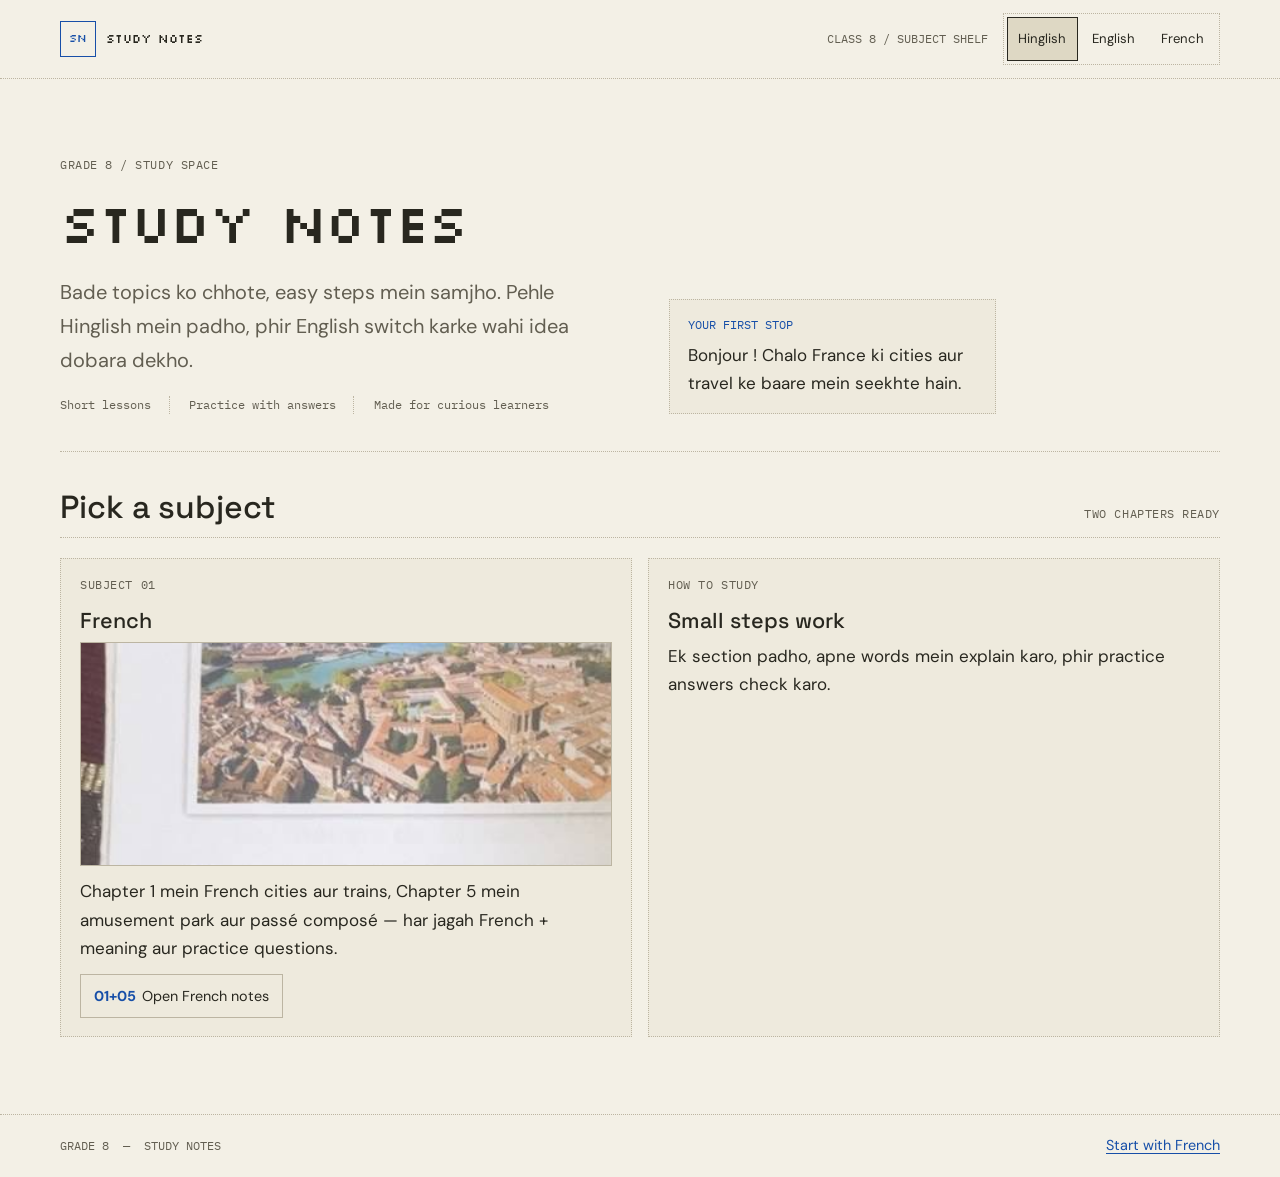
<file: index.html>
<!doctype html>
<html lang="hi-Latn">
<head>
  <meta charset="utf-8">
  <meta name="viewport" content="width=device-width, initial-scale=1">
  <meta name="theme-color" content="#f3f0e6">
  <meta name="description" content="Simple Grade 8 study notes in Hinglish, English and French, with French cities and amusement park chapters.">
  <title>Study Notes — Learn one idea at a time</title>
  <link rel="preconnect" href="https://fonts.googleapis.com">
  <link rel="preconnect" href="https://fonts.gstatic.com" crossorigin>
  <link href="https://fonts.googleapis.com/css2?family=DM+Sans:wght@400;500;600;700&amp;family=IBM+Plex+Mono:wght@400;500;600&amp;family=Silkscreen:wght@400;700&amp;family=Space+Grotesk:wght@400;500;600;700&amp;display=swap" rel="stylesheet">
  <link rel="stylesheet" href="assets/study-notes.css">
  <script src="assets/study-notes.js" defer></script>
</head>
<body>
  <a class="skip-link" href="#main">Seedha notes par jao</a>
  <header class="site-header">
    <a class="brand" href="index.html" aria-label="Study Notes home">
      <span class="brand-mark" aria-hidden="true">SN</span>
      <span>STUDY NOTES</span>
    </a>
    <div class="header-tools">
      <span class="header-context">CLASS 8 / SUBJECT SHELF</span>
      <div class="language-switch" role="group" aria-label="Notes language">
        <button class="language-button" type="button" data-set-language="hinglish" aria-pressed="true">Hinglish</button>
        <button class="language-button" type="button" data-set-language="english" aria-pressed="false">English</button>
        <button class="language-button" type="button" data-set-language="french" aria-pressed="false">French</button>
      </div>
      <span class="language-status" data-language-status aria-live="polite"></span>
    </div>
  </header>

  <main class="page-shell" id="main">
    <section class="title-block">
      <div class="hero-grid">
        <div>
          <p class="eyebrow">GRADE 8 / STUDY SPACE</p>
          <h1 class="page-title page-title--display">STUDY NOTES</h1>
          <div data-language-content="hinglish">
            <p class="page-intro">Bade topics ko chhote, easy steps mein samjho. Pehle Hinglish mein padho, phir English switch karke wahi idea dobara dekho.</p>
          </div>
          <div data-language-content="english" hidden>
            <p class="page-intro">Understand big topics in small, easy steps. Read in English, or switch to Hinglish and review the same idea again.</p>
          </div>
          <div data-language-content="french" hidden>
            <p class="page-intro" lang="fr">Comprends les grands sujets en petites étapes. Lis en français et compare avec l’anglais ou le hinglish.</p>
          </div>
          <div class="subject-meta">
            <span>Short lessons</span>
            <span>Practice with answers</span>
            <span>Made for curious learners</span>
          </div>
        </div>
        <aside class="hero-aside">
          <span class="meta-label">YOUR FIRST STOP</span>
          <div data-language-content="hinglish"><p><span lang="fr">Bonjour !</span> Chalo France ki cities aur travel ke baare mein seekhte hain.</p></div>
          <div data-language-content="english" hidden><p><span lang="fr">Bonjour !</span> Let’s explore French cities and travel.</p></div>
          <div data-language-content="french" hidden><p lang="fr"><span lang="fr">Bonjour !</span> Découvrons les villes françaises et les moyens de transport.</p></div>
        </aside>
      </div>
    </section>

    <div class="glyph-rule" aria-hidden="true"></div>

    <section aria-labelledby="subjects-title">
      <div class="section-heading-row">
        <h2 id="subjects-title">Pick a subject</h2>
        <p class="section-kicker">TWO CHAPTERS READY</p>
      </div>

      <div class="shelf-grid">
        <article class="shelf-card">
          <p class="section-kicker">SUBJECT 01</p>
          <h3>French</h3>
          <img class="card-thumb" src="assets/images/toulouse.jpg" width="421" height="177" loading="lazy" decoding="async" alt="Toulouse photo: pink-brick rooftops (la Ville Rose)">
          <div data-language-content="hinglish">
            <p>Chapter 1 mein French cities aur trains, Chapter 5 mein amusement park aur passé composé — har jagah French + meaning aur practice questions.</p>
          </div>
          <div data-language-content="english" hidden>
            <p>Chapter 1 covers French cities and trains; Chapter 5 covers the amusement park and passé composé — with French plus meanings and practice questions.</p>
          </div>
          <div data-language-content="french" hidden>
            <p lang="fr">Chapitre 1 : les villes et les trains. Chapitre 5 : le parc et le passé composé, avec des phrases modèles et des exercices.</p>
          </div>
          <a class="pill-link" href="french/index.html"><strong>01+05</strong> Open French notes</a>
        </article>
        <aside class="shelf-card">
          <p class="section-kicker">HOW TO STUDY</p>
          <h3>Small steps work</h3>
          <div data-language-content="hinglish">
            <p>Ek section padho, apne words mein explain karo, phir practice answers check karo.</p>
          </div>
          <div data-language-content="english" hidden>
            <p>Read one section, explain it in your own words, and then check your practice answers.</p>
          </div>
          <div data-language-content="french" hidden>
            <p lang="fr">Lis une section, explique-la avec tes propres mots, puis vérifie les réponses.</p>
          </div>
        </aside>
      </div>
    </section>
  </main>

  <footer class="site-footer">
    <span>GRADE 8 &nbsp;—&nbsp; STUDY NOTES</span>
    <a href="french/index.html">Start with French</a>
  </footer>
</body>
</html>
</file>
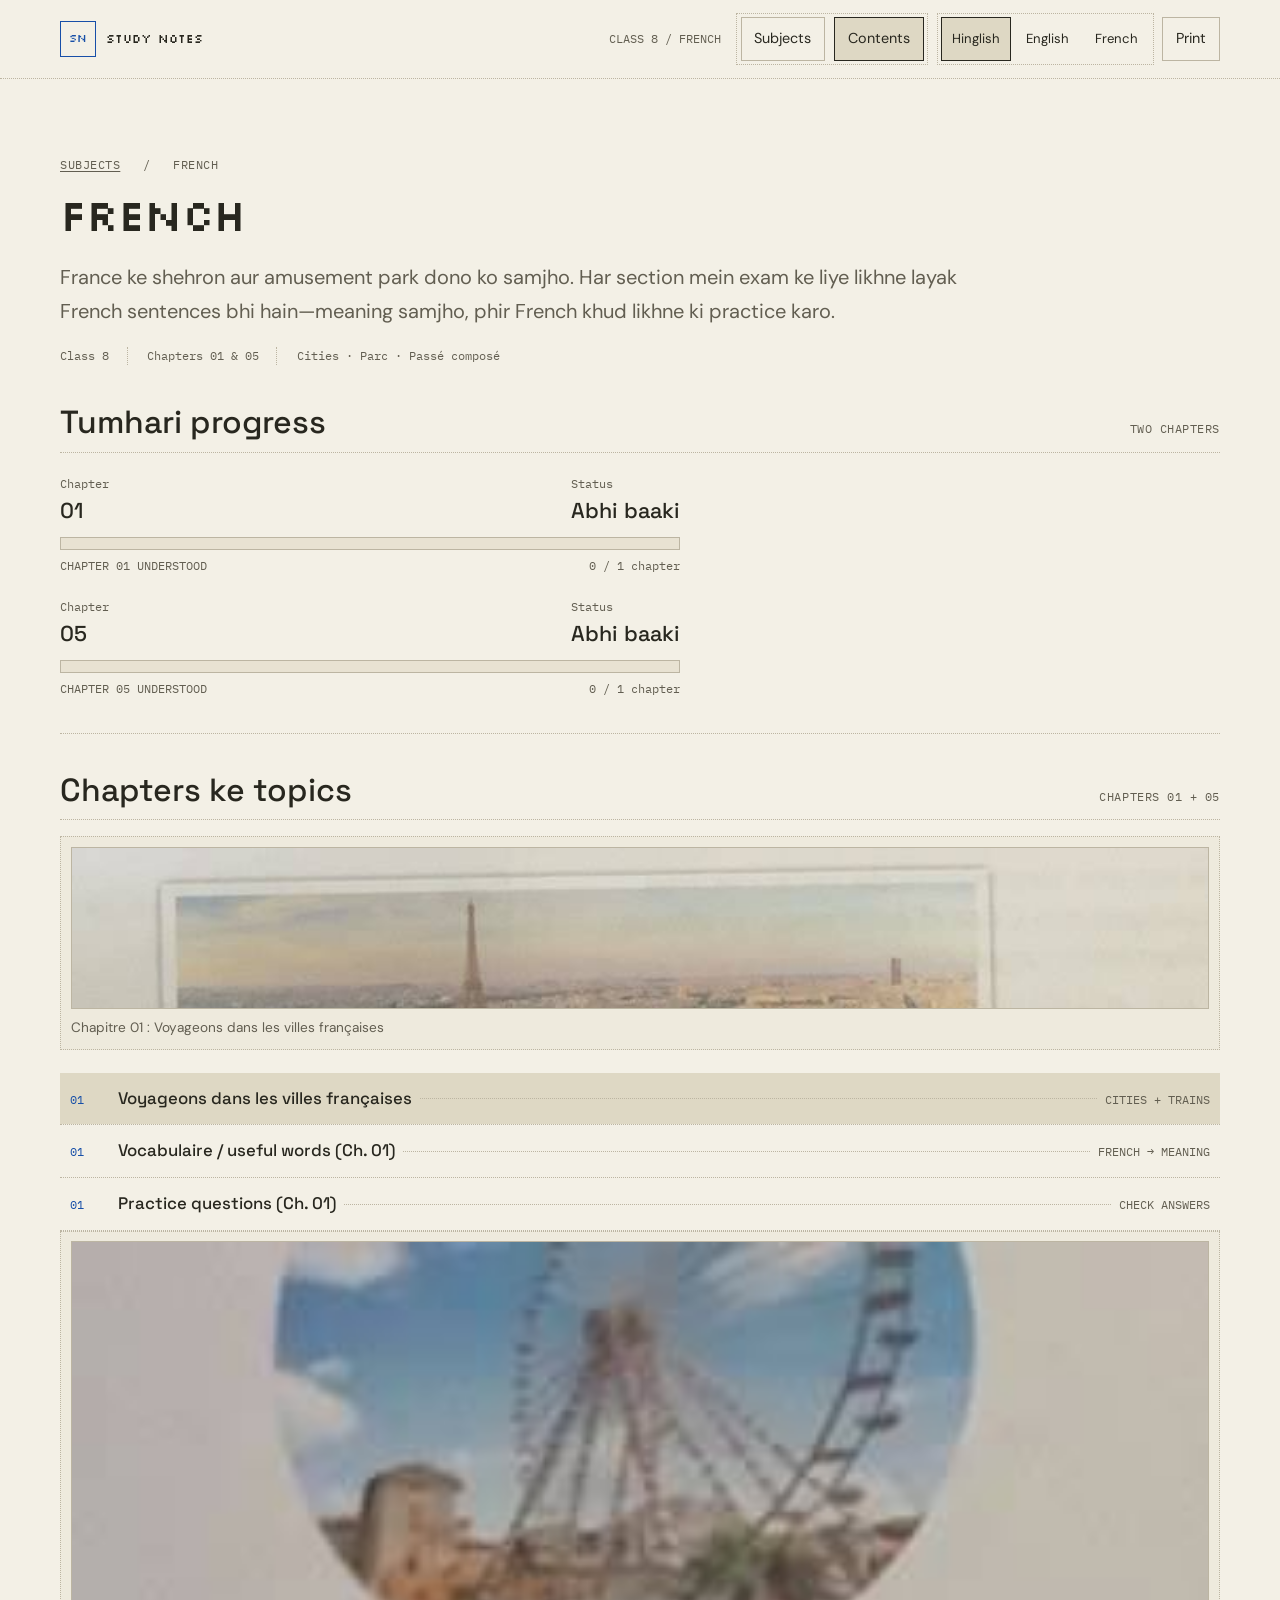
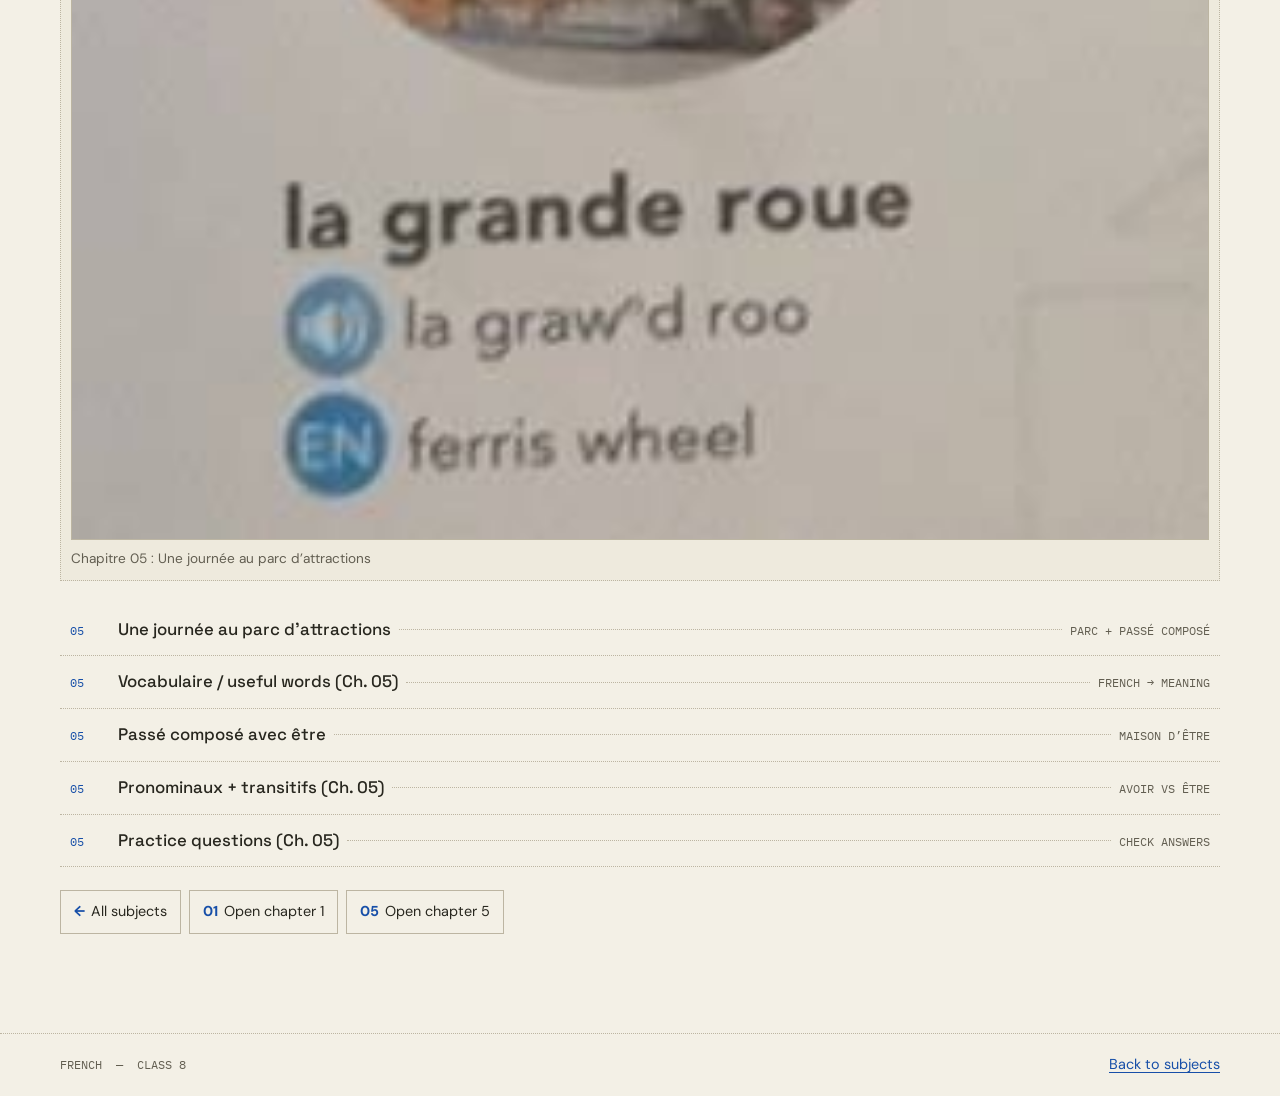
<file: french/index.html>
<!doctype html>
<html lang="hi-Latn">
<head>
  <meta charset="utf-8">
  <meta name="viewport" content="width=device-width, initial-scale=1">
  <meta name="theme-color" content="#f3f0e6">
  <meta name="description" content="Grade 8 French notes: cities and transport, amusement park and passe compose, vocabulary and practice in simple Hinglish and English with French to write.">
  <title>French — Study Notes</title>
  <link rel="preconnect" href="https://fonts.googleapis.com">
  <link rel="preconnect" href="https://fonts.gstatic.com" crossorigin>
  <link href="https://fonts.googleapis.com/css2?family=DM+Sans:wght@400;500;600;700&amp;family=IBM+Plex+Mono:wght@400;500;600&amp;family=Silkscreen:wght@400;700&amp;family=Space+Grotesk:wght@400;500;600;700&amp;display=swap" rel="stylesheet">
  <link rel="stylesheet" href="../assets/study-notes.css">
  <script src="../assets/study-notes.js" defer></script>
</head>
<body>
  <a class="skip-link" href="#main">Seedha French notes par jao</a>
  <header class="site-header">
    <a class="brand" href="../index.html" aria-label="Study Notes home">
      <span class="brand-mark" aria-hidden="true">SN</span>
      <span>STUDY NOTES</span>
    </a>
    <div class="header-tools">
      <span class="header-context">CLASS 8 / FRENCH</span>
      <nav class="tab-list" aria-label="French subject navigation">
        <a class="tab" href="../index.html">Subjects</a>
        <a class="tab" href="#contents" aria-current="page">Contents</a>
      </nav>
      <div class="language-switch" role="group" aria-label="Notes language">
        <button class="language-button" type="button" data-set-language="hinglish" aria-pressed="true">Hinglish</button>
        <button class="language-button" type="button" data-set-language="english" aria-pressed="false">English</button>
        <button class="language-button" type="button" data-set-language="french" aria-pressed="false">French</button>
      </div>
      <button class="print-action" type="button" data-print>Print</button>
      <span class="language-status" data-language-status aria-live="polite"></span>
    </div>
  </header>

  <main class="page-shell" id="main">
    <header class="title-block">
      <p class="eyebrow"><a href="../index.html">SUBJECTS</a> &nbsp; / &nbsp; FRENCH</p>
      <h1 class="page-title">French</h1>
      <div data-language-content="hinglish">
        <p class="page-intro">France ke shehron aur amusement park dono ko samjho. Har section mein exam ke liye likhne layak French sentences bhi hain—meaning samjho, phir French khud likhne ki practice karo.</p>
      </div>
      <div data-language-content="english" hidden>
        <p class="page-intro">Explore French cities and a day at the amusement park. Each section also includes French sentences to practise for the exam.</p>
      </div>
      <div data-language-content="french" hidden>
        <p class="page-intro" lang="fr">Découvre les villes françaises et une journée au parc d’attractions. Chaque partie propose aussi des phrases modèles pour l’examen.</p>
      </div>
      <div class="subject-meta">
        <span>Class 8</span>
        <span>Chapters 01 &amp; 05</span>
        <span>Cities · Parc · Passé composé</span>
      </div>
    </header>

    <section id="progress" aria-labelledby="progress-heading">
      <div class="section-heading-row">
        <h2 id="progress-heading"><span data-language-content="hinglish">Tumhari progress</span><span data-language-content="english" hidden>Your progress</span><span data-language-content="french" lang="fr" hidden>Ta progression</span></h2>
        <p class="section-kicker">TWO CHAPTERS</p>
      </div>
      <div class="progress-block">
        <div class="progress-stats">
          <div class="progress-stat">
            <span class="meta-label">Chapter</span>
            <strong>01</strong>
          </div>
          <div class="progress-stat">
            <span class="meta-label">Status</span>
            <div data-language-content="hinglish" data-progress-state="incomplete" data-chapter-key="french-chapter-01-complete"><strong>Abhi baaki</strong></div>
            <div data-language-content="english" data-progress-state="incomplete" data-chapter-key="french-chapter-01-complete" hidden><strong>Not complete</strong></div>
            <div data-language-content="hinglish" data-progress-state="complete" data-chapter-key="french-chapter-01-complete" hidden><strong>Samajh liya!</strong></div>
            <div data-language-content="english" data-progress-state="complete" data-chapter-key="french-chapter-01-complete" hidden><strong>Understood!</strong></div>
            <div lang="fr" data-language-content="french" data-progress-state="incomplete" data-chapter-key="french-chapter-01-complete" hidden><strong>À faire</strong></div>
            <div lang="fr" data-language-content="french" data-progress-state="complete" data-chapter-key="french-chapter-01-complete" hidden><strong>Compris !</strong></div>
          </div>
        </div>
        <div class="progress-track" role="progressbar" aria-label="French chapter 1 completion" aria-valuemin="0" aria-valuemax="1" aria-valuenow="0" aria-valuetext="0 of 1 chapters complete" data-chapter-progress data-chapter-key="french-chapter-01-complete">
          <span data-progress-fill style="--progress: 0%"></span>
        </div>
        <div class="progress-caption">
          <span>CHAPTER 01 UNDERSTOOD</span>
          <span data-language-content="hinglish" data-progress-state="incomplete" data-chapter-key="french-chapter-01-complete">0 / 1 chapter</span>
          <span data-language-content="english" data-progress-state="incomplete" data-chapter-key="french-chapter-01-complete" hidden>0 / 1 chapter</span>
          <span data-language-content="hinglish" data-progress-state="complete" data-chapter-key="french-chapter-01-complete" hidden>1 / 1 chapter</span>
          <span data-language-content="english" data-progress-state="complete" data-chapter-key="french-chapter-01-complete" hidden>1 / 1 chapter</span>
          <span lang="fr" data-language-content="french" data-progress-state="incomplete" data-chapter-key="french-chapter-01-complete" hidden>0 / 1 chapitre</span>
          <span lang="fr" data-language-content="french" data-progress-state="complete" data-chapter-key="french-chapter-01-complete" hidden>1 / 1 chapitre</span>
        </div>
      </div>
      <div class="progress-block">
        <div class="progress-stats">
          <div class="progress-stat">
            <span class="meta-label">Chapter</span>
            <strong>05</strong>
          </div>
          <div class="progress-stat">
            <span class="meta-label">Status</span>
            <div data-language-content="hinglish" data-progress-state="incomplete" data-chapter-key="french-chapter-05-complete"><strong>Abhi baaki</strong></div>
            <div data-language-content="english" data-progress-state="incomplete" data-chapter-key="french-chapter-05-complete" hidden><strong>Not complete</strong></div>
            <div data-language-content="hinglish" data-progress-state="complete" data-chapter-key="french-chapter-05-complete" hidden><strong>Samajh liya!</strong></div>
            <div data-language-content="english" data-progress-state="complete" data-chapter-key="french-chapter-05-complete" hidden><strong>Understood!</strong></div>
            <div lang="fr" data-language-content="french" data-progress-state="incomplete" data-chapter-key="french-chapter-05-complete" hidden><strong>À faire</strong></div>
            <div lang="fr" data-language-content="french" data-progress-state="complete" data-chapter-key="french-chapter-05-complete" hidden><strong>Compris !</strong></div>
          </div>
        </div>
        <div class="progress-track" role="progressbar" aria-label="French chapter 5 completion" aria-valuemin="0" aria-valuemax="1" aria-valuenow="0" aria-valuetext="0 of 1 chapters complete" data-chapter-progress data-chapter-key="french-chapter-05-complete">
          <span data-progress-fill style="--progress: 0%"></span>
        </div>
        <div class="progress-caption">
          <span>CHAPTER 05 UNDERSTOOD</span>
          <span data-language-content="hinglish" data-progress-state="incomplete" data-chapter-key="french-chapter-05-complete">0 / 1 chapter</span>
          <span data-language-content="english" data-progress-state="incomplete" data-chapter-key="french-chapter-05-complete" hidden>0 / 1 chapter</span>
          <span data-language-content="hinglish" data-progress-state="complete" data-chapter-key="french-chapter-05-complete" hidden>1 / 1 chapter</span>
          <span data-language-content="english" data-progress-state="complete" data-chapter-key="french-chapter-05-complete" hidden>1 / 1 chapter</span>
          <span lang="fr" data-language-content="french" data-progress-state="incomplete" data-chapter-key="french-chapter-05-complete" hidden>0 / 1 chapitre</span>
          <span lang="fr" data-language-content="french" data-progress-state="complete" data-chapter-key="french-chapter-05-complete" hidden>1 / 1 chapitre</span>
        </div>
      </div>
    </section>

    <div class="glyph-rule" aria-hidden="true"></div>

    <section id="contents" aria-labelledby="contents-heading">
      <div class="section-heading-row">
        <h2 id="contents-heading"><span data-language-content="hinglish">Chapters ke topics</span><span data-language-content="english" hidden>Chapter contents</span><span data-language-content="french" lang="fr" hidden>Contenu des chapitres</span></h2>
        <p class="section-kicker">CHAPTERS 01 + 05</p>
      </div>

      <figure class="chapter-hero">
        <img src="../assets/images/paris.jpg" width="658" height="93" loading="lazy" decoding="async" alt="Paris photo: Eiffel Tower over the city (la tour Eiffel)">
        <figcaption><span lang="fr">Chapitre 01 : Voyageons dans les villes françaises</span></figcaption>
      </figure>
      <div class="toc-entry toc-entry--current">
        <a href="chapter 1/01-voyageons-dans-les-villes-francaises.html#cities" aria-current="page">
          <span class="entry-number">01</span>
          <span class="entry-title">Voyageons dans les villes françaises</span>
          <span class="entry-leader" aria-hidden="true"></span>
          <span class="entry-meta">CITIES + TRAINS</span>
        </a>
      </div>
      <div class="toc-entry">
        <a href="chapter 1/01-voyageons-dans-les-villes-francaises.html#vocabulary">
          <span class="entry-number">01</span>
          <span class="entry-title">Vocabulaire / useful words (Ch. 01)</span>
          <span class="entry-leader" aria-hidden="true"></span>
          <span class="entry-meta">FRENCH → MEANING</span>
        </a>
      </div>
      <div class="toc-entry">
        <a href="chapter 1/01-voyageons-dans-les-villes-francaises.html#practice">
          <span class="entry-number">01</span>
          <span class="entry-title">Practice questions (Ch. 01)</span>
          <span class="entry-leader" aria-hidden="true"></span>
          <span class="entry-meta">CHECK ANSWERS</span>
        </a>
      </div>
      <figure class="chapter-hero">
        <img src="../assets/images/grande-roue.jpg" width="270" height="213" loading="lazy" decoding="async" alt="Photo: Ferris wheel at the park (la grande roue)">
        <figcaption><span lang="fr">Chapitre 05 : Une journée au parc d’attractions</span></figcaption>
      </figure>
      <div class="toc-entry">
        <a href="chapter 5/05-une-journee-au-parc-d-attractions.html#attractions">
          <span class="entry-number">05</span>
          <span class="entry-title">Une journée au parc d’attractions</span>
          <span class="entry-leader" aria-hidden="true"></span>
          <span class="entry-meta">PARC + PASSÉ COMPOSÉ</span>
        </a>
      </div>
      <div class="toc-entry">
        <a href="chapter 5/05-une-journee-au-parc-d-attractions.html#vocabulary">
          <span class="entry-number">05</span>
          <span class="entry-title">Vocabulaire / useful words (Ch. 05)</span>
          <span class="entry-leader" aria-hidden="true"></span>
          <span class="entry-meta">FRENCH → MEANING</span>
        </a>
      </div>
      <div class="toc-entry">
        <a href="chapter 5/05-une-journee-au-parc-d-attractions.html#etre-passe">
          <span class="entry-number">05</span>
          <span class="entry-title">Passé composé avec être</span>
          <span class="entry-leader" aria-hidden="true"></span>
          <span class="entry-meta">MAISON D’ÊTRE</span>
        </a>
      </div>
      <div class="toc-entry">
        <a href="chapter 5/05-une-journee-au-parc-d-attractions.html#verbes-speciaux">
          <span class="entry-number">05</span>
          <span class="entry-title">Pronominaux + transitifs (Ch. 05)</span>
          <span class="entry-leader" aria-hidden="true"></span>
          <span class="entry-meta">AVOIR VS ÊTRE</span>
        </a>
      </div>
      <div class="toc-entry">
        <a href="chapter 5/05-une-journee-au-parc-d-attractions.html#practice">
          <span class="entry-number">05</span>
          <span class="entry-title">Practice questions (Ch. 05)</span>
          <span class="entry-leader" aria-hidden="true"></span>
          <span class="entry-meta">CHECK ANSWERS</span>
        </a>
      </div>

      <div class="quick-nav-pills">
        <a class="pill-link" href="../index.html"><strong>←</strong> All subjects</a>
        <a class="pill-link" href="chapter 1/01-voyageons-dans-les-villes-francaises.html"><strong>01</strong> Open chapter 1</a>
        <a class="pill-link" href="chapter 5/05-une-journee-au-parc-d-attractions.html"><strong>05</strong> Open chapter 5</a>
      </div>
    </section>
  </main>

  <footer class="site-footer">
    <span>FRENCH &nbsp;—&nbsp; CLASS 8</span>
    <a href="../index.html">Back to subjects</a>
  </footer>
</body>
</html>
</file>
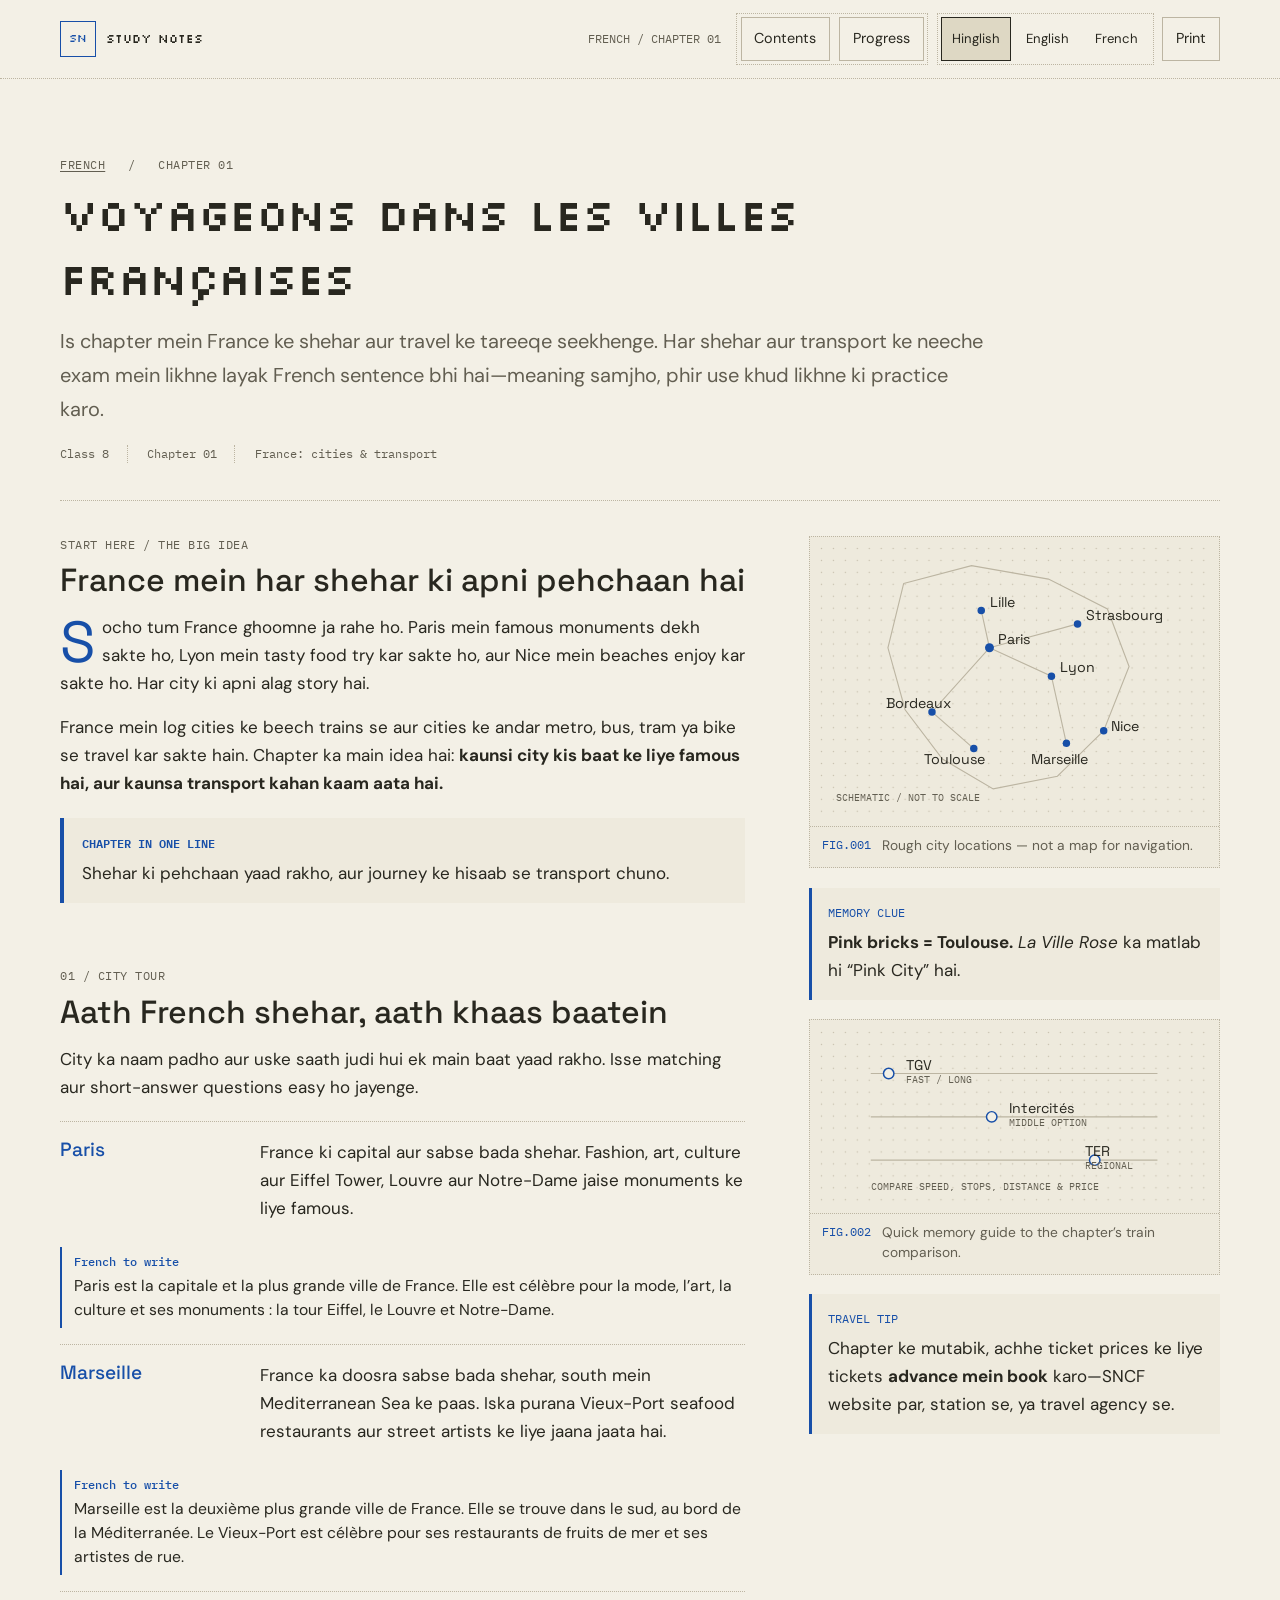
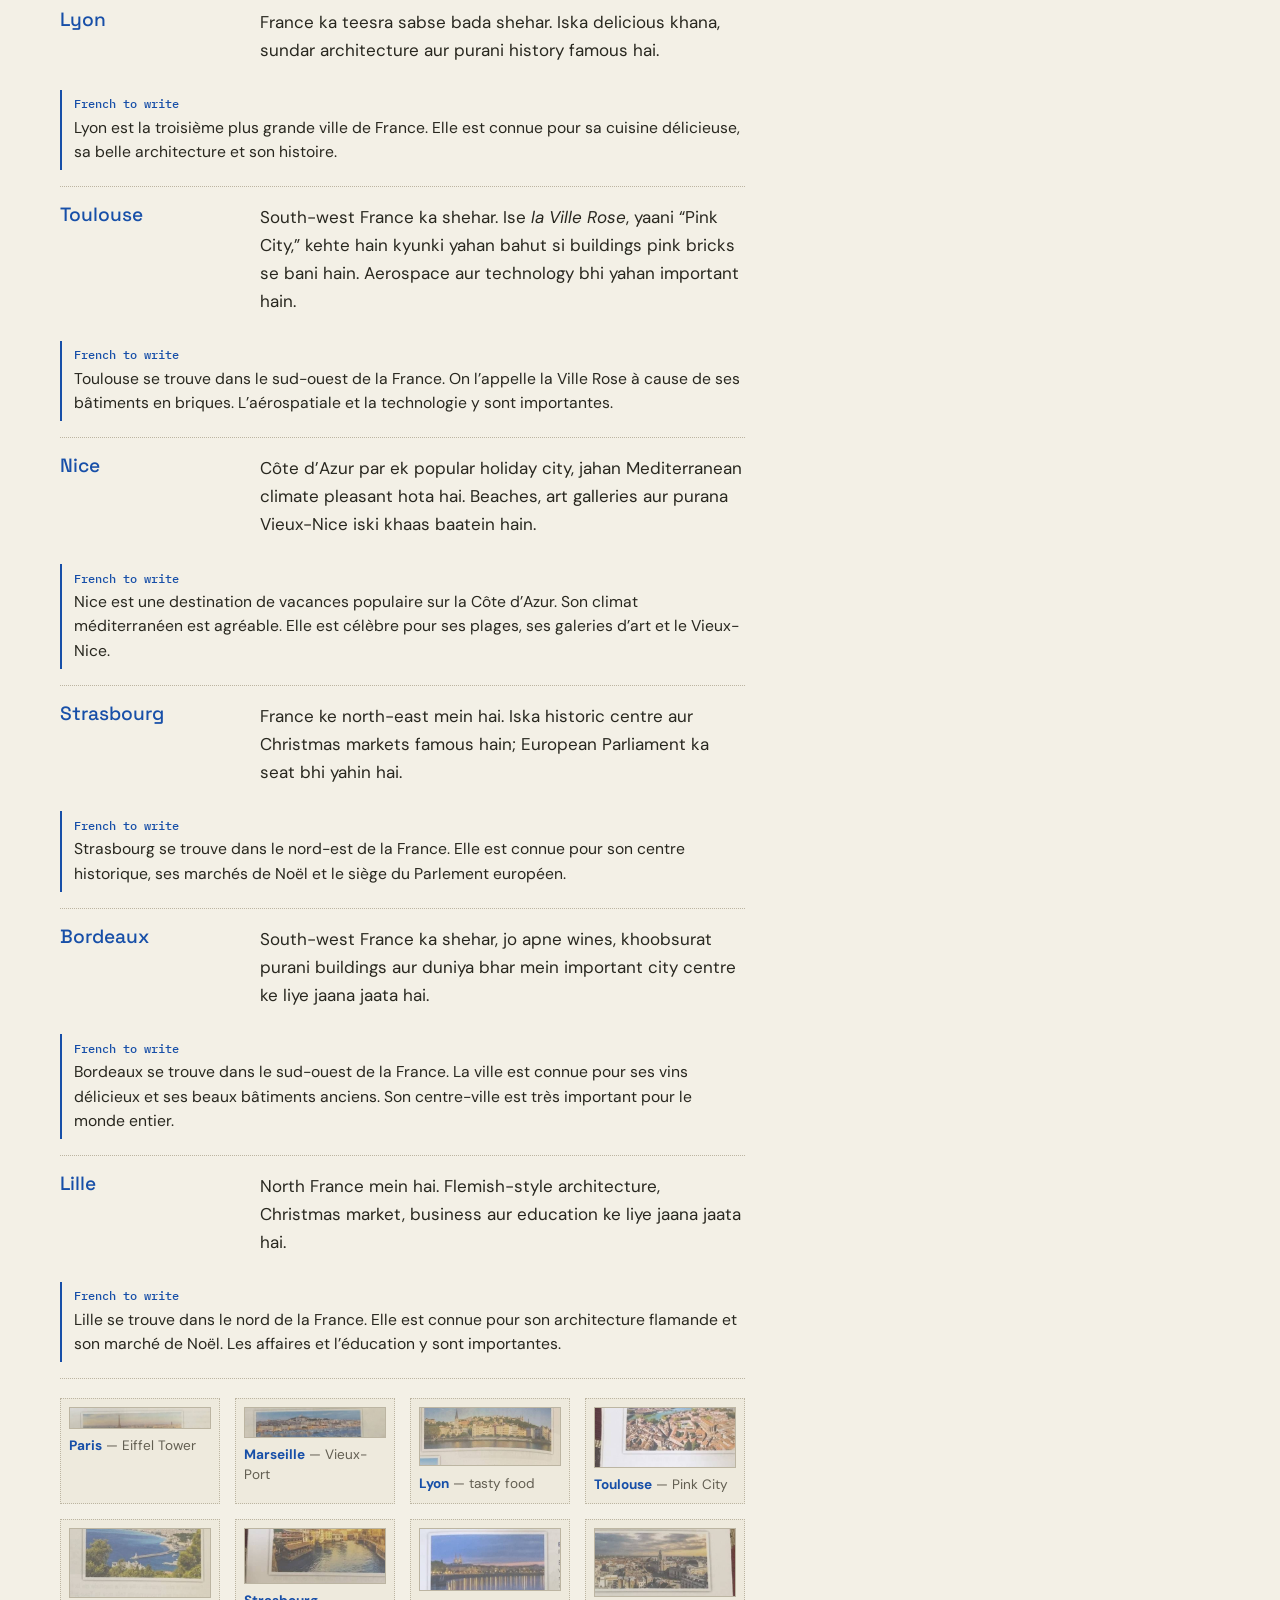
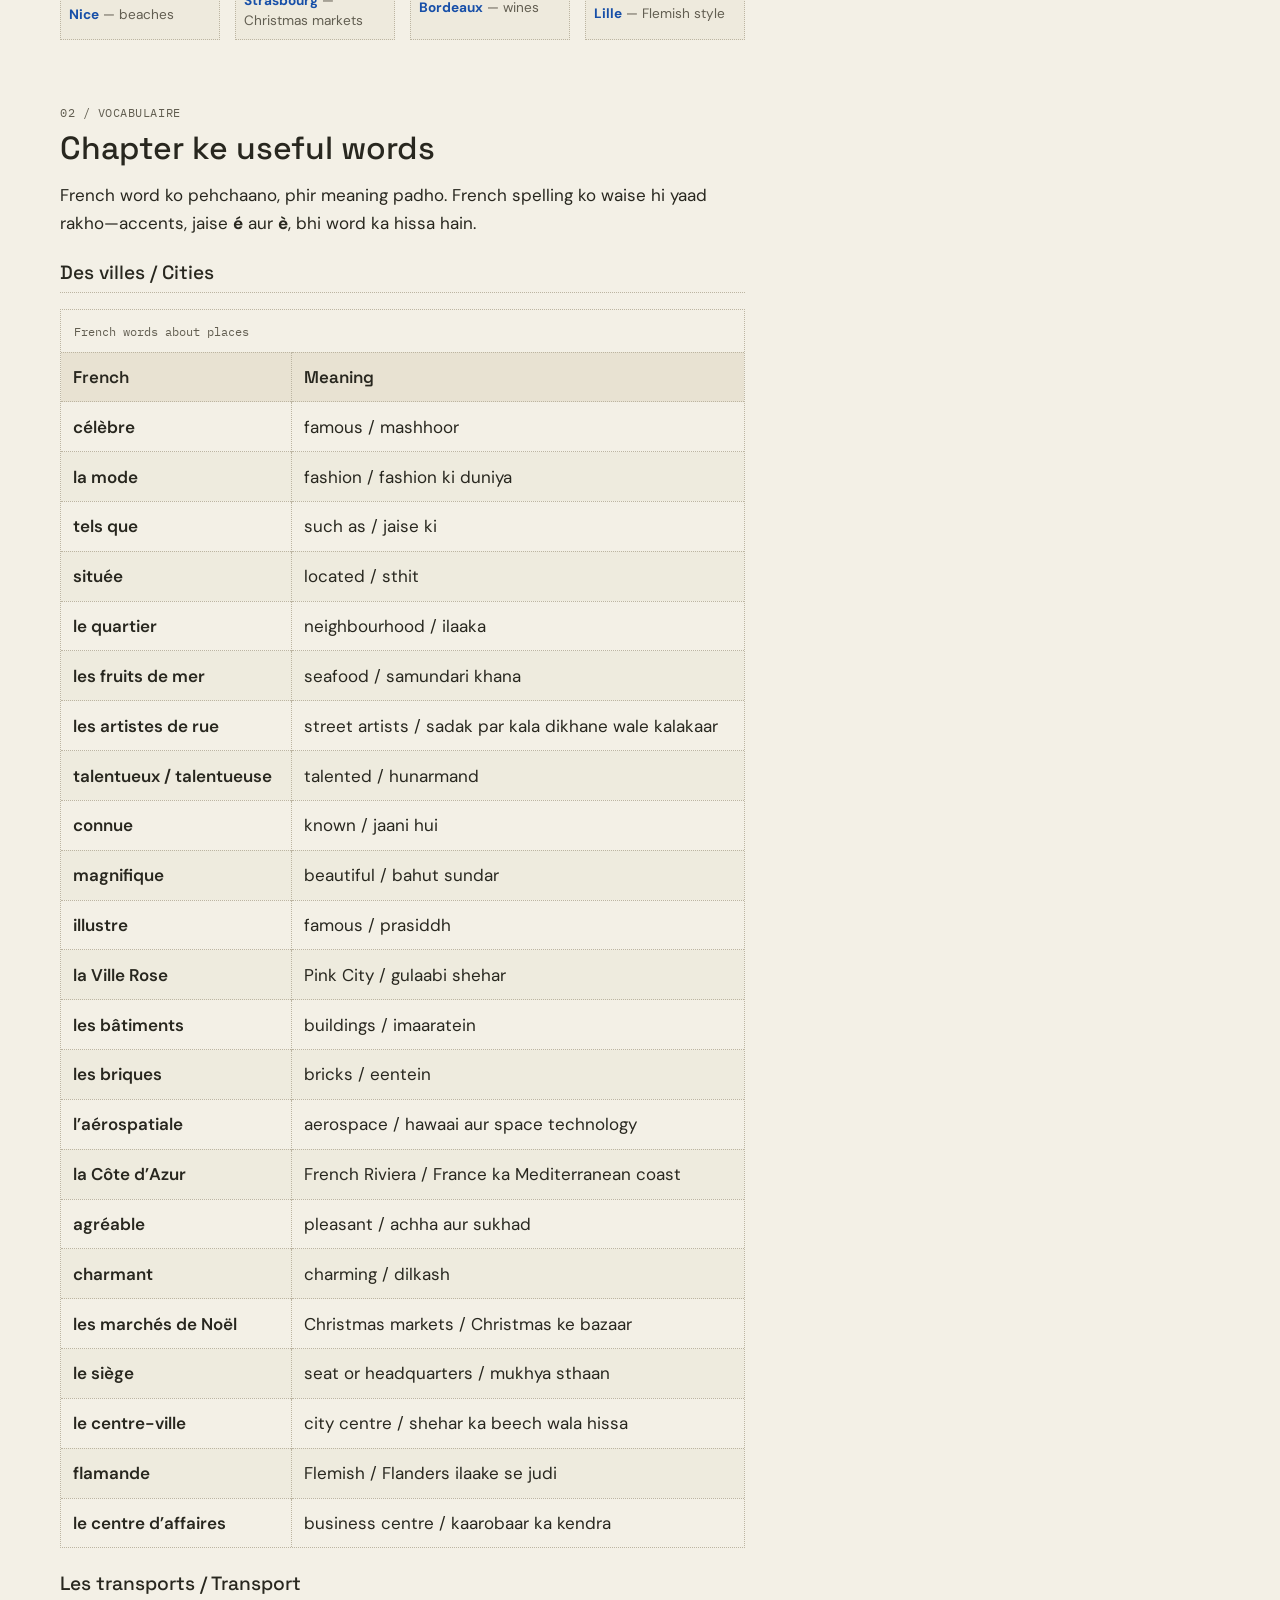
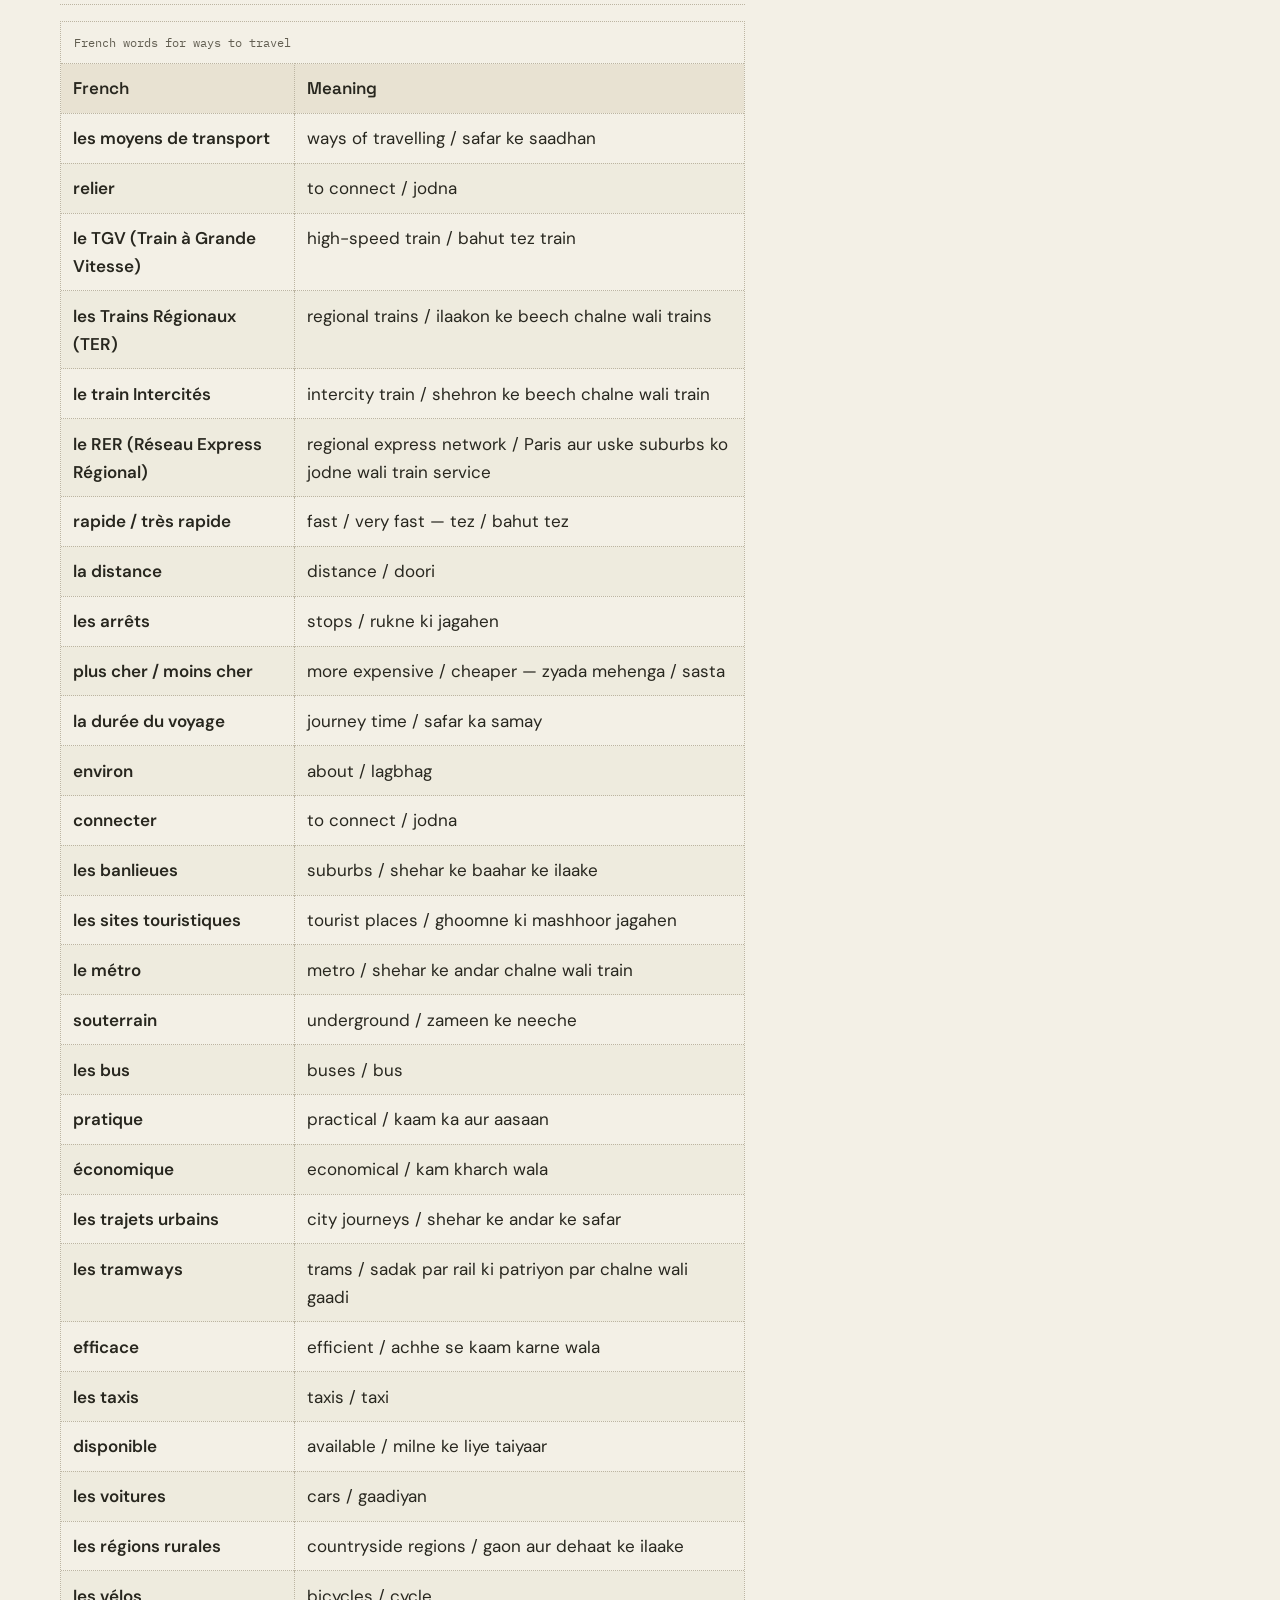
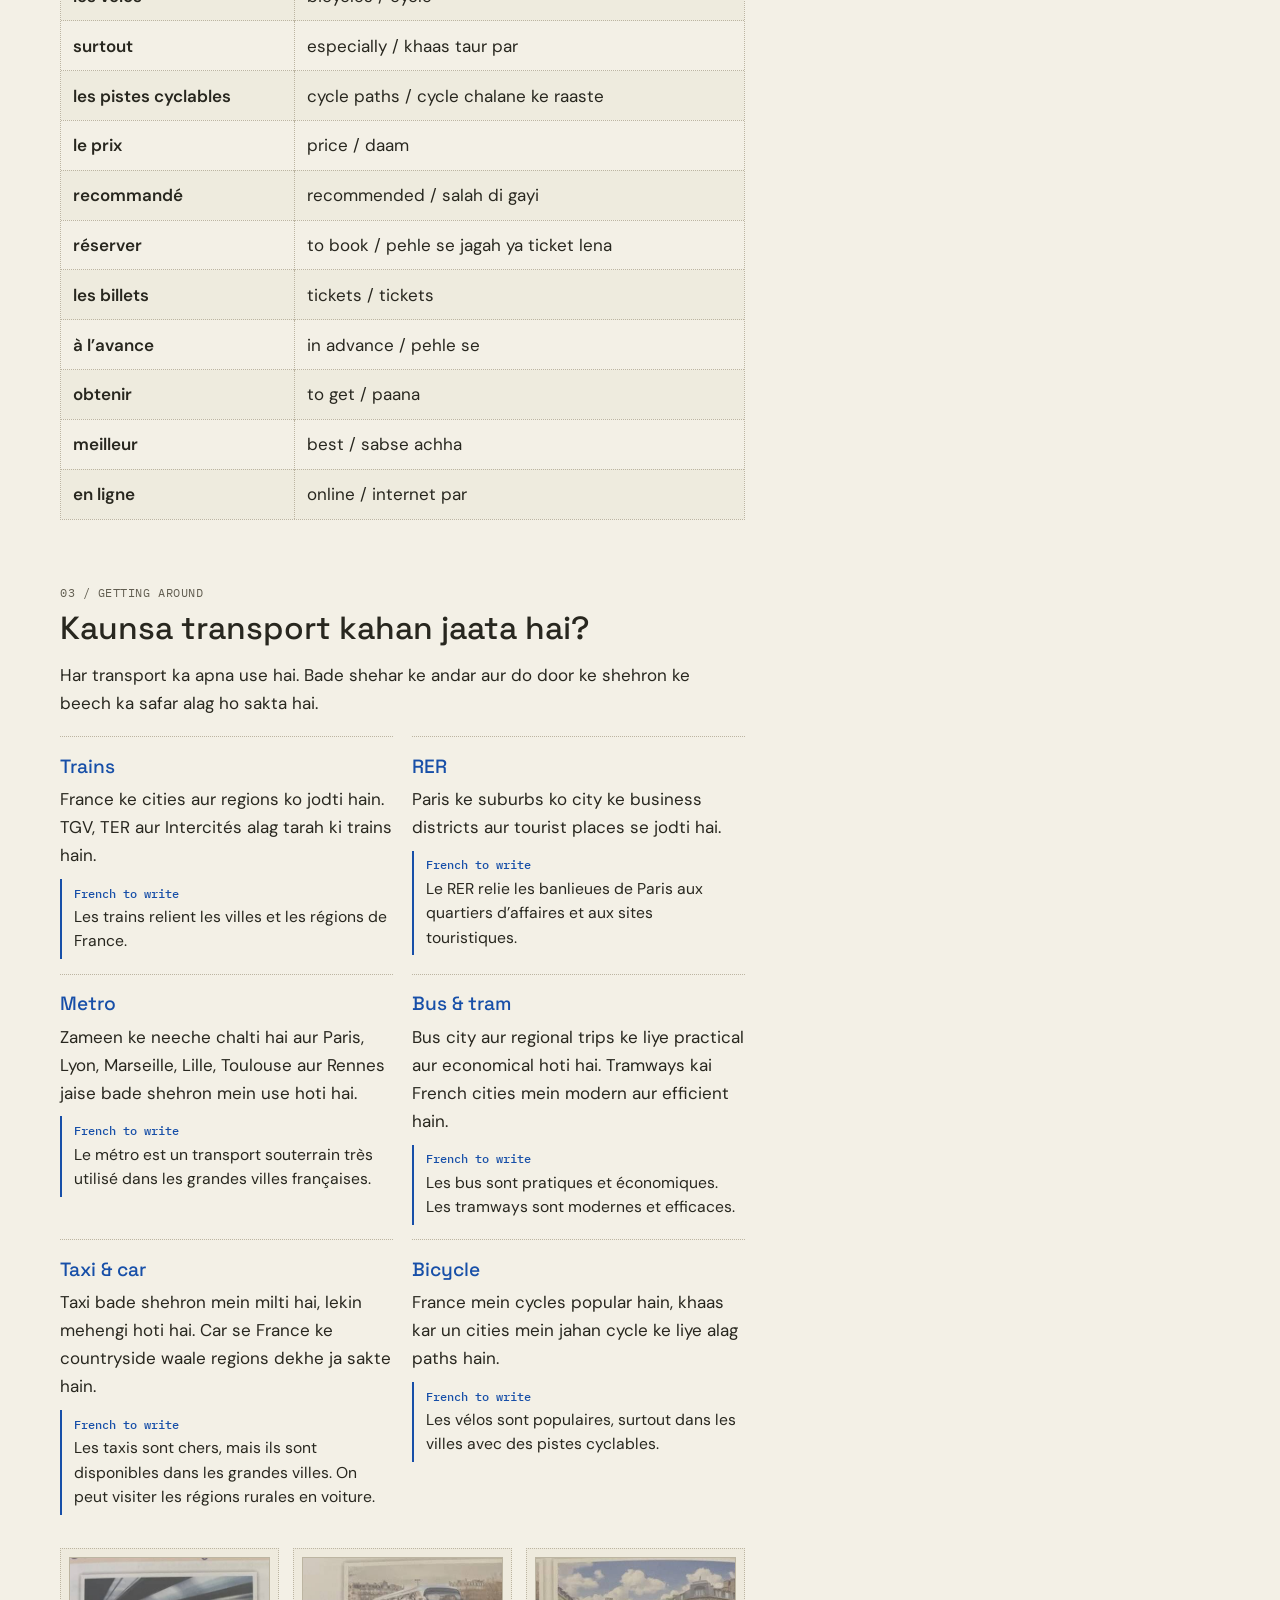
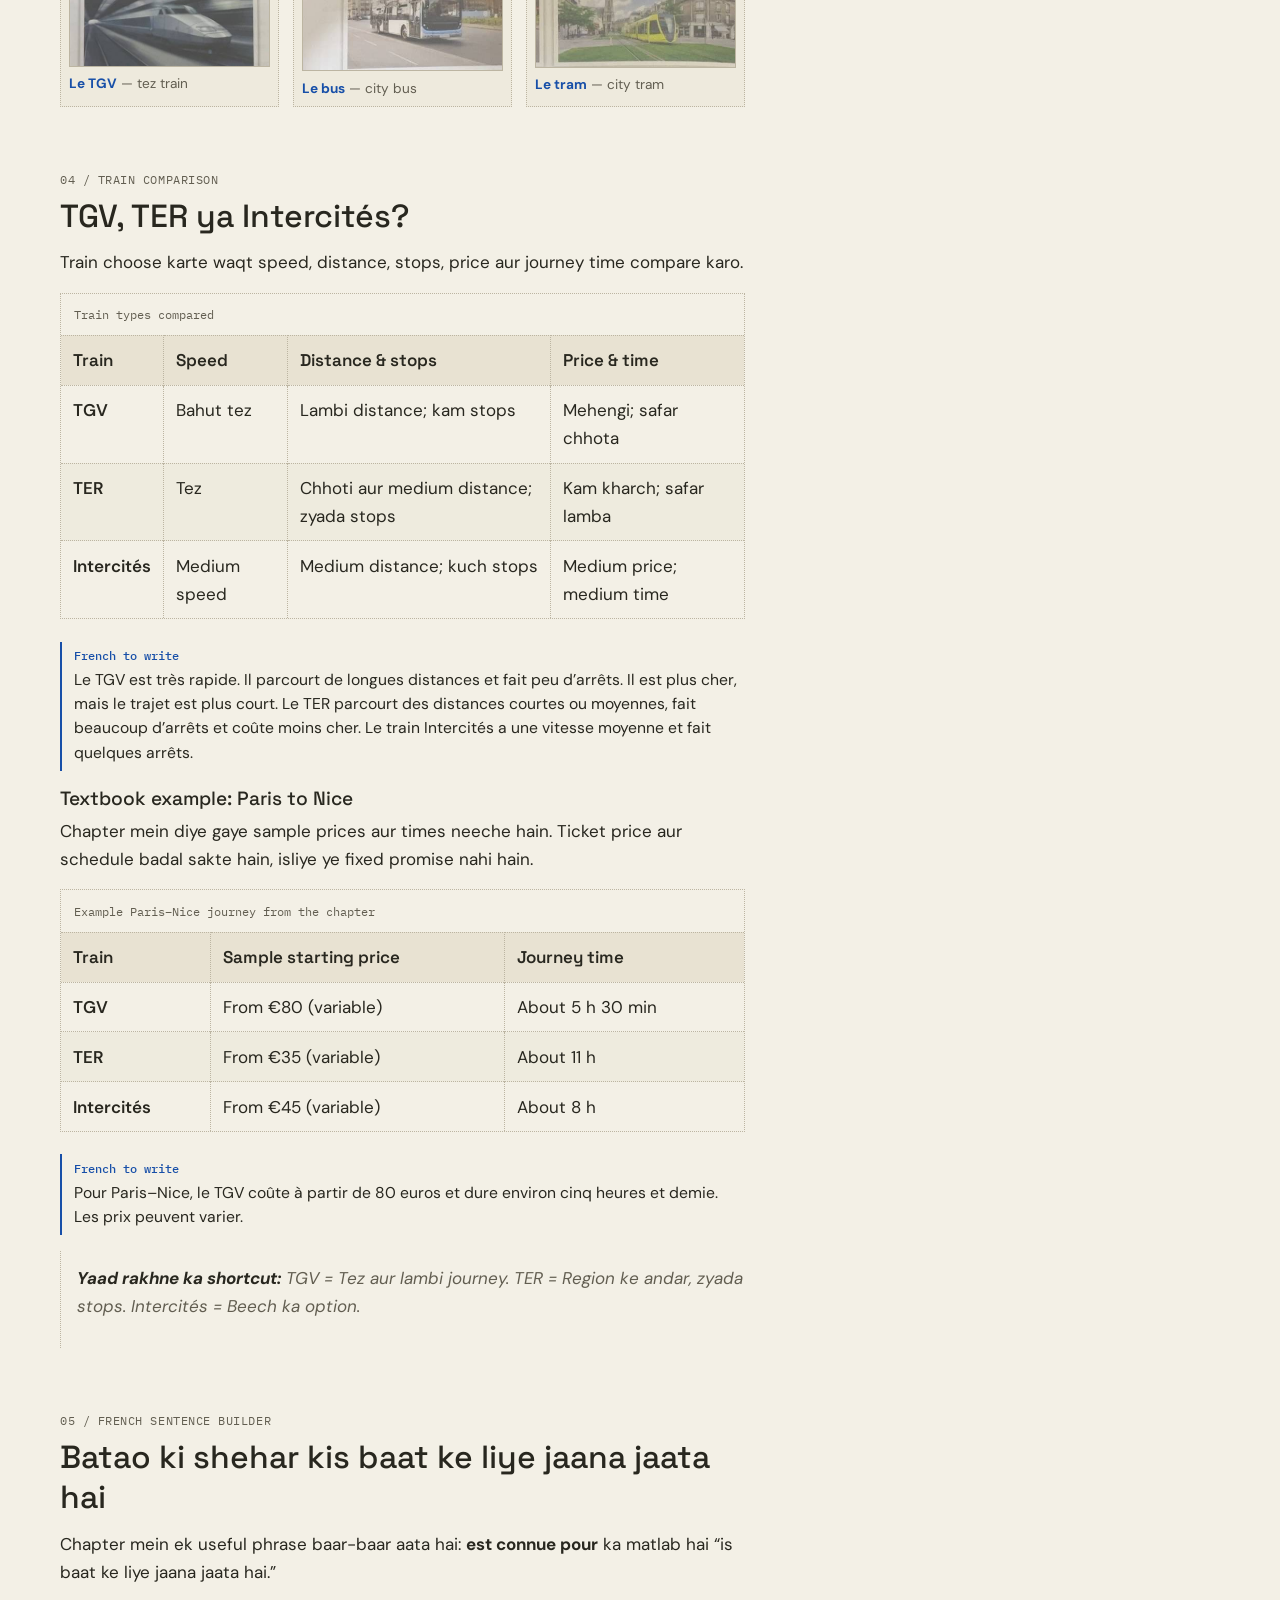
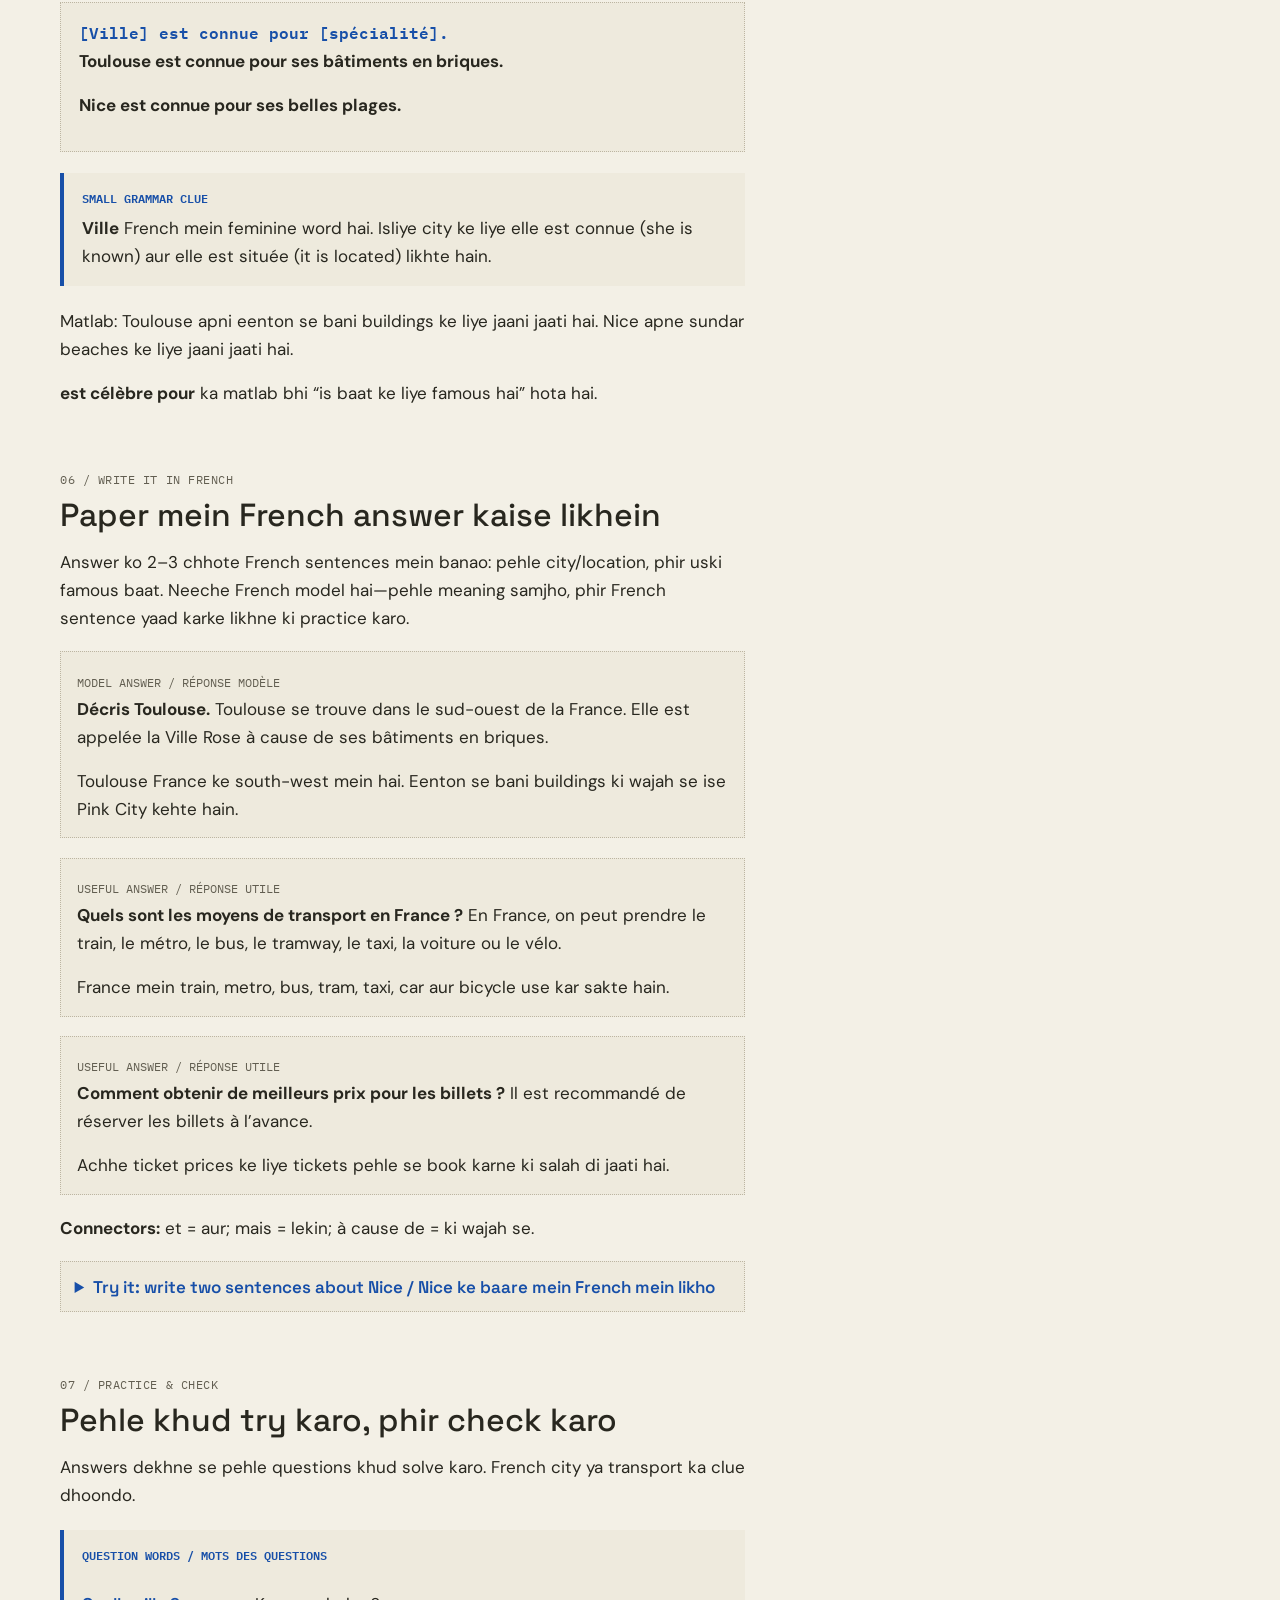
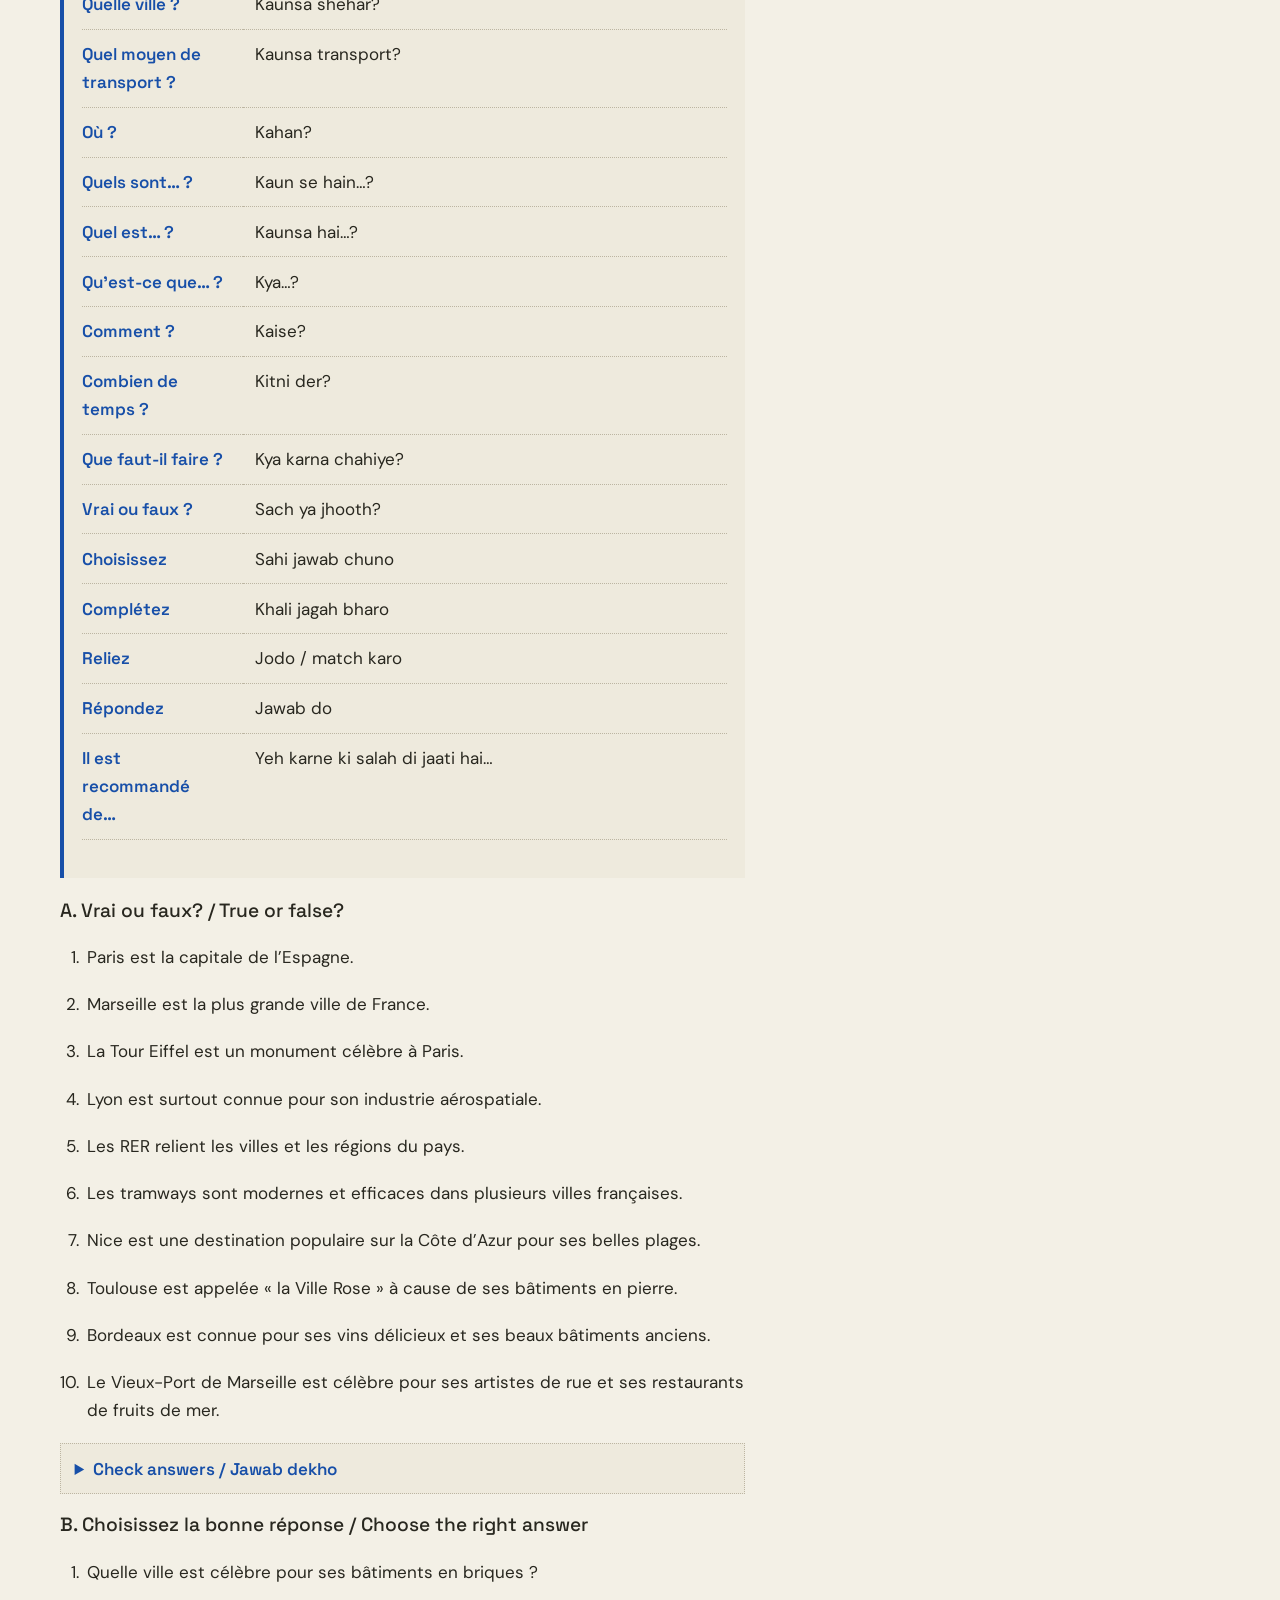
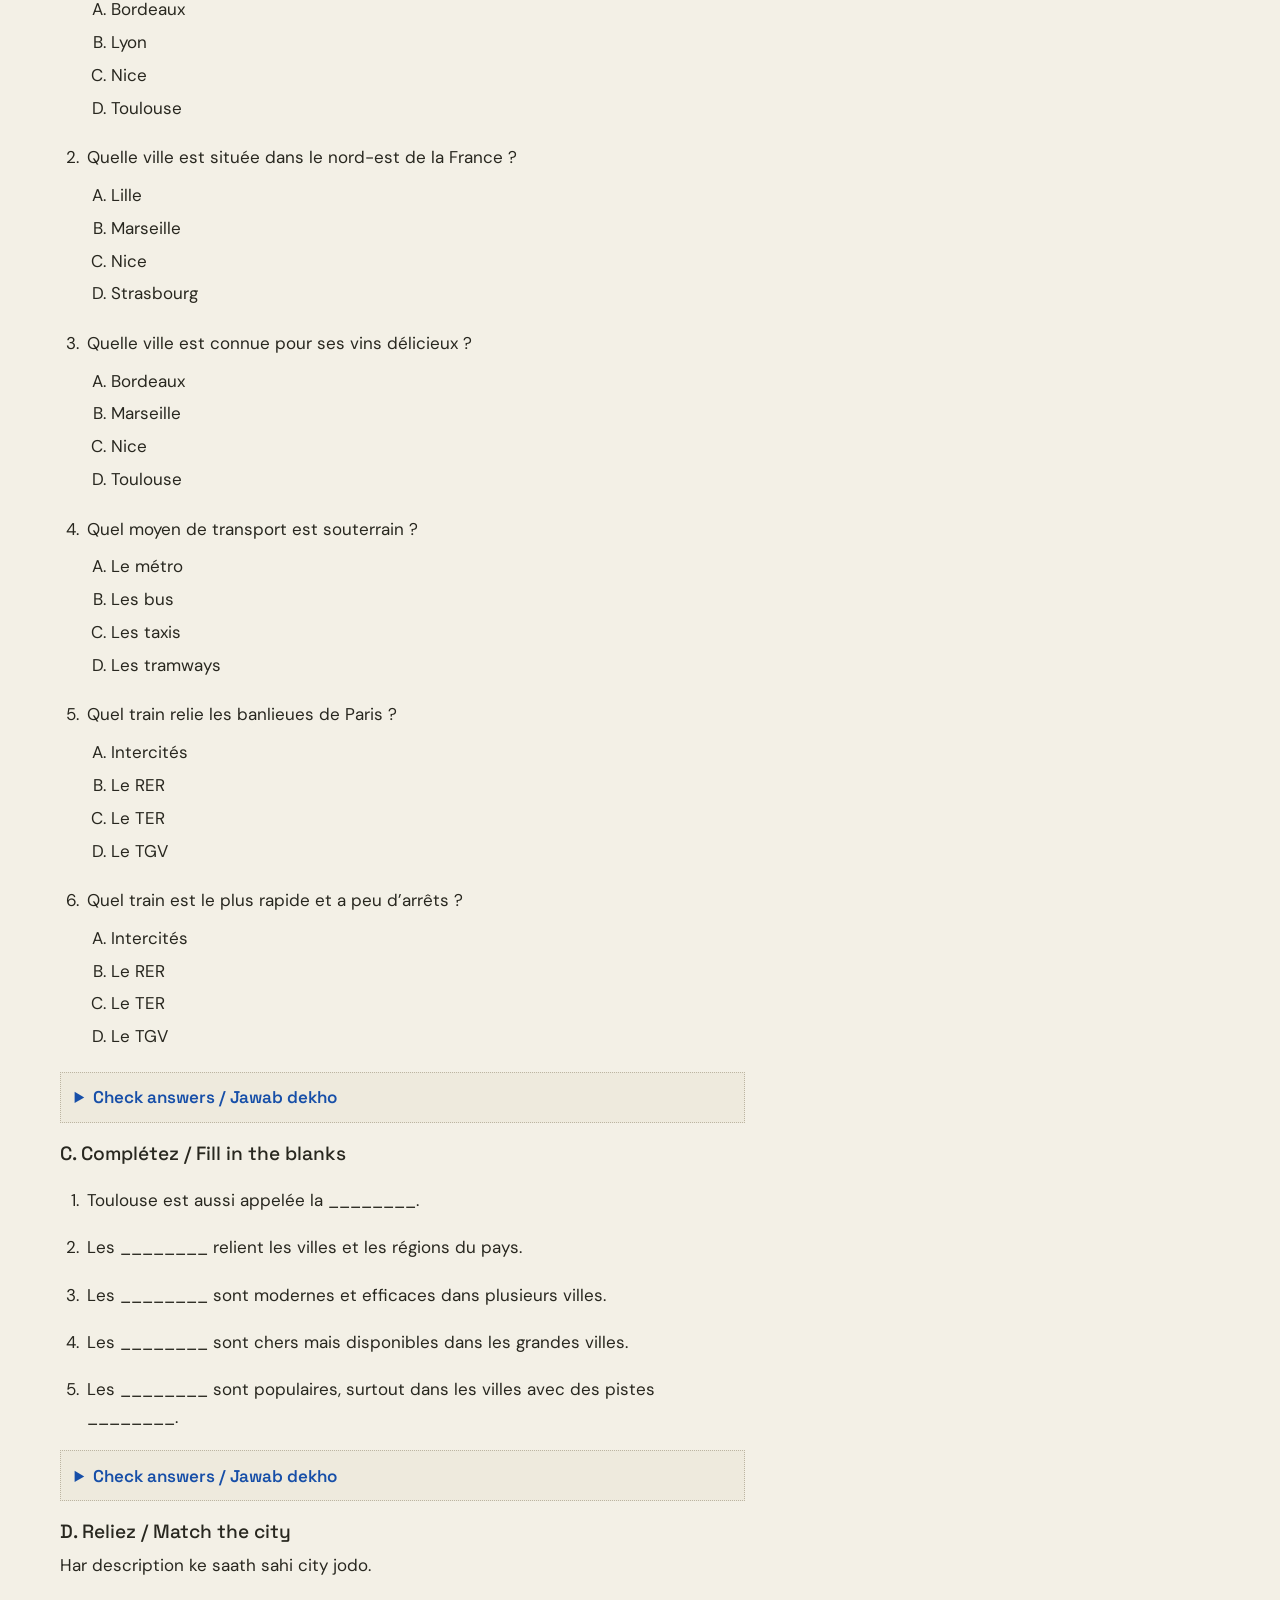
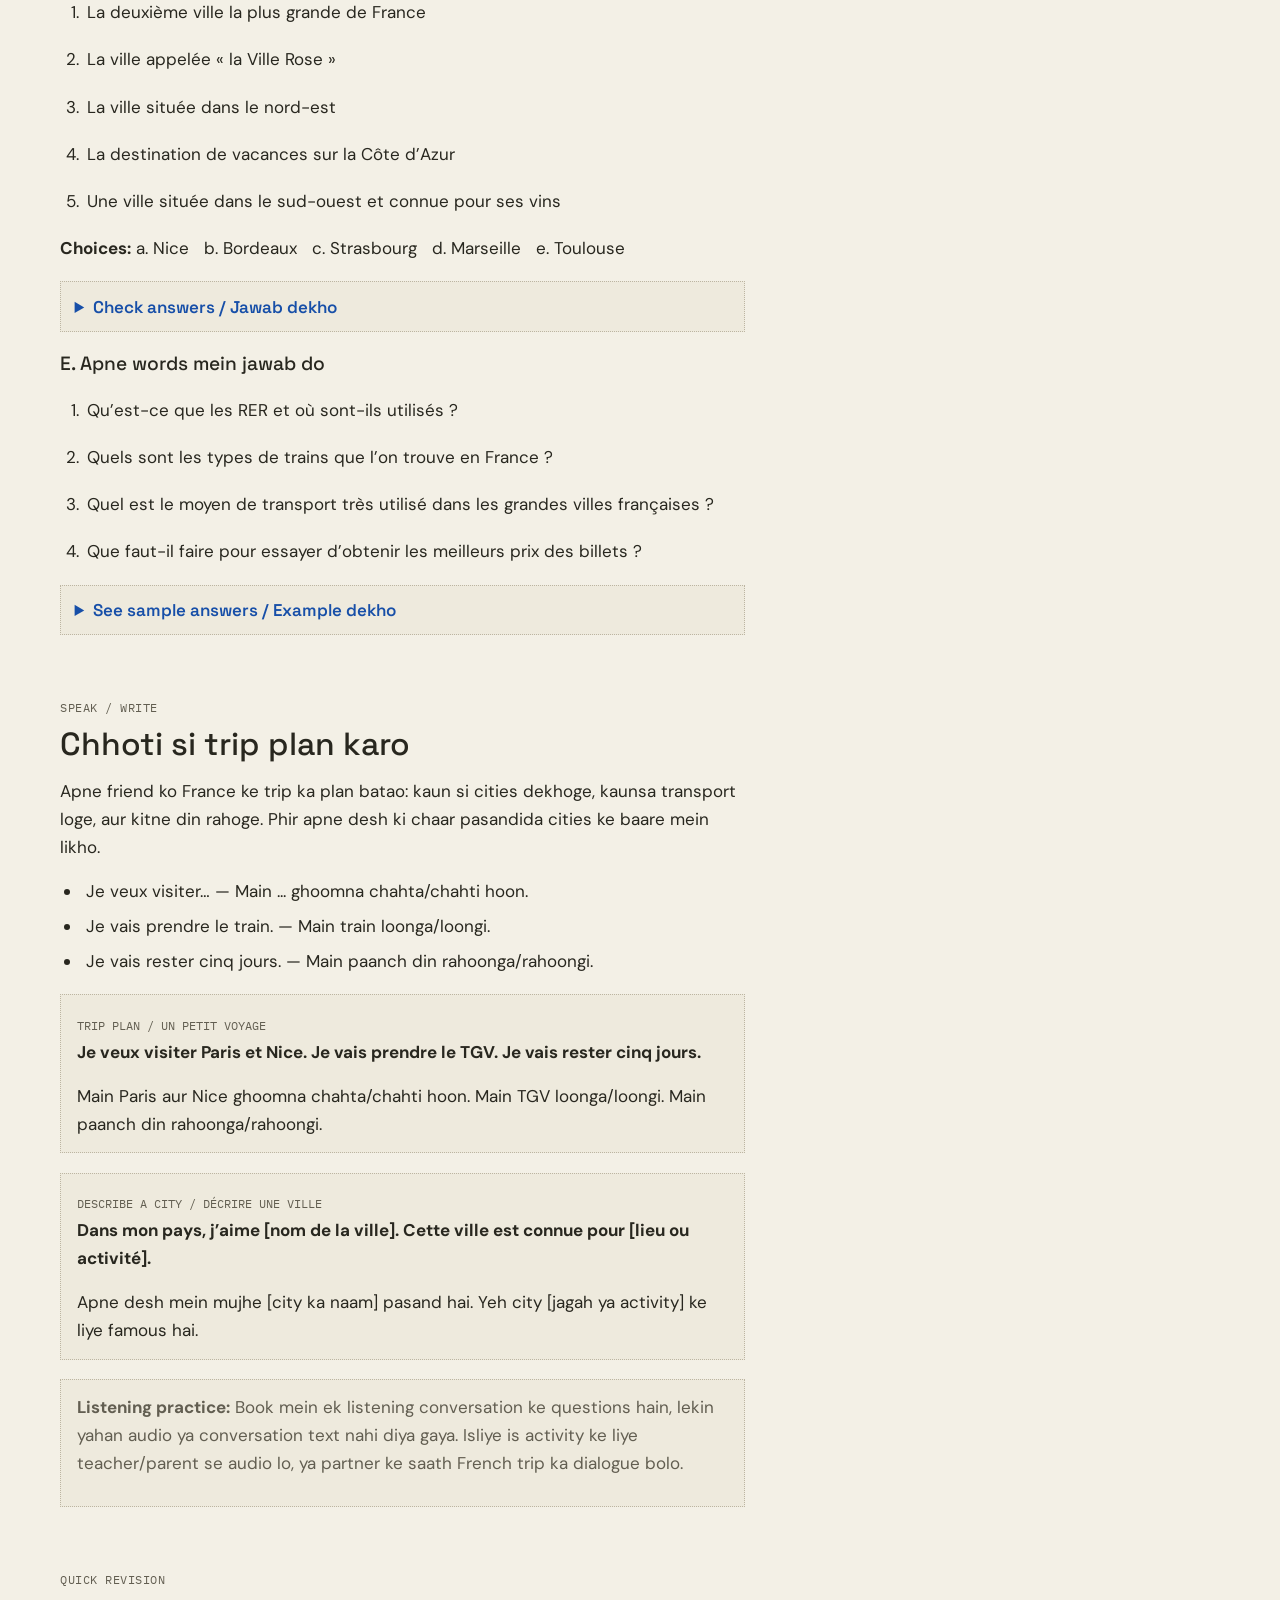
<file: french/chapter 1/01-voyageons-dans-les-villes-francaises.html>
<!doctype html>
<html lang="hi-Latn">
<head>
  <meta charset="utf-8">
  <meta name="viewport" content="width=device-width, initial-scale=1">
  <meta name="theme-color" content="#f3f0e6">
  <meta name="description" content="Chapter 1 French notes: cities, transport, travel vocabulary, train comparisons, and practice in simple Hinglish and English.">
  <title>Voyageons dans les villes françaises — French</title>
  <link rel="preconnect" href="https://fonts.googleapis.com">
  <link rel="preconnect" href="https://fonts.gstatic.com" crossorigin>
  <link href="https://fonts.googleapis.com/css2?family=DM+Sans:wght@400;500;600;700&amp;family=IBM+Plex+Mono:wght@400;500;600&amp;family=Silkscreen:wght@400;700&amp;family=Space+Grotesk:wght@400;500;600;700&amp;display=swap" rel="stylesheet">
  <link rel="stylesheet" href="../../assets/study-notes.css">
  <script src="../../assets/study-notes.js" defer></script>
</head>
<body>
  <a class="skip-link" href="#main">Seedha chapter par jao</a>
  <header class="site-header">
    <a class="brand" href="../index.html" aria-label="Study Notes home">
      <span class="brand-mark" aria-hidden="true">SN</span>
      <span>STUDY NOTES</span>
    </a>
    <div class="header-tools">
      <span class="header-context">FRENCH / CHAPTER 01</span>
      <nav class="tab-list" aria-label="French chapter navigation">
        <a class="tab" href="../index.html#contents">Contents</a>
        <a class="tab" href="../index.html#progress">Progress</a>
      </nav>
      <div class="language-switch" role="group" aria-label="Notes language">
        <button class="language-button" type="button" data-set-language="hinglish" aria-pressed="true">Hinglish</button>
        <button class="language-button" type="button" data-set-language="english" aria-pressed="false">English</button>
        <button class="language-button" type="button" data-set-language="french" aria-pressed="false">French</button>
      </div>
      <button class="print-action" type="button" data-print>Print</button>
      <span class="language-status" data-language-status aria-live="polite"></span>
    </div>
  </header>

  <main class="page-shell" id="main">
    <header class="note-heading">
      <p class="eyebrow"><a href="../index.html">FRENCH</a> &nbsp; / &nbsp; CHAPTER 01</p>
      <h1 class="page-title" lang="fr">Voyageons dans les villes françaises</h1>
      <div data-language-content="hinglish">
        <p class="page-intro">Is chapter mein France ke shehar aur travel ke tareeqe seekhenge. Har shehar aur transport ke neeche exam mein likhne layak French sentence bhi hai—meaning samjho, phir use khud likhne ki practice karo.</p>
      </div>
      <div data-language-content="english" hidden>
        <p class="page-intro">Learn about French cities and ways to travel. Each city and transport topic also has an exam-ready French sentence: understand its meaning, then practise writing it yourself.</p>
      </div>
      <div data-language-content="french" hidden>
        <p class="page-intro" lang="fr">Dans ce chapitre, nous découvrons des villes françaises et les moyens de transport. Chaque thème comprend une phrase modèle à comprendre et à écrire pour t’entraîner avant l’examen.</p>
      </div>
      <div class="note-meta">
        <span>Class 8</span>
        <span>Chapter 01</span>
        <span>France: cities &amp; transport</span>
      </div>
    </header>

    <div class="glyph-rule" aria-hidden="true"></div>

    <div class="note-layout">
      <article class="prose-column">
        <section aria-labelledby="start-heading">
          <p class="section-kicker">START HERE / THE BIG IDEA</p>
          <h2 id="start-heading"><span data-language-content="hinglish">France mein har shehar ki apni pehchaan hai</span><span data-language-content="english" hidden>Every French city has its own special story</span><span data-language-content="french" lang="fr" hidden>Chaque ville française a son histoire</span></h2>
          <div data-language-content="hinglish">
            <p class="dropcap">Socho tum France ghoomne ja rahe ho. Paris mein famous monuments dekh sakte ho, Lyon mein tasty food try kar sakte ho, aur Nice mein beaches enjoy kar sakte ho. Har city ki apni alag story hai.</p>
            <p>France mein log cities ke beech trains se aur cities ke andar metro, bus, tram ya bike se travel kar sakte hain. Chapter ka main idea hai: <strong>kaunsi city kis baat ke liye famous hai, aur kaunsa transport kahan kaam aata hai.</strong></p>
          </div>
          <div data-language-content="english" hidden>
            <p class="dropcap">Imagine that you are visiting France. You could see famous monuments in Paris, try tasty food in Lyon, and enjoy beaches in Nice. Each city has its own story.</p>
            <p>People in France can travel between cities by train, and around a city by metro, bus, tram, or bicycle. The main idea is to learn <strong>what each city is known for and which kind of transport is useful where.</strong></p>
          </div>
          <div data-language-content="french" hidden>
            <p class="dropcap" lang="fr">Imagine que tu visites la France. Tu peux voir les monuments de Paris, goûter la cuisine de Lyon et profiter des plages de Nice. Chaque ville a son histoire.</p>
            <p lang="fr">En France, on peut voyager entre les villes en train. En ville, on peut prendre le métro, le bus ou le tram, ou utiliser un vélo. Il faut retenir <strong>ce qui rend chaque ville célèbre et quel transport choisir.</strong></p>
          </div>
          <div class="definition">
            <span class="meta-label">CHAPTER IN ONE LINE</span>
            <div data-language-content="hinglish"><p>Shehar ki pehchaan yaad rakho, aur journey ke hisaab se transport chuno.</p></div>
            <div data-language-content="english" hidden><p>Remember what makes each city special, and choose transport to suit the journey.</p></div>
            <div data-language-content="french" hidden><p lang="fr">Retiens ce qui rend chaque ville spéciale et choisis le transport adapté au voyage.</p></div>
          </div>
        </section>

        <section id="cities" aria-labelledby="cities-heading">
          <p class="section-kicker">01 / CITY TOUR</p>
          <h2 id="cities-heading"><span data-language-content="hinglish">Aath French shehar, aath khaas baatein</span><span data-language-content="english" hidden>Eight French cities, eight special things</span><span data-language-content="french" lang="fr" hidden>Huit villes françaises et leurs spécialités</span></h2>
          <div data-language-content="hinglish">
            <p>City ka naam padho aur uske saath judi hui ek main baat yaad rakho. Isse matching aur short-answer questions easy ho jayenge.</p>
          </div>
          <div data-language-content="english" hidden>
            <p>Read each city’s name and remember one important thing connected to it. This will make matching and short-answer questions easier.</p>
          </div>
          <div data-language-content="french" hidden>
            <p lang="fr">Lis le nom de chaque ville et retiens une chose importante à son sujet. Cela t’aidera pour les exercices et les réponses courtes.</p>
          </div>

          <div class="city-list">
            <article class="city-entry">
              <h3 lang="fr">Paris</h3>
              <div data-language-content="hinglish"><p>France ki capital aur sabse bada shehar. Fashion, art, culture aur Eiffel Tower, Louvre aur Notre-Dame jaise monuments ke liye famous.</p></div>
              <div data-language-content="english" hidden><p>The capital and largest city of France. It is famous for fashion, art, culture, and monuments such as the Eiffel Tower, the Louvre, and Notre-Dame Cathedral.</p></div>
              <p class="french-line"><span class="french-line-label">French to write</span><span lang="fr">Paris est la capitale et la plus grande ville de France. Elle est célèbre pour la mode, l’art, la culture et ses monuments : la tour Eiffel, le Louvre et Notre-Dame.</span></p>
            </article>
            <article class="city-entry">
              <h3 lang="fr">Marseille</h3>
              <div data-language-content="hinglish"><p>France ka doosra sabse bada shehar, south mein Mediterranean Sea ke paas. Iska purana Vieux-Port seafood restaurants aur street artists ke liye jaana jaata hai.</p></div>
              <div data-language-content="english" hidden><p>The second-largest city in France, in the south near the Mediterranean Sea. Its old Vieux-Port is known for seafood restaurants and street artists.</p></div>
              <p class="french-line"><span class="french-line-label">French to write</span><span lang="fr">Marseille est la deuxième plus grande ville de France. Elle se trouve dans le sud, au bord de la Méditerranée. Le Vieux-Port est célèbre pour ses restaurants de fruits de mer et ses artistes de rue.</span></p>
            </article>
            <article class="city-entry">
              <h3 lang="fr">Lyon</h3>
              <div data-language-content="hinglish"><p>France ka teesra sabse bada shehar. Iska delicious khana, sundar architecture aur purani history famous hai.</p></div>
              <div data-language-content="english" hidden><p>The third-largest city in France. It is known for delicious food, beautiful architecture, and a long history.</p></div>
              <p class="french-line"><span class="french-line-label">French to write</span><span lang="fr">Lyon est la troisième plus grande ville de France. Elle est connue pour sa cuisine délicieuse, sa belle architecture et son histoire.</span></p>
            </article>
            <article class="city-entry">
              <h3 lang="fr">Toulouse</h3>
              <div data-language-content="hinglish"><p>South-west France ka shehar. Ise <em>la Ville Rose</em>, yaani “Pink City,” kehte hain kyunki yahan bahut si buildings pink bricks se bani hain. Aerospace aur technology bhi yahan important hain.</p></div>
              <div data-language-content="english" hidden><p>A city in south-west France. It is called <em>la Ville Rose</em>, or “the Pink City,” because many buildings are made of pink bricks. Aerospace and technology are also important there.</p></div>
              <p class="french-line"><span class="french-line-label">French to write</span><span lang="fr">Toulouse se trouve dans le sud-ouest de la France. On l’appelle la Ville Rose à cause de ses bâtiments en briques. L’aérospatiale et la technologie y sont importantes.</span></p>
            </article>
            <article class="city-entry">
              <h3 lang="fr">Nice</h3>
              <div data-language-content="hinglish"><p>Côte d’Azur par ek popular holiday city, jahan Mediterranean climate pleasant hota hai. Beaches, art galleries aur purana Vieux-Nice iski khaas baatein hain.</p></div>
              <div data-language-content="english" hidden><p>A popular holiday city on the French Riviera, with a pleasant Mediterranean climate. Its beaches, art galleries, and old quarter, Vieux-Nice, are special features.</p></div>
              <p class="french-line"><span class="french-line-label">French to write</span><span lang="fr">Nice est une destination de vacances populaire sur la Côte d’Azur. Son climat méditerranéen est agréable. Elle est célèbre pour ses plages, ses galeries d’art et le Vieux-Nice.</span></p>
            </article>
            <article class="city-entry">
              <h3 lang="fr">Strasbourg</h3>
              <div data-language-content="hinglish"><p>France ke north-east mein hai. Iska historic centre aur Christmas markets famous hain; European Parliament ka seat bhi yahin hai.</p></div>
              <div data-language-content="english" hidden><p>In north-east France, Strasbourg is known for its historic centre and Christmas markets. It is also the seat of the European Parliament.</p></div>
              <p class="french-line"><span class="french-line-label">French to write</span><span lang="fr">Strasbourg se trouve dans le nord-est de la France. Elle est connue pour son centre historique, ses marchés de Noël et le siège du Parlement européen.</span></p>
            </article>
            <article class="city-entry">
              <h3 lang="fr">Bordeaux</h3>
              <div data-language-content="hinglish"><p>South-west France ka shehar, jo apne wines, khoobsurat purani buildings aur duniya bhar mein important city centre ke liye jaana jaata hai.</p></div>
              <div data-language-content="english" hidden><p>A city in south-west France, known for its wines, beautiful old buildings, and a city centre described as important around the world.</p></div>
              <p class="french-line"><span class="french-line-label">French to write</span><span lang="fr">Bordeaux se trouve dans le sud-ouest de la France. La ville est connue pour ses vins délicieux et ses beaux bâtiments anciens. Son centre-ville est très important pour le monde entier.</span></p>
            </article>
            <article class="city-entry">
              <h3 lang="fr">Lille</h3>
              <div data-language-content="hinglish"><p>North France mein hai. Flemish-style architecture, Christmas market, business aur education ke liye jaana jaata hai.</p></div>
              <div data-language-content="english" hidden><p>In northern France, Lille is known for Flemish-style architecture, its Christmas market, business, and education.</p></div>
              <p class="french-line"><span class="french-line-label">French to write</span><span lang="fr">Lille se trouve dans le nord de la France. Elle est connue pour son architecture flamande et son marché de Noël. Les affaires et l’éducation y sont importantes.</span></p>
            </article>
          </div>

          <div class="photo-strip" aria-label="City photos from the chapter">
            <figure class="photo-card">
              <img src="../../assets/images/paris.jpg" width="658" height="93" loading="lazy" decoding="async" alt="Paris photo: Eiffel Tower over the city (la tour Eiffel)">
              <figcaption><strong lang="fr">Paris</strong> — <span data-language-content="hinglish">Eiffel Tower</span><span data-language-content="english" hidden>Eiffel Tower</span></figcaption>
            </figure>
            <figure class="photo-card">
              <img src="../../assets/images/marseille.jpg" width="658" height="134" loading="lazy" decoding="async" alt="Marseille photo: Vieux-Port harbour (le Vieux-Port)">
              <figcaption><strong lang="fr">Marseille</strong> — <span data-language-content="hinglish">Vieux-Port</span><span data-language-content="english" hidden>Vieux-Port</span></figcaption>
            </figure>
            <figure class="photo-card">
              <img src="../../assets/images/lyon.jpg" width="518" height="211" loading="lazy" decoding="async" alt="Lyon photo: hill and old buildings by the river">
              <figcaption><strong lang="fr">Lyon</strong> — <span data-language-content="hinglish">tasty food</span><span data-language-content="english" hidden>tasty food</span></figcaption>
            </figure>
            <figure class="photo-card">
              <img src="../../assets/images/toulouse.jpg" width="421" height="177" loading="lazy" decoding="async" alt="Toulouse photo: pink-brick rooftops (la Ville Rose)">
              <figcaption><strong lang="fr">Toulouse</strong> — <span data-language-content="hinglish">Pink City</span><span data-language-content="english" hidden>Pink City</span></figcaption>
            </figure>
            <figure class="photo-card">
              <img src="../../assets/images/nice.jpg" width="443" height="216" loading="lazy" decoding="async" alt="Nice photo: bay and beaches of Côte d’Azur">
              <figcaption><strong lang="fr">Nice</strong> — <span data-language-content="hinglish">beaches</span><span data-language-content="english" hidden>beaches</span></figcaption>
            </figure>
            <figure class="photo-card">
              <img src="../../assets/images/strasbourg.jpg" width="421" height="163" loading="lazy" decoding="async" alt="Strasbourg photo: old houses by the canal">
              <figcaption><strong lang="fr">Strasbourg</strong> — <span data-language-content="hinglish">Christmas markets</span><span data-language-content="english" hidden>Christmas markets</span></figcaption>
            </figure>
            <figure class="photo-card">
              <img src="../../assets/images/bordeaux.jpg" width="432" height="188" loading="lazy" decoding="async" alt="Bordeaux photo: river front at dusk">
              <figcaption><strong lang="fr">Bordeaux</strong> — <span data-language-content="hinglish">wines</span><span data-language-content="english" hidden>wines</span></figcaption>
            </figure>
            <figure class="photo-card">
              <img src="../../assets/images/lille.jpg" width="465" height="224" loading="lazy" decoding="async" alt="Lille photo: city rooftops at sunset">
              <figcaption><strong lang="fr">Lille</strong> — <span data-language-content="hinglish">Flemish style</span><span data-language-content="english" hidden>Flemish style</span></figcaption>
            </figure>
          </div>
        </section>

        <section id="vocabulary" aria-labelledby="vocabulary-heading">
          <p class="section-kicker">02 / VOCABULAIRE</p>
          <h2 id="vocabulary-heading"><span data-language-content="hinglish">Chapter ke useful words</span><span data-language-content="english" hidden>Useful words from the chapter</span></h2>
          <div data-language-content="hinglish">
            <p>French word ko pehchaano, phir meaning padho. French spelling ko waise hi yaad rakho—accents, jaise <strong>é</strong> aur <strong>è</strong>, bhi word ka hissa hain.</p>
          </div>
          <div data-language-content="english" hidden>
            <p>Recognise the French word, then read its meaning. Keep the French spelling as it is—accent marks such as <strong>é</strong> and <strong>è</strong> are part of the word.</p>
          </div>
          <div data-language-content="french" hidden>
            <p lang="fr">Lis le mot français et son sens. Garde bien les accents, comme <strong>é</strong> et <strong>è</strong> : ils font partie du mot.</p>
          </div>

          <div class="vocab-group">
            <h3>Des villes / Cities</h3>
            <div class="data-table-wrap">
              <table class="data-table">
                <caption>French words about places</caption>
                <thead><tr><th scope="col">French</th><th scope="col">Meaning</th></tr></thead>
                <tbody>
                  <tr><th scope="row" lang="fr">célèbre</th><td><span data-language-content="hinglish">famous / mashhoor</span><span data-language-content="english" hidden>famous</span></td></tr>
                  <tr><th scope="row" lang="fr">la mode</th><td><span data-language-content="hinglish">fashion / fashion ki duniya</span><span data-language-content="english" hidden>fashion</span></td></tr>
                  <tr><th scope="row" lang="fr">tels que</th><td><span data-language-content="hinglish">such as / jaise ki</span><span data-language-content="english" hidden>such as</span></td></tr>
                  <tr><th scope="row" lang="fr">située</th><td><span data-language-content="hinglish">located / sthit</span><span data-language-content="english" hidden>located</span></td></tr>
                  <tr><th scope="row" lang="fr">le quartier</th><td><span data-language-content="hinglish">neighbourhood / ilaaka</span><span data-language-content="english" hidden>neighbourhood</span></td></tr>
                  <tr><th scope="row" lang="fr">les fruits de mer</th><td><span data-language-content="hinglish">seafood / samundari khana</span><span data-language-content="english" hidden>seafood</span></td></tr>
                  <tr><th scope="row" lang="fr">les artistes de rue</th><td><span data-language-content="hinglish">street artists / sadak par kala dikhane wale kalakaar</span><span data-language-content="english" hidden>street artists</span></td></tr>
                  <tr><th scope="row" lang="fr">talentueux / talentueuse</th><td><span data-language-content="hinglish">talented / hunarmand</span><span data-language-content="english" hidden>talented</span></td></tr>
                  <tr><th scope="row" lang="fr">connue</th><td><span data-language-content="hinglish">known / jaani hui</span><span data-language-content="english" hidden>known</span></td></tr>
                  <tr><th scope="row" lang="fr">magnifique</th><td><span data-language-content="hinglish">beautiful / bahut sundar</span><span data-language-content="english" hidden>beautiful; magnificent</span></td></tr>
                  <tr><th scope="row" lang="fr">illustre</th><td><span data-language-content="hinglish">famous / prasiddh</span><span data-language-content="english" hidden>famous; well-known</span></td></tr>
                  <tr><th scope="row" lang="fr">la Ville Rose</th><td><span data-language-content="hinglish">Pink City / gulaabi shehar</span><span data-language-content="english" hidden>Pink City</span></td></tr>
                  <tr><th scope="row" lang="fr">les bâtiments</th><td><span data-language-content="hinglish">buildings / imaaratein</span><span data-language-content="english" hidden>buildings</span></td></tr>
                  <tr><th scope="row" lang="fr">les briques</th><td><span data-language-content="hinglish">bricks / eentein</span><span data-language-content="english" hidden>bricks</span></td></tr>
                  <tr><th scope="row" lang="fr">l’aérospatiale</th><td><span data-language-content="hinglish">aerospace / hawaai aur space technology</span><span data-language-content="english" hidden>aerospace</span></td></tr>
                  <tr><th scope="row" lang="fr">la Côte d’Azur</th><td><span data-language-content="hinglish">French Riviera / France ka Mediterranean coast</span><span data-language-content="english" hidden>the French Riviera</span></td></tr>
                  <tr><th scope="row" lang="fr">agréable</th><td><span data-language-content="hinglish">pleasant / achha aur sukhad</span><span data-language-content="english" hidden>pleasant</span></td></tr>
                  <tr><th scope="row" lang="fr">charmant</th><td><span data-language-content="hinglish">charming / dilkash</span><span data-language-content="english" hidden>charming</span></td></tr>
                  <tr><th scope="row" lang="fr">les marchés de Noël</th><td><span data-language-content="hinglish">Christmas markets / Christmas ke bazaar</span><span data-language-content="english" hidden>Christmas markets</span></td></tr>
                  <tr><th scope="row" lang="fr">le siège</th><td><span data-language-content="hinglish">seat or headquarters / mukhya sthaan</span><span data-language-content="english" hidden>seat; headquarters</span></td></tr>
                  <tr><th scope="row" lang="fr">le centre-ville</th><td><span data-language-content="hinglish">city centre / shehar ka beech wala hissa</span><span data-language-content="english" hidden>city centre</span></td></tr>
                  <tr><th scope="row" lang="fr">flamande</th><td><span data-language-content="hinglish">Flemish / Flanders ilaake se judi</span><span data-language-content="english" hidden>Flemish; from Flanders</span></td></tr>
                  <tr><th scope="row" lang="fr">le centre d’affaires</th><td><span data-language-content="hinglish">business centre / kaarobaar ka kendra</span><span data-language-content="english" hidden>business centre</span></td></tr>
                </tbody>
              </table>
            </div>
          </div>

          <div class="vocab-group">
            <h3>Les transports / Transport</h3>
            <div class="data-table-wrap">
              <table class="data-table">
                <caption>French words for ways to travel</caption>
                <thead><tr><th scope="col">French</th><th scope="col">Meaning</th></tr></thead>
                <tbody>
                  <tr><th scope="row" lang="fr">les moyens de transport</th><td><span data-language-content="hinglish">ways of travelling / safar ke saadhan</span><span data-language-content="english" hidden>means of transport</span></td></tr>
                  <tr><th scope="row" lang="fr">relier</th><td><span data-language-content="hinglish">to connect / jodna</span><span data-language-content="english" hidden>to connect</span></td></tr>
                  <tr><th scope="row" lang="fr">le TGV (Train à Grande Vitesse)</th><td><span data-language-content="hinglish">high-speed train / bahut tez train</span><span data-language-content="english" hidden>high-speed train</span></td></tr>
                  <tr><th scope="row" lang="fr">les Trains Régionaux (TER)</th><td><span data-language-content="hinglish">regional trains / ilaakon ke beech chalne wali trains</span><span data-language-content="english" hidden>regional trains</span></td></tr>
                  <tr><th scope="row" lang="fr">le train Intercités</th><td><span data-language-content="hinglish">intercity train / shehron ke beech chalne wali train</span><span data-language-content="english" hidden>intercity train</span></td></tr>
                  <tr><th scope="row" lang="fr">le RER (Réseau Express Régional)</th><td><span data-language-content="hinglish">regional express network / Paris aur uske suburbs ko jodne wali train service</span><span data-language-content="english" hidden>regional express network linking Paris and its suburbs</span></td></tr>
                  <tr><th scope="row" lang="fr">rapide / très rapide</th><td><span data-language-content="hinglish">fast / very fast — tez / bahut tez</span><span data-language-content="english" hidden>fast; very fast</span></td></tr>
                  <tr><th scope="row" lang="fr">la distance</th><td><span data-language-content="hinglish">distance / doori</span><span data-language-content="english" hidden>distance</span></td></tr>
                  <tr><th scope="row" lang="fr">les arrêts</th><td><span data-language-content="hinglish">stops / rukne ki jagahen</span><span data-language-content="english" hidden>stops</span></td></tr>
                  <tr><th scope="row" lang="fr">plus cher / moins cher</th><td><span data-language-content="hinglish">more expensive / cheaper — zyada mehenga / sasta</span><span data-language-content="english" hidden>more expensive; cheaper</span></td></tr>
                  <tr><th scope="row" lang="fr">la durée du voyage</th><td><span data-language-content="hinglish">journey time / safar ka samay</span><span data-language-content="english" hidden>journey duration</span></td></tr>
                  <tr><th scope="row" lang="fr">environ</th><td><span data-language-content="hinglish">about / lagbhag</span><span data-language-content="english" hidden>about; approximately</span></td></tr>
                  <tr><th scope="row" lang="fr">connecter</th><td><span data-language-content="hinglish">to connect / jodna</span><span data-language-content="english" hidden>to connect</span></td></tr>
                  <tr><th scope="row" lang="fr">les banlieues</th><td><span data-language-content="hinglish">suburbs / shehar ke baahar ke ilaake</span><span data-language-content="english" hidden>suburbs</span></td></tr>
                  <tr><th scope="row" lang="fr">les sites touristiques</th><td><span data-language-content="hinglish">tourist places / ghoomne ki mashhoor jagahen</span><span data-language-content="english" hidden>tourist sites</span></td></tr>
                  <tr><th scope="row" lang="fr">le métro</th><td><span data-language-content="hinglish">metro / shehar ke andar chalne wali train</span><span data-language-content="english" hidden>metro; city underground train</span></td></tr>
                  <tr><th scope="row" lang="fr">souterrain</th><td><span data-language-content="hinglish">underground / zameen ke neeche</span><span data-language-content="english" hidden>underground</span></td></tr>
                  <tr><th scope="row" lang="fr">les bus</th><td><span data-language-content="hinglish">buses / bus</span><span data-language-content="english" hidden>buses</span></td></tr>
                  <tr><th scope="row" lang="fr">pratique</th><td><span data-language-content="hinglish">practical / kaam ka aur aasaan</span><span data-language-content="english" hidden>practical</span></td></tr>
                  <tr><th scope="row" lang="fr">économique</th><td><span data-language-content="hinglish">economical / kam kharch wala</span><span data-language-content="english" hidden>economical</span></td></tr>
                  <tr><th scope="row" lang="fr">les trajets urbains</th><td><span data-language-content="hinglish">city journeys / shehar ke andar ke safar</span><span data-language-content="english" hidden>urban journeys</span></td></tr>
                  <tr><th scope="row" lang="fr">les tramways</th><td><span data-language-content="hinglish">trams / sadak par rail ki patriyon par chalne wali gaadi</span><span data-language-content="english" hidden>trams</span></td></tr>
                  <tr><th scope="row" lang="fr">efficace</th><td><span data-language-content="hinglish">efficient / achhe se kaam karne wala</span><span data-language-content="english" hidden>efficient</span></td></tr>
                  <tr><th scope="row" lang="fr">les taxis</th><td><span data-language-content="hinglish">taxis / taxi</span><span data-language-content="english" hidden>taxis</span></td></tr>
                  <tr><th scope="row" lang="fr">disponible</th><td><span data-language-content="hinglish">available / milne ke liye taiyaar</span><span data-language-content="english" hidden>available</span></td></tr>
                  <tr><th scope="row" lang="fr">les voitures</th><td><span data-language-content="hinglish">cars / gaadiyan</span><span data-language-content="english" hidden>cars</span></td></tr>
                  <tr><th scope="row" lang="fr">les régions rurales</th><td><span data-language-content="hinglish">countryside regions / gaon aur dehaat ke ilaake</span><span data-language-content="english" hidden>rural regions</span></td></tr>
                  <tr><th scope="row" lang="fr">les vélos</th><td><span data-language-content="hinglish">bicycles / cycle</span><span data-language-content="english" hidden>bicycles</span></td></tr>
                  <tr><th scope="row" lang="fr">surtout</th><td><span data-language-content="hinglish">especially / khaas taur par</span><span data-language-content="english" hidden>especially</span></td></tr>
                  <tr><th scope="row" lang="fr">les pistes cyclables</th><td><span data-language-content="hinglish">cycle paths / cycle chalane ke raaste</span><span data-language-content="english" hidden>cycle paths</span></td></tr>
                  <tr><th scope="row" lang="fr">le prix</th><td><span data-language-content="hinglish">price / daam</span><span data-language-content="english" hidden>price</span></td></tr>
                  <tr><th scope="row" lang="fr">recommandé</th><td><span data-language-content="hinglish">recommended / salah di gayi</span><span data-language-content="english" hidden>recommended</span></td></tr>
                  <tr><th scope="row" lang="fr">réserver</th><td><span data-language-content="hinglish">to book / pehle se jagah ya ticket lena</span><span data-language-content="english" hidden>to book; reserve</span></td></tr>
                  <tr><th scope="row" lang="fr">les billets</th><td><span data-language-content="hinglish">tickets / tickets</span><span data-language-content="english" hidden>tickets</span></td></tr>
                  <tr><th scope="row" lang="fr">à l’avance</th><td><span data-language-content="hinglish">in advance / pehle se</span><span data-language-content="english" hidden>in advance</span></td></tr>
                  <tr><th scope="row" lang="fr">obtenir</th><td><span data-language-content="hinglish">to get / paana</span><span data-language-content="english" hidden>to get; obtain</span></td></tr>
                  <tr><th scope="row" lang="fr">meilleur</th><td><span data-language-content="hinglish">best / sabse achha</span><span data-language-content="english" hidden>best</span></td></tr>
                  <tr><th scope="row" lang="fr">en ligne</th><td><span data-language-content="hinglish">online / internet par</span><span data-language-content="english" hidden>online</span></td></tr>
                </tbody>
              </table>
            </div>
          </div>
        </section>

        <section id="transport" aria-labelledby="transport-heading">
          <p class="section-kicker">03 / GETTING AROUND</p>
          <h2 id="transport-heading"><span data-language-content="hinglish">Kaunsa transport kahan jaata hai?</span><span data-language-content="english" hidden>Which transport goes where?</span><span data-language-content="french" lang="fr" hidden>Quel transport utiliser ?</span></h2>
          <div data-language-content="hinglish">
            <p>Har transport ka apna use hai. Bade shehar ke andar aur do door ke shehron ke beech ka safar alag ho sakta hai.</p>
          </div>
          <div data-language-content="english" hidden>
            <p>Each type of transport has its own use. A trip inside a large city can be different from a journey between two faraway cities.</p>
          </div>
          <div data-language-content="french" hidden>
            <p lang="fr">Chaque moyen de transport a son utilité. Un trajet en ville est différent d’un voyage entre deux villes éloignées.</p>
          </div>

          <div class="transport-list">
            <article class="transport-entry">
              <h3>Trains</h3>
              <div data-language-content="hinglish"><p>France ke cities aur regions ko jodti hain. TGV, TER aur Intercités alag tarah ki trains hain.</p></div>
              <div data-language-content="english" hidden><p>Trains connect cities and regions in France. TGV, TER, and Intercités are different types of trains.</p></div>
              <p class="french-line"><span class="french-line-label">French to write</span><span lang="fr">Les trains relient les villes et les régions de France.</span></p>
            </article>
            <article class="transport-entry">
              <h3>RER</h3>
              <div data-language-content="hinglish"><p>Paris ke suburbs ko city ke business districts aur tourist places se jodti hai.</p></div>
              <div data-language-content="english" hidden><p>The RER connects the suburbs of Paris to the city’s business districts and tourist sites.</p></div>
              <p class="french-line"><span class="french-line-label">French to write</span><span lang="fr">Le RER relie les banlieues de Paris aux quartiers d’affaires et aux sites touristiques.</span></p>
            </article>
            <article class="transport-entry">
              <h3>Metro</h3>
              <div data-language-content="hinglish"><p>Zameen ke neeche chalti hai aur Paris, Lyon, Marseille, Lille, Toulouse aur Rennes jaise bade shehron mein use hoti hai.</p></div>
              <div data-language-content="english" hidden><p>The metro travels underground and is used in large cities such as Paris, Lyon, Marseille, Lille, Toulouse, and Rennes.</p></div>
              <p class="french-line"><span class="french-line-label">French to write</span><span lang="fr">Le métro est un transport souterrain très utilisé dans les grandes villes françaises.</span></p>
            </article>
            <article class="transport-entry">
              <h3>Bus &amp; tram</h3>
              <div data-language-content="hinglish"><p>Bus city aur regional trips ke liye practical aur economical hoti hai. Tramways kai French cities mein modern aur efficient hain.</p></div>
              <div data-language-content="english" hidden><p>Buses are practical and economical for city and regional trips. Trams are modern and efficient in several French cities.</p></div>
              <p class="french-line"><span class="french-line-label">French to write</span><span lang="fr">Les bus sont pratiques et économiques. Les tramways sont modernes et efficaces.</span></p>
            </article>
            <article class="transport-entry">
              <h3>Taxi &amp; car</h3>
              <div data-language-content="hinglish"><p>Taxi bade shehron mein milti hai, lekin mehengi hoti hai. Car se France ke countryside waale regions dekhe ja sakte hain.</p></div>
              <div data-language-content="english" hidden><p>Taxis are available in large cities, but they are expensive. A car can be used to visit rural parts of France.</p></div>
              <p class="french-line"><span class="french-line-label">French to write</span><span lang="fr">Les taxis sont chers, mais ils sont disponibles dans les grandes villes. On peut visiter les régions rurales en voiture.</span></p>
            </article>
            <article class="transport-entry">
              <h3>Bicycle</h3>
              <div data-language-content="hinglish"><p>France mein cycles popular hain, khaas kar un cities mein jahan cycle ke liye alag paths hain.</p></div>
              <div data-language-content="english" hidden><p>Bicycles are popular in France, especially in cities with cycle paths.</p></div>
              <p class="french-line"><span class="french-line-label">French to write</span><span lang="fr">Les vélos sont populaires, surtout dans les villes avec des pistes cyclables.</span></p>
            </article>
          </div>

          <div class="photo-strip photo-strip--trio" aria-label="Transport photos from the chapter">
            <figure class="photo-card">
              <img src="../../assets/images/tgv.jpg" width="426" height="230" loading="lazy" decoding="async" alt="TGV photo: high-speed train leaving a tunnel (le TGV)">
              <figcaption><strong lang="fr">Le TGV</strong> — <span data-language-content="hinglish">tez train</span><span data-language-content="english" hidden>fast train</span></figcaption>
            </figure>
            <figure class="photo-card">
              <img src="../../assets/images/bus.jpg" width="383" height="216" loading="lazy" decoding="async" alt="Bus photo: city bus on a street (le bus)">
              <figcaption><strong lang="fr">Le bus</strong> — <span data-language-content="hinglish">city bus</span><span data-language-content="english" hidden>city bus</span></figcaption>
            </figure>
            <figure class="photo-card">
              <img src="../../assets/images/tram.jpg" width="394" height="216" loading="lazy" decoding="async" alt="Tram photo: yellow tram in a French city (le tramway)">
              <figcaption><strong lang="fr">Le tram</strong> — <span data-language-content="hinglish">city tram</span><span data-language-content="english" hidden>city tram</span></figcaption>
            </figure>
          </div>
        </section>

        <section id="train-comparison" aria-labelledby="train-heading">
          <p class="section-kicker">04 / TRAIN COMPARISON</p>
          <h2 id="train-heading"><span data-language-content="hinglish">TGV, TER ya Intercités?</span><span data-language-content="english" hidden>TGV, TER, or Intercités?</span><span data-language-content="french" lang="fr" hidden>Le TGV, le TER ou l’Intercités ?</span></h2>
          <div data-language-content="hinglish">
            <p>Train choose karte waqt speed, distance, stops, price aur journey time compare karo.</p>
          </div>
          <div data-language-content="english" hidden>
            <p>When choosing a train, compare its speed, distance, stops, price, and journey time.</p>
          </div>
          <div data-language-content="french" hidden>
            <p lang="fr">Pour choisir un train, compare la vitesse, la distance, les arrêts, le prix et la durée du voyage.</p>
          </div>

          <div class="data-table-wrap">
            <table class="data-table">
              <caption>Train types compared</caption>
              <thead>
                <tr><th scope="col">Train</th><th scope="col">Speed</th><th scope="col">Distance &amp; stops</th><th scope="col">Price &amp; time</th></tr>
              </thead>
              <tbody>
                <tr>
                  <th scope="row">TGV</th>
                  <td><span data-language-content="hinglish">Bahut tez</span><span data-language-content="english" hidden>Very fast</span></td>
                  <td><span data-language-content="hinglish">Lambi distance; kam stops</span><span data-language-content="english" hidden>Long distance; few stops</span></td>
                  <td><span data-language-content="hinglish">Mehengi; safar chhota</span><span data-language-content="english" hidden>More expensive; shorter trip</span></td>
                </tr>
                <tr>
                  <th scope="row">TER</th>
                  <td><span data-language-content="hinglish">Tez</span><span data-language-content="english" hidden>Fast</span></td>
                  <td><span data-language-content="hinglish">Chhoti aur medium distance; zyada stops</span><span data-language-content="english" hidden>Short and medium distances; many stops</span></td>
                  <td><span data-language-content="hinglish">Kam kharch; safar lamba</span><span data-language-content="english" hidden>Cheaper; longer trip</span></td>
                </tr>
                <tr>
                  <th scope="row">Intercités</th>
                  <td><span data-language-content="hinglish">Medium speed</span><span data-language-content="english" hidden>Medium speed</span></td>
                  <td><span data-language-content="hinglish">Medium distance; kuch stops</span><span data-language-content="english" hidden>Medium distance; some stops</span></td>
                  <td><span data-language-content="hinglish">Medium price; medium time</span><span data-language-content="english" hidden>Medium price; medium journey</span></td>
                </tr>
              </tbody>
            </table>
          </div>
          <p class="french-line"><span class="french-line-label">French to write</span><span lang="fr">Le TGV est très rapide. Il parcourt de longues distances et fait peu d’arrêts. Il est plus cher, mais le trajet est plus court. Le TER parcourt des distances courtes ou moyennes, fait beaucoup d’arrêts et coûte moins cher. Le train Intercités a une vitesse moyenne et fait quelques arrêts.</span></p>

          <h3>Textbook example: Paris to Nice</h3>
          <div data-language-content="hinglish">
            <p>Chapter mein diye gaye sample prices aur times neeche hain. Ticket price aur schedule badal sakte hain, isliye ye fixed promise nahi hain.</p>
          </div>
          <div data-language-content="english" hidden>
            <p>These are the sample prices and times from the chapter. Ticket prices and schedules can change, so these figures are not guaranteed.</p>
          </div>
          <div data-language-content="french" hidden>
            <p lang="fr">Voici les exemples de prix et de durée du chapitre. Les prix des billets et les horaires peuvent changer.</p>
          </div>
          <div class="data-table-wrap">
            <table class="data-table">
              <caption>Example Paris–Nice journey from the chapter</caption>
              <thead><tr><th scope="col">Train</th><th scope="col">Sample starting price</th><th scope="col">Journey time</th></tr></thead>
              <tbody>
                <tr><th scope="row">TGV</th><td>From €80 (variable)</td><td>About 5 h 30 min</td></tr>
                <tr><th scope="row">TER</th><td>From €35 (variable)</td><td>About 11 h</td></tr>
                <tr><th scope="row">Intercités</th><td>From €45 (variable)</td><td>About 8 h</td></tr>
              </tbody>
            </table>
          </div>
          <p class="french-line"><span class="french-line-label">French to write</span><span lang="fr">Pour Paris–Nice, le TGV coûte à partir de 80 euros et dure environ cinq heures et demie. Les prix peuvent varier.</span></p>
          <div class="analogy">
            <div data-language-content="hinglish"><p><strong>Yaad rakhne ka shortcut:</strong> TGV = Tez aur lambi journey. TER = Region ke andar, zyada stops. Intercités = Beech ka option.</p></div>
            <div data-language-content="english" hidden><p><strong>Memory shortcut:</strong> TGV = fast and long-distance. TER = regional, with more stops. Intercités = the middle option.</p></div>
            <div data-language-content="french" hidden><p lang="fr"><strong>Pour retenir :</strong> TGV = rapide et longue distance. TER = régional, avec beaucoup d’arrêts. Intercités = vitesse moyenne.</p></div>
          </div>
        </section>

        <section id="sentence-builder" aria-labelledby="sentence-heading">
          <p class="section-kicker">05 / FRENCH SENTENCE BUILDER</p>
          <h2 id="sentence-heading"><span data-language-content="hinglish">Batao ki shehar kis baat ke liye jaana jaata hai</span><span data-language-content="english" hidden>Say what a city is known for</span><span data-language-content="french" lang="fr" hidden>Décrire une spécialité de la ville</span></h2>
          <div data-language-content="hinglish">
            <p>Chapter mein ek useful phrase baar-baar aata hai: <strong>est connue pour</strong> ka matlab hai “is baat ke liye jaana jaata hai.”</p>
          </div>
          <div data-language-content="english" hidden>
            <p>A useful phrase appears several times in the chapter: <strong>est connue pour</strong> means “is known for.”</p>
          </div>
          <div data-language-content="french" hidden>
            <p lang="fr">Utilise <strong>est connue pour</strong> ou <strong>est célèbre pour</strong> pour présenter une spécialité.</p>
          </div>
          <div class="sentence-pattern" lang="fr">
            <code>[Ville] est connue pour [spécialité].</code>
            <p><strong>Toulouse est connue pour ses bâtiments en briques.</strong></p>
            <p><strong>Nice est connue pour ses belles plages.</strong></p>
          </div>
          <div class="definition">
            <span class="meta-label">SMALL GRAMMAR CLUE</span>
            <div data-language-content="hinglish"><p><strong>Ville</strong> French mein feminine word hai. Isliye city ke liye <span lang="fr">elle est connue</span> (she is known) aur <span lang="fr">elle est située</span> (it is located) likhte hain.</p></div>
            <div data-language-content="english" hidden><p><strong>Ville</strong> (“city”) is feminine in French. That is why the chapter uses <span lang="fr">elle est connue</span> (it is known) and <span lang="fr">elle est située</span> (it is located).</p></div>
            <div data-language-content="french" hidden><p lang="fr"><strong>Ville</strong> est un mot féminin. On écrit donc <span lang="fr">elle est connue</span> et <span lang="fr">elle est située</span>.</p></div>
          </div>
          <div data-language-content="hinglish">
            <p>Matlab: Toulouse apni eenton se bani buildings ke liye jaani jaati hai. Nice apne sundar beaches ke liye jaani jaati hai.</p>
          </div>
          <div data-language-content="english" hidden>
            <p>That means: Toulouse is known for its brick buildings. Nice is known for its beautiful beaches.</p>
          </div>
          <div data-language-content="hinglish"><p><strong lang="fr">est célèbre pour</strong> ka matlab bhi “is baat ke liye famous hai” hota hai.</p></div>
          <div data-language-content="english" hidden><p><strong lang="fr">est célèbre pour</strong> also means “is famous for.”</p></div>
        </section>

        <section id="write-in-french" aria-labelledby="write-french-heading">
          <p class="section-kicker">06 / WRITE IT IN FRENCH</p>
          <h2 id="write-french-heading"><span data-language-content="hinglish">Paper mein French answer kaise likhein</span><span data-language-content="english" hidden>How to write a French exam answer</span><span data-language-content="french" lang="fr" hidden>Écrire une réponse en français</span></h2>
          <div data-language-content="hinglish"><p>Answer ko 2–3 chhote French sentences mein banao: pehle city/location, phir uski famous baat. Neeche French model hai—pehle meaning samjho, phir French sentence yaad karke likhne ki practice karo.</p></div>
          <div data-language-content="english" hidden><p>Build an answer with two or three short French sentences: give the city or location first, then say what it is known for. Read the meaning, then practise writing the French model from memory.</p></div>
          <div data-language-content="french" hidden><p lang="fr">Écris deux ou trois phrases courtes : indique d’abord la ville et sa situation, puis décris ce qui la rend célèbre. Lis le sens, puis entraîne-toi à écrire la réponse en français.</p></div>

          <div class="french-writing-block">
            <span class="meta-label">MODEL ANSWER / RÉPONSE MODÈLE</span>
            <p lang="fr"><strong>Décris Toulouse.</strong> Toulouse se trouve dans le sud-ouest de la France. Elle est appelée la Ville Rose à cause de ses bâtiments en briques.</p>
            <div data-language-content="hinglish"><p>Toulouse France ke south-west mein hai. Eenton se bani buildings ki wajah se ise Pink City kehte hain.</p></div>
            <div data-language-content="english" hidden><p>Toulouse is in south-west France. It is called the Pink City because of its brick buildings.</p></div>
          </div>

          <div class="french-writing-block">
            <span class="meta-label">USEFUL ANSWER / RÉPONSE UTILE</span>
            <p lang="fr"><strong>Quels sont les moyens de transport en France ?</strong> En France, on peut prendre le train, le métro, le bus, le tramway, le taxi, la voiture ou le vélo.</p>
            <div data-language-content="hinglish"><p>France mein train, metro, bus, tram, taxi, car aur bicycle use kar sakte hain.</p></div>
            <div data-language-content="english" hidden><p>In France, people can take a train, metro, bus, tram, taxi, car, or bicycle.</p></div>
          </div>

          <div class="french-writing-block">
            <span class="meta-label">USEFUL ANSWER / RÉPONSE UTILE</span>
            <p lang="fr"><strong>Comment obtenir de meilleurs prix pour les billets ?</strong> Il est recommandé de réserver les billets à l’avance.</p>
            <div data-language-content="hinglish"><p>Achhe ticket prices ke liye tickets pehle se book karne ki salah di jaati hai.</p></div>
            <div data-language-content="english" hidden><p>It is recommended to book tickets in advance to try to get better prices.</p></div>
          </div>

          <p><strong>Connectors:</strong> <span lang="fr">et</span> = <span data-language-content="hinglish">aur</span><span data-language-content="english" hidden>and</span>; <span lang="fr">mais</span> = <span data-language-content="hinglish">lekin</span><span data-language-content="english" hidden>but</span>; <span lang="fr">à cause de</span> = <span data-language-content="hinglish">ki wajah se</span><span data-language-content="english" hidden>because of</span>.</p>

          <details class="answer-reveal">
            <summary>Try it: write two sentences about Nice / Nice ke baare mein French mein likho</summary>
            <div class="answer-content">
              <p lang="fr"><strong>Nice est une ville située sur la Côte d’Azur. Elle est célèbre pour ses belles plages.</strong></p>
              <div data-language-content="hinglish"><p>Nice Côte d’Azur par ek shehar hai. Yeh apne sundar beaches ke liye famous hai.</p></div>
              <div data-language-content="english" hidden><p>Nice is a city on the French Riviera. It is famous for its beautiful beaches.</p></div>
            </div>
          </details>
        </section>

        <section id="practice" aria-labelledby="practice-heading">
          <p class="section-kicker">07 / PRACTICE &amp; CHECK</p>
          <h2 id="practice-heading"><span data-language-content="hinglish">Pehle khud try karo, phir check karo</span><span data-language-content="english" hidden>Try first. Check after.</span><span data-language-content="french" lang="fr" hidden>Essaie d’abord, puis vérifie</span></h2>
          <div data-language-content="hinglish">
            <p>Answers dekhne se pehle questions khud solve karo. French city ya transport ka clue dhoondo.</p>
          </div>
          <div data-language-content="english" hidden>
            <p>Try the questions yourself before opening the answers. Look for a clue about a French city or type of transport.</p>
          </div>
          <div data-language-content="french" hidden>
            <p lang="fr">Réponds aux questions avant d’ouvrir les réponses. Cherche un indice sur une ville ou un moyen de transport.</p>
          </div>

          <div class="definition">
            <span class="meta-label">QUESTION WORDS / MOTS DES QUESTIONS</span>
            <dl class="recap-list">
              <dt lang="fr">Quelle ville ?</dt><dd><span data-language-content="hinglish">Kaunsa shehar?</span><span data-language-content="english" hidden>Which city?</span></dd>
              <dt lang="fr">Quel moyen de transport ?</dt><dd><span data-language-content="hinglish">Kaunsa transport?</span><span data-language-content="english" hidden>Which means of transport?</span></dd>
              <dt lang="fr">Où ?</dt><dd><span data-language-content="hinglish">Kahan?</span><span data-language-content="english" hidden>Where?</span></dd>
              <dt lang="fr">Quels sont… ?</dt><dd><span data-language-content="hinglish">Kaun se hain…?</span><span data-language-content="english" hidden>What are…?</span></dd>
              <dt lang="fr">Quel est… ?</dt><dd><span data-language-content="hinglish">Kaunsa hai…?</span><span data-language-content="english" hidden>What is…?</span></dd>
              <dt lang="fr">Qu’est-ce que… ?</dt><dd><span data-language-content="hinglish">Kya…?</span><span data-language-content="english" hidden>What…?</span></dd>
              <dt lang="fr">Comment ?</dt><dd><span data-language-content="hinglish">Kaise?</span><span data-language-content="english" hidden>How?</span></dd>
              <dt lang="fr">Combien de temps ?</dt><dd><span data-language-content="hinglish">Kitni der?</span><span data-language-content="english" hidden>How long?</span></dd>
              <dt lang="fr">Que faut-il faire ?</dt><dd><span data-language-content="hinglish">Kya karna chahiye?</span><span data-language-content="english" hidden>What should you do?</span></dd>
              <dt lang="fr">Vrai ou faux ?</dt><dd><span data-language-content="hinglish">Sach ya jhooth?</span><span data-language-content="english" hidden>True or false?</span></dd>
              <dt lang="fr">Choisissez</dt><dd><span data-language-content="hinglish">Sahi jawab chuno</span><span data-language-content="english" hidden>Choose</span></dd>
              <dt lang="fr">Complétez</dt><dd><span data-language-content="hinglish">Khali jagah bharo</span><span data-language-content="english" hidden>Complete / fill in</span></dd>
              <dt lang="fr">Reliez</dt><dd><span data-language-content="hinglish">Jodo / match karo</span><span data-language-content="english" hidden>Match</span></dd>
              <dt lang="fr">Répondez</dt><dd><span data-language-content="hinglish">Jawab do</span><span data-language-content="english" hidden>Answer</span></dd>
              <dt lang="fr">Il est recommandé de…</dt><dd><span data-language-content="hinglish">Yeh karne ki salah di jaati hai…</span><span data-language-content="english" hidden>It is recommended to…</span></dd>
            </dl>
          </div>

          <h3>A. Vrai ou faux? / True or false?</h3>
          <ol class="practice-list" lang="fr">
            <li>Paris est la capitale de l’Espagne.</li>
            <li>Marseille est la plus grande ville de France.</li>
            <li>La Tour Eiffel est un monument célèbre à Paris.</li>
            <li>Lyon est surtout connue pour son industrie aérospatiale.</li>
            <li>Les RER relient les villes et les régions du pays.</li>
            <li>Les tramways sont modernes et efficaces dans plusieurs villes françaises.</li>
            <li>Nice est une destination populaire sur la Côte d’Azur pour ses belles plages.</li>
            <li>Toulouse est appelée « la Ville Rose » à cause de ses bâtiments en pierre.</li>
            <li>Bordeaux est connue pour ses vins délicieux et ses beaux bâtiments anciens.</li>
            <li>Le Vieux-Port de Marseille est célèbre pour ses artistes de rue et ses restaurants de fruits de mer.</li>
          </ol>
          <details class="answer-reveal">
            <summary>Check answers / Jawab dekho</summary>
            <div class="answer-content">
              <div data-language-content="hinglish"><p><strong>F, F, V, F, F, V, V, F, V, V.</strong> Yaad rakho: capital France ki Paris hai; Marseille second-largest hai; aerospace Toulouse se juda hai; RER Paris ke suburbs mein chalta hai; Toulouse ki buildings bricks ki hain.</p></div>
              <div data-language-content="english" hidden><p><strong>False, False, True, False, False, True, True, False, True, True.</strong> Remember: Paris is the capital of France; Marseille is second-largest; aerospace is linked with Toulouse; the RER serves Paris and its suburbs; Toulouse is known for brick buildings.</p></div>
            </div>
          </details>

          <h3>B. Choisissez la bonne réponse / Choose the right answer</h3>
          <ol class="practice-list">
            <li lang="fr">Quelle ville est célèbre pour ses bâtiments en briques ?
              <ol type="A"><li>Bordeaux</li><li>Lyon</li><li>Nice</li><li>Toulouse</li></ol>
            </li>
            <li lang="fr">Quelle ville est située dans le nord-est de la France ?
              <ol type="A"><li>Lille</li><li>Marseille</li><li>Nice</li><li>Strasbourg</li></ol>
            </li>
            <li lang="fr">Quelle ville est connue pour ses vins délicieux ?
              <ol type="A"><li>Bordeaux</li><li>Marseille</li><li>Nice</li><li>Toulouse</li></ol>
            </li>
            <li lang="fr">Quel moyen de transport est souterrain ?
              <ol type="A"><li>Le métro</li><li>Les bus</li><li>Les taxis</li><li>Les tramways</li></ol>
            </li>
            <li lang="fr">Quel train relie les banlieues de Paris ?
              <ol type="A"><li>Intercités</li><li>Le RER</li><li>Le TER</li><li>Le TGV</li></ol>
            </li>
            <li lang="fr">Quel train est le plus rapide et a peu d’arrêts ?
              <ol type="A"><li>Intercités</li><li>Le RER</li><li>Le TER</li><li>Le TGV</li></ol>
            </li>
          </ol>
          <details class="answer-reveal">
            <summary>Check answers / Jawab dekho</summary>
            <div class="answer-content">
              <div data-language-content="hinglish"><p><strong>1-D Toulouse, 2-D Strasbourg, 3-A Bordeaux, 4-A métro, 5-B RER, 6-D TGV.</strong></p></div>
              <div data-language-content="english" hidden><p><strong>1-D Toulouse, 2-D Strasbourg, 3-A Bordeaux, 4-A metro, 5-B RER, 6-D TGV.</strong></p></div>
            </div>
          </details>

          <h3>C. Complétez / Fill in the blanks</h3>
          <ol class="practice-list" lang="fr">
            <li>Toulouse est aussi appelée la ________.</li>
            <li>Les ________ relient les villes et les régions du pays.</li>
            <li>Les ________ sont modernes et efficaces dans plusieurs villes.</li>
            <li>Les ________ sont chers mais disponibles dans les grandes villes.</li>
            <li>Les ________ sont populaires, surtout dans les villes avec des pistes ________.</li>
          </ol>
          <details class="answer-reveal">
            <summary>Check answers / Jawab dekho</summary>
            <div class="answer-content">
              <div data-language-content="hinglish"><p><strong>1. Ville Rose, 2. trains, 3. tramways, 4. taxis, 5. vélos; cyclables.</strong></p></div>
              <div data-language-content="english" hidden><p><strong>1. Ville Rose, 2. trains, 3. trams, 4. taxis, 5. bicycles; cycle paths.</strong></p></div>
            </div>
          </details>

          <h3>D. Reliez / Match the city</h3>
          <div data-language-content="hinglish"><p>Har description ke saath sahi city jodo.</p></div>
          <div data-language-content="english" hidden><p>Match each description with the correct city.</p></div>
          <ol class="practice-list" lang="fr">
            <li>La deuxième ville la plus grande de France</li>
            <li>La ville appelée « la Ville Rose »</li>
            <li>La ville située dans le nord-est</li>
            <li>La destination de vacances sur la Côte d’Azur</li>
            <li>Une ville située dans le sud-ouest et connue pour ses vins</li>
          </ol>
          <p><strong>Choices:</strong> a. Nice &nbsp; b. Bordeaux &nbsp; c. Strasbourg &nbsp; d. Marseille &nbsp; e. Toulouse</p>
          <details class="answer-reveal">
            <summary>Check answers / Jawab dekho</summary>
            <div class="answer-content">
              <div data-language-content="hinglish"><p><strong>1-d Marseille, 2-e Toulouse, 3-c Strasbourg, 4-a Nice, 5-b Bordeaux.</strong></p></div>
              <div data-language-content="english" hidden><p><strong>1-d Marseille, 2-e Toulouse, 3-c Strasbourg, 4-a Nice, 5-b Bordeaux.</strong></p></div>
            </div>
          </details>

          <h3>E. <span data-language-content="hinglish">Apne words mein jawab do</span><span data-language-content="english" hidden>Answer in your own words</span></h3>
          <ol class="practice-list" lang="fr">
            <li>Qu’est-ce que les RER et où sont-ils utilisés ?</li>
            <li>Quels sont les types de trains que l’on trouve en France ?</li>
            <li>Quel est le moyen de transport très utilisé dans les grandes villes françaises ?</li>
            <li>Que faut-il faire pour essayer d’obtenir les meilleurs prix des billets ?</li>
          </ol>
          <details class="answer-reveal">
            <summary>See sample answers / Example dekho</summary>
            <div class="answer-content">
              <div data-language-content="hinglish">
                <ol>
                  <li><span lang="fr">Les RER relient les banlieues de Paris aux quartiers d’affaires et aux sites touristiques.</span><br>RER trains Paris ke suburbs ko business areas aur tourist places se jodti hain.</li>
                  <li><span lang="fr">On peut prendre le TGV, le TER et le train Intercités.</span><br>France mein TGV, TER aur Intercités trains hain.</li>
                  <li><span lang="fr">Le métro est très utilisé dans les grandes villes françaises.</span><br>French bade shehron mein metro bahut use hoti hai.</li>
                  <li><span lang="fr">Il est recommandé de réserver les billets à l’avance.</span><br>Tickets pehle se book karne ki salah hai. Prices phir bhi badal sakte hain.</li>
                </ol>
              </div>
              <div data-language-content="english" hidden>
                <ol>
                  <li><span lang="fr">Les RER relient les banlieues de Paris aux quartiers d’affaires et aux sites touristiques.</span><br>The RER connects Paris suburbs to business districts and tourist sites.</li>
                  <li><span lang="fr">On peut prendre le TGV, le TER et le train Intercités.</span><br>France has TGV, TER, and Intercités trains.</li>
                  <li><span lang="fr">Le métro est très utilisé dans les grandes villes françaises.</span><br>The metro is widely used in large French cities.</li>
                  <li><span lang="fr">Il est recommandé de réserver les billets à l’avance.</span><br>Tickets should be booked in advance. Prices can still change.</li>
                </ol>
              </div>
            </div>
          </details>
        </section>

        <section id="speaking-writing" aria-labelledby="speaking-heading">
          <p class="section-kicker">SPEAK / WRITE</p>
          <h2 id="speaking-heading"><span data-language-content="hinglish">Chhoti si trip plan karo</span><span data-language-content="english" hidden>Plan a short trip</span><span data-language-content="french" lang="fr" hidden>Prépare un petit voyage</span></h2>
          <div data-language-content="hinglish">
            <p>Apne friend ko France ke trip ka plan batao: kaun si cities dekhoge, kaunsa transport loge, aur kitne din rahoge. Phir apne desh ki chaar pasandida cities ke baare mein likho.</p>
          </div>
          <div data-language-content="english" hidden>
            <p>Tell a friend about a trip to France: which cities you want to visit, which transport you will use, and how many days you will stay. Then write about four cities you like in your own country.</p>
          </div>
          <div data-language-content="french" hidden>
            <p lang="fr">Présente un voyage en France : les villes à visiter, les transports à utiliser et le nombre de jours. Puis décris quatre villes de ton pays.</p>
          </div>
          <ul class="plain-list">
            <li><span lang="fr">Je veux visiter…</span> — <span data-language-content="hinglish">Main ... ghoomna chahta/chahti hoon.</span><span data-language-content="english" hidden>I want to visit…</span></li>
            <li><span lang="fr">Je vais prendre le train.</span> — <span data-language-content="hinglish">Main train loonga/loongi.</span><span data-language-content="english" hidden>I am going to take the train.</span></li>
            <li><span lang="fr">Je vais rester cinq jours.</span> — <span data-language-content="hinglish">Main paanch din rahoonga/rahoongi.</span><span data-language-content="english" hidden>I am going to stay for five days.</span></li>
          </ul>
          <div class="french-writing-block">
            <span class="meta-label">TRIP PLAN / UN PETIT VOYAGE</span>
            <p lang="fr"><strong>Je veux visiter Paris et Nice. Je vais prendre le TGV. Je vais rester cinq jours.</strong></p>
            <div data-language-content="hinglish"><p>Main Paris aur Nice ghoomna chahta/chahti hoon. Main TGV loonga/loongi. Main paanch din rahoonga/rahoongi.</p></div>
            <div data-language-content="english" hidden><p>I want to visit Paris and Nice. I will take the TGV. I will stay for five days.</p></div>
          </div>
          <div class="french-writing-block">
            <span class="meta-label">DESCRIBE A CITY / DÉCRIRE UNE VILLE</span>
            <p lang="fr"><strong>Dans mon pays, j’aime [nom de la ville]. Cette ville est connue pour [lieu ou activité].</strong></p>
            <div data-language-content="hinglish"><p>Apne desh mein mujhe [city ka naam] pasand hai. Yeh city [jagah ya activity] ke liye famous hai.</p></div>
            <div data-language-content="english" hidden><p>In my country, I like [city name]. This city is known for [place or activity].</p></div>
          </div>
          <div class="source-note">
            <div data-language-content="hinglish"><p><strong>Listening practice:</strong> Book mein ek listening conversation ke questions hain, lekin yahan audio ya conversation text nahi diya gaya. Isliye is activity ke liye teacher/parent se audio lo, ya partner ke saath French trip ka dialogue bolo.</p></div>
            <div data-language-content="english" hidden><p><strong>Listening practice:</strong> The chapter includes questions about a listening conversation, but no audio or transcript was supplied. Ask a teacher or parent for the recording, or practise a French travel dialogue with a partner.</p></div>
          </div>
        </section>

        <section id="recap" aria-labelledby="recap-heading">
          <p class="section-kicker">QUICK REVISION</p>
          <h2 id="recap-heading"><span data-language-content="hinglish">In clues ko yaad rakho</span><span data-language-content="english" hidden>Remember these clues</span><span data-language-content="french" lang="fr" hidden>Retiens ces indices</span></h2>
          <dl class="recap-list">
            <dt>Paris</dt><dd><span data-language-content="hinglish">Capital; Eiffel Tower; Louvre.</span><span data-language-content="english" hidden>Capital; Eiffel Tower; the Louvre.</span></dd>
            <dt>Marseille</dt><dd><span data-language-content="hinglish">Second-largest; Vieux-Port.</span><span data-language-content="english" hidden>Second-largest; Vieux-Port.</span></dd>
            <dt>Lyon</dt><dd><span data-language-content="hinglish">Food, architecture, history.</span><span data-language-content="english" hidden>Food, architecture, and history.</span></dd>
            <dt>Toulouse</dt><dd><span data-language-content="hinglish">Pink City; bricks; aerospace.</span><span data-language-content="english" hidden>Pink City; bricks; aerospace.</span></dd>
            <dt>Nice</dt><dd><span data-language-content="hinglish">Côte d’Azur; beaches.</span><span data-language-content="english" hidden>French Riviera; beaches.</span></dd>
            <dt>Strasbourg</dt><dd><span data-language-content="hinglish">North-east; Christmas markets.</span><span data-language-content="english" hidden>North-east; Christmas markets.</span></dd>
            <dt>Bordeaux</dt><dd><span data-language-content="hinglish">South-west; wines.</span><span data-language-content="english" hidden>South-west; wines.</span></dd>
            <dt>Lille</dt><dd><span data-language-content="hinglish">North; Flemish architecture.</span><span data-language-content="english" hidden>North; Flemish architecture.</span></dd>
            <dt>TGV / TER</dt><dd><span data-language-content="hinglish">TGV tez aur lambi distance; TER regional routes par zyada stops leta hai.</span><span data-language-content="english" hidden>TGV is fast and long-distance; TER makes more stops on regional routes.</span></dd>
          </dl>
          <button class="action-button" type="button" data-mark-chapter aria-pressed="false">
            <span data-language-content="hinglish" data-mark-state="incomplete">Maine chapter samajh liya</span>
            <span data-language-content="english" data-mark-state="incomplete" hidden>I understand this chapter</span>
            <span data-language-content="hinglish" data-mark-state="complete" hidden>Chapter complete ✓</span>
            <span data-language-content="english" data-mark-state="complete" hidden>Chapter complete ✓</span>
            <span lang="fr" data-language-content="french" data-mark-state="incomplete" hidden>J’ai compris le chapitre</span>
            <span lang="fr" data-language-content="french" data-mark-state="complete" hidden>Chapitre terminé ✓</span>
          </button>
          <div class="terminal-log" aria-label="Understanding check">
            <div class="terminal-row">
              <span class="terminal-label">IN:</span>
              <span data-language-content="hinglish">Kya tum ek city ko uski special baat se match kar sakte ho?</span>
              <span data-language-content="english" hidden>Can you match a city to what it is known for?</span>
            </div>
            <div class="terminal-row">
              <span class="terminal-label">OUT:</span>
              <span data-language-content="hinglish">Agar haan, ab practice answers check karo. Agar nahi, us city ka section dobara padho.</span>
              <span data-language-content="english" hidden>If yes, check your practice answers. If not, reread that city’s section.</span>
            </div>
          </div>
        </section>
      </article>

      <aside class="figure-rail" aria-label="Chapter diagrams and study tips">
        <figure class="figure-card">
          <div class="figure-canvas">
            <svg viewBox="0 0 520 360" role="img" aria-labelledby="city-map-title city-map-desc">
              <title id="city-map-title">Schematic positions of eight French cities</title>
              <desc id="city-map-desc">A not-to-scale outline shows Lille and Strasbourg in the north, Paris near the centre, Bordeaux and Toulouse in the south-west, and Lyon, Marseille, and Nice toward the south-east.</desc>
              <defs>
                <pattern id="city-dot-grid" width="16" height="16" patternUnits="userSpaceOnUse"><circle cx="2" cy="2" r="1" fill="#c8c1af"></circle></pattern>
              </defs>
              <rect width="520" height="360" fill="url(#city-dot-grid)"></rect>
              <path d="M112 49 203 25 306 43 385 83 414 160 380 246 318 307 232 324 164 284 114 218 91 135Z" class="diagram-stroke--soft"></path>
              <path d="M216 85 227 135 150 221 206 270M227 135 310 173 330 263M227 135 345 103" class="diagram-stroke--soft"></path>
              <g><circle cx="216" cy="85" r="5" fill="#174fa8"></circle><text x="228" y="80" class="diagram-text">Lille</text></g>
              <g><circle cx="345" cy="103" r="5" fill="#174fa8"></circle><text x="356" y="98" class="diagram-text">Strasbourg</text></g>
              <g><circle cx="227" cy="135" r="6" fill="#174fa8"></circle><text x="238" y="130" class="diagram-text">Paris</text></g>
              <g><circle cx="310" cy="173" r="5" fill="#174fa8"></circle><text x="321" y="168" class="diagram-text">Lyon</text></g>
              <g><circle cx="150" cy="221" r="5" fill="#174fa8"></circle><text x="88" y="216" class="diagram-text">Bordeaux</text></g>
              <g><circle cx="206" cy="270" r="5" fill="#174fa8"></circle><text x="139" y="291" class="diagram-text">Toulouse</text></g>
              <g><circle cx="330" cy="263" r="5" fill="#174fa8"></circle><text x="282" y="290" class="diagram-text">Marseille</text></g>
              <g><circle cx="380" cy="246" r="5" fill="#174fa8"></circle><text x="390" y="246" class="diagram-text">Nice</text></g>
              <text x="22" y="340" class="diagram-muted">SCHEMATIC / NOT TO SCALE</text>
            </svg>
          </div>
          <figcaption class="figure-caption"><span class="figure-number">FIG.001</span><span>Rough city locations — not a map for navigation.</span></figcaption>
        </figure>

        <div class="rail-note">
          <span class="meta-label">MEMORY CLUE</span>
          <div data-language-content="hinglish"><p><strong>Pink bricks = Toulouse.</strong> <em>La Ville Rose</em> ka matlab hi “Pink City” hai.</p></div>
          <div data-language-content="english" hidden><p><strong>Pink bricks = Toulouse.</strong> <em>La Ville Rose</em> means “the Pink City.”</p></div>
        </div>

        <figure class="figure-card">
          <div class="figure-canvas">
            <svg viewBox="0 0 520 230" role="img" aria-labelledby="train-diagram-title train-diagram-desc">
              <title id="train-diagram-title">Choosing between French train types</title>
              <desc id="train-diagram-desc">Three train types are compared from fastest and long-distance to regional and slower, with Intercités in the middle.</desc>
              <defs>
                <pattern id="train-dot-grid" width="16" height="16" patternUnits="userSpaceOnUse"><circle cx="2" cy="2" r="1" fill="#c8c1af"></circle></pattern>
              </defs>
              <rect width="520" height="230" fill="url(#train-dot-grid)"></rect>
              <path d="M68 57h384M68 115h384M68 173h384" class="diagram-stroke--soft"></path>
              <circle cx="92" cy="57" r="7" class="diagram-fill"></circle>
              <circle cx="230" cy="115" r="7" class="diagram-fill"></circle>
              <circle cx="368" cy="173" r="7" class="diagram-fill"></circle>
              <text x="115" y="52" class="diagram-text">TGV</text>
              <text x="115" y="69" class="diagram-muted">FAST / LONG</text>
              <text x="253" y="110" class="diagram-text">Intercités</text>
              <text x="253" y="127" class="diagram-muted">MIDDLE OPTION</text>
              <text x="355" y="168" class="diagram-text">TER</text>
              <text x="355" y="185" class="diagram-muted">REGIONAL</text>
              <text x="68" y="213" class="diagram-muted">COMPARE SPEED, STOPS, DISTANCE &amp; PRICE</text>
            </svg>
          </div>
          <figcaption class="figure-caption"><span class="figure-number">FIG.002</span><span>Quick memory guide to the chapter’s train comparison.</span></figcaption>
        </figure>

          <div class="rail-note">
            <span class="meta-label">TRAVEL TIP</span>
          <div data-language-content="hinglish"><p>Chapter ke mutabik, achhe ticket prices ke liye tickets <strong>advance mein book</strong> karo—SNCF website par, station se, ya travel agency se.</p></div>
          <div data-language-content="english" hidden><p>The chapter recommends booking tickets <strong>in advance</strong> through the SNCF website, a station, or a travel agency to try to get better prices.</p></div>
        </div>
      </aside>
    </div>
  </main>

  <footer class="site-footer">
    <span>FRENCH &nbsp;—&nbsp; CHAPTER 01</span>
    <a href="../index.html">Back to French contents</a>
  </footer>
</body>
</html>
</file>
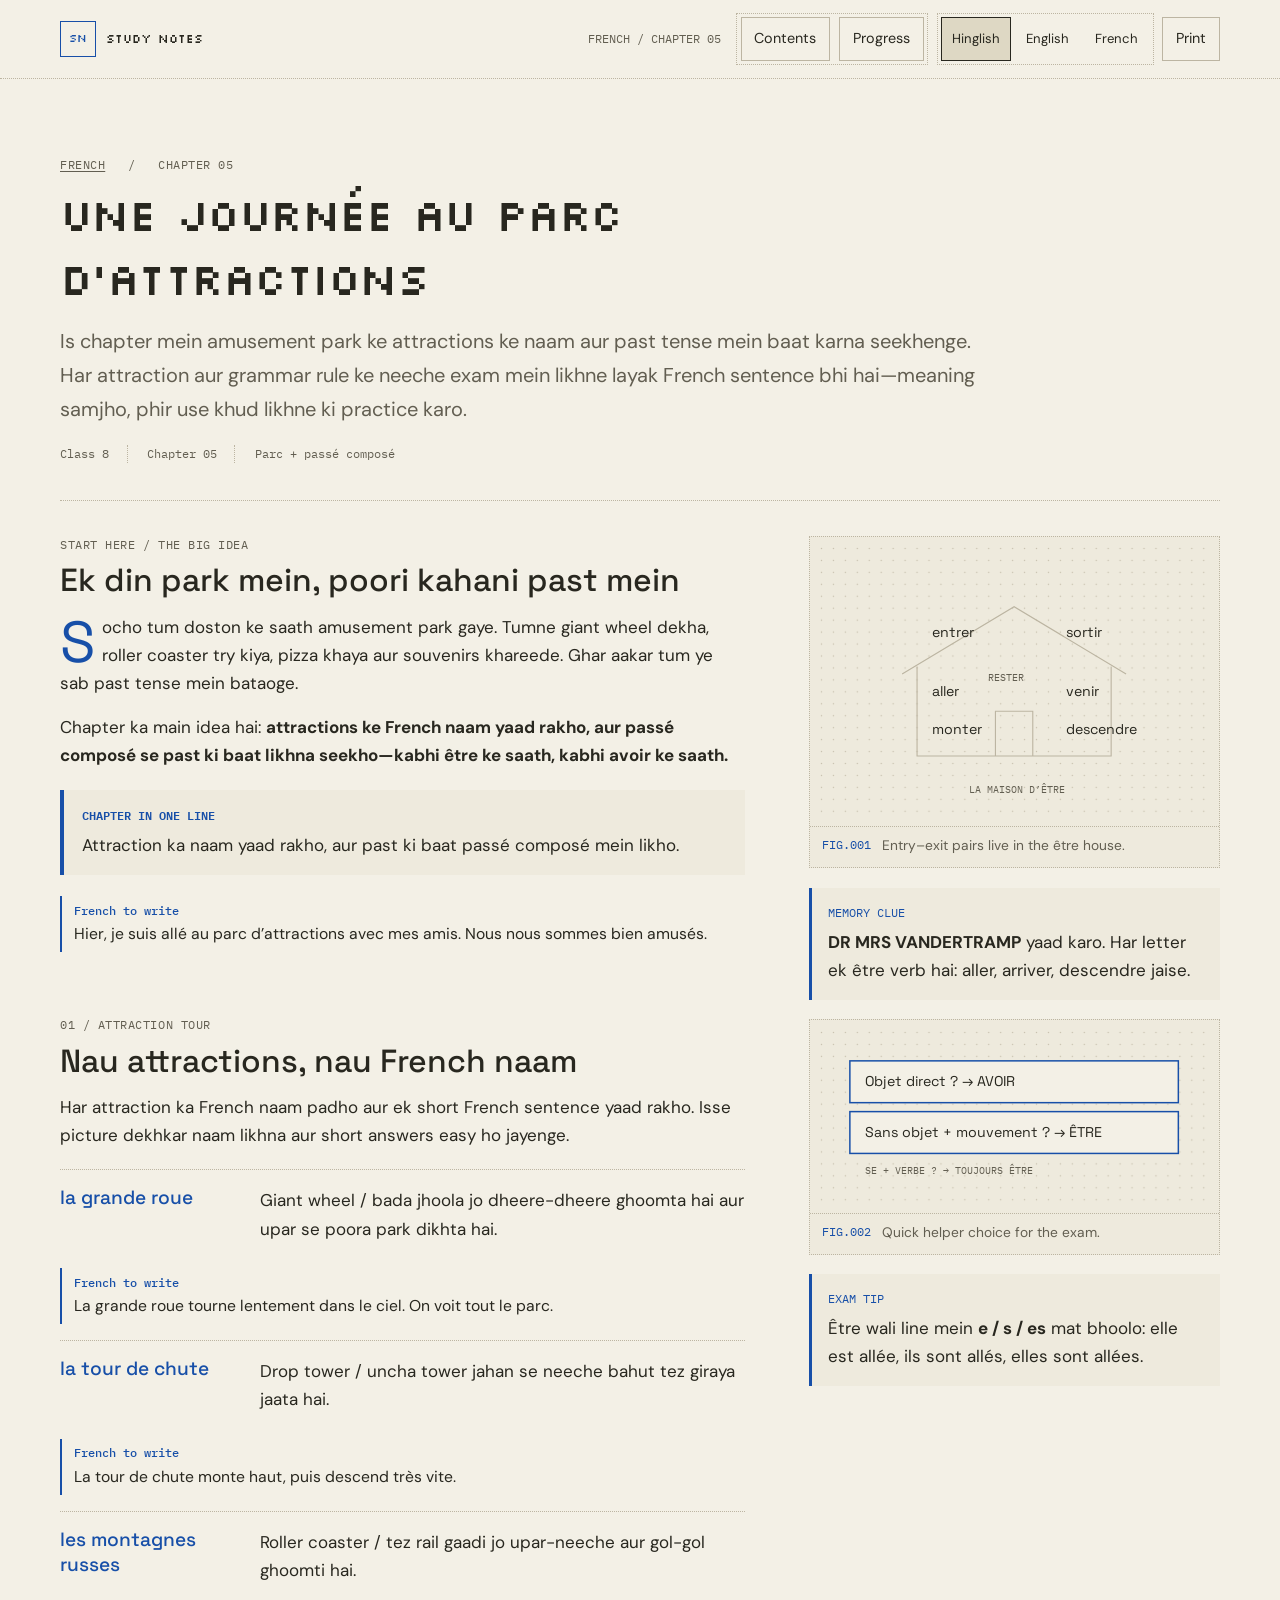
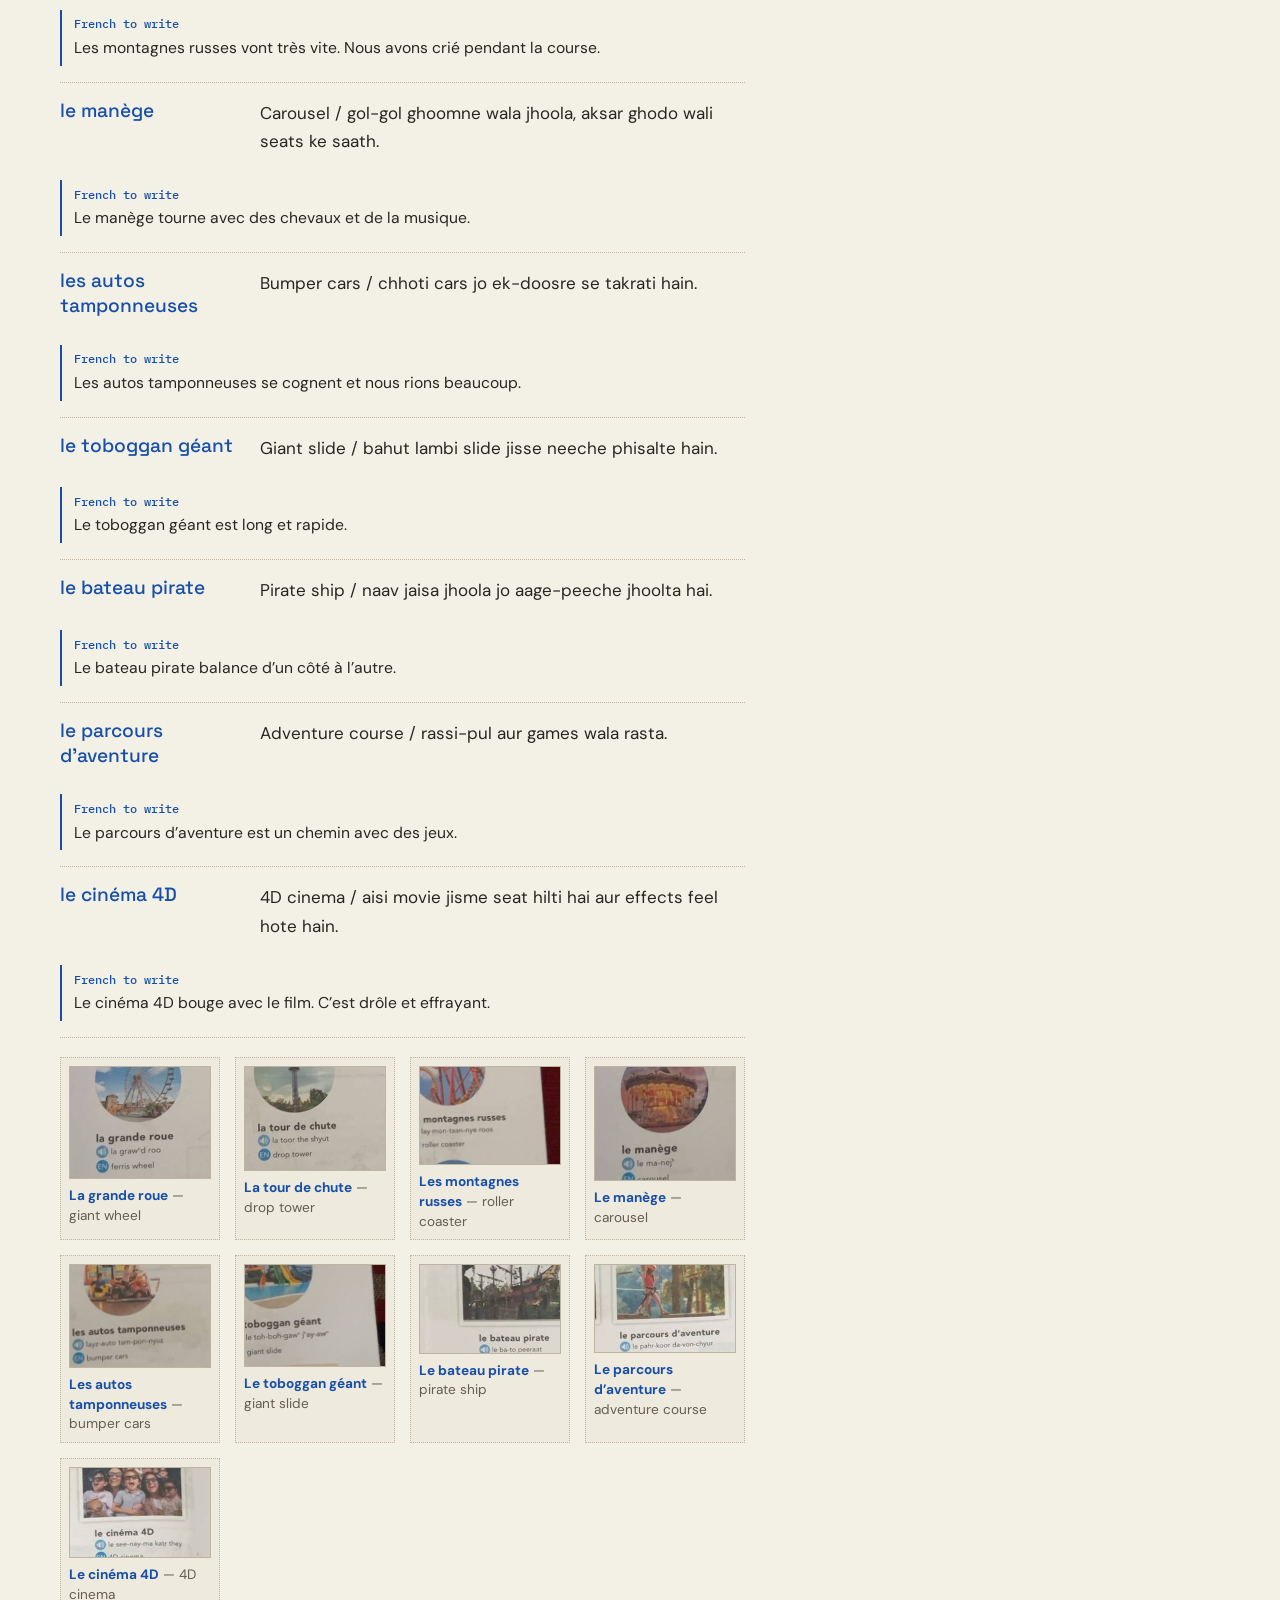
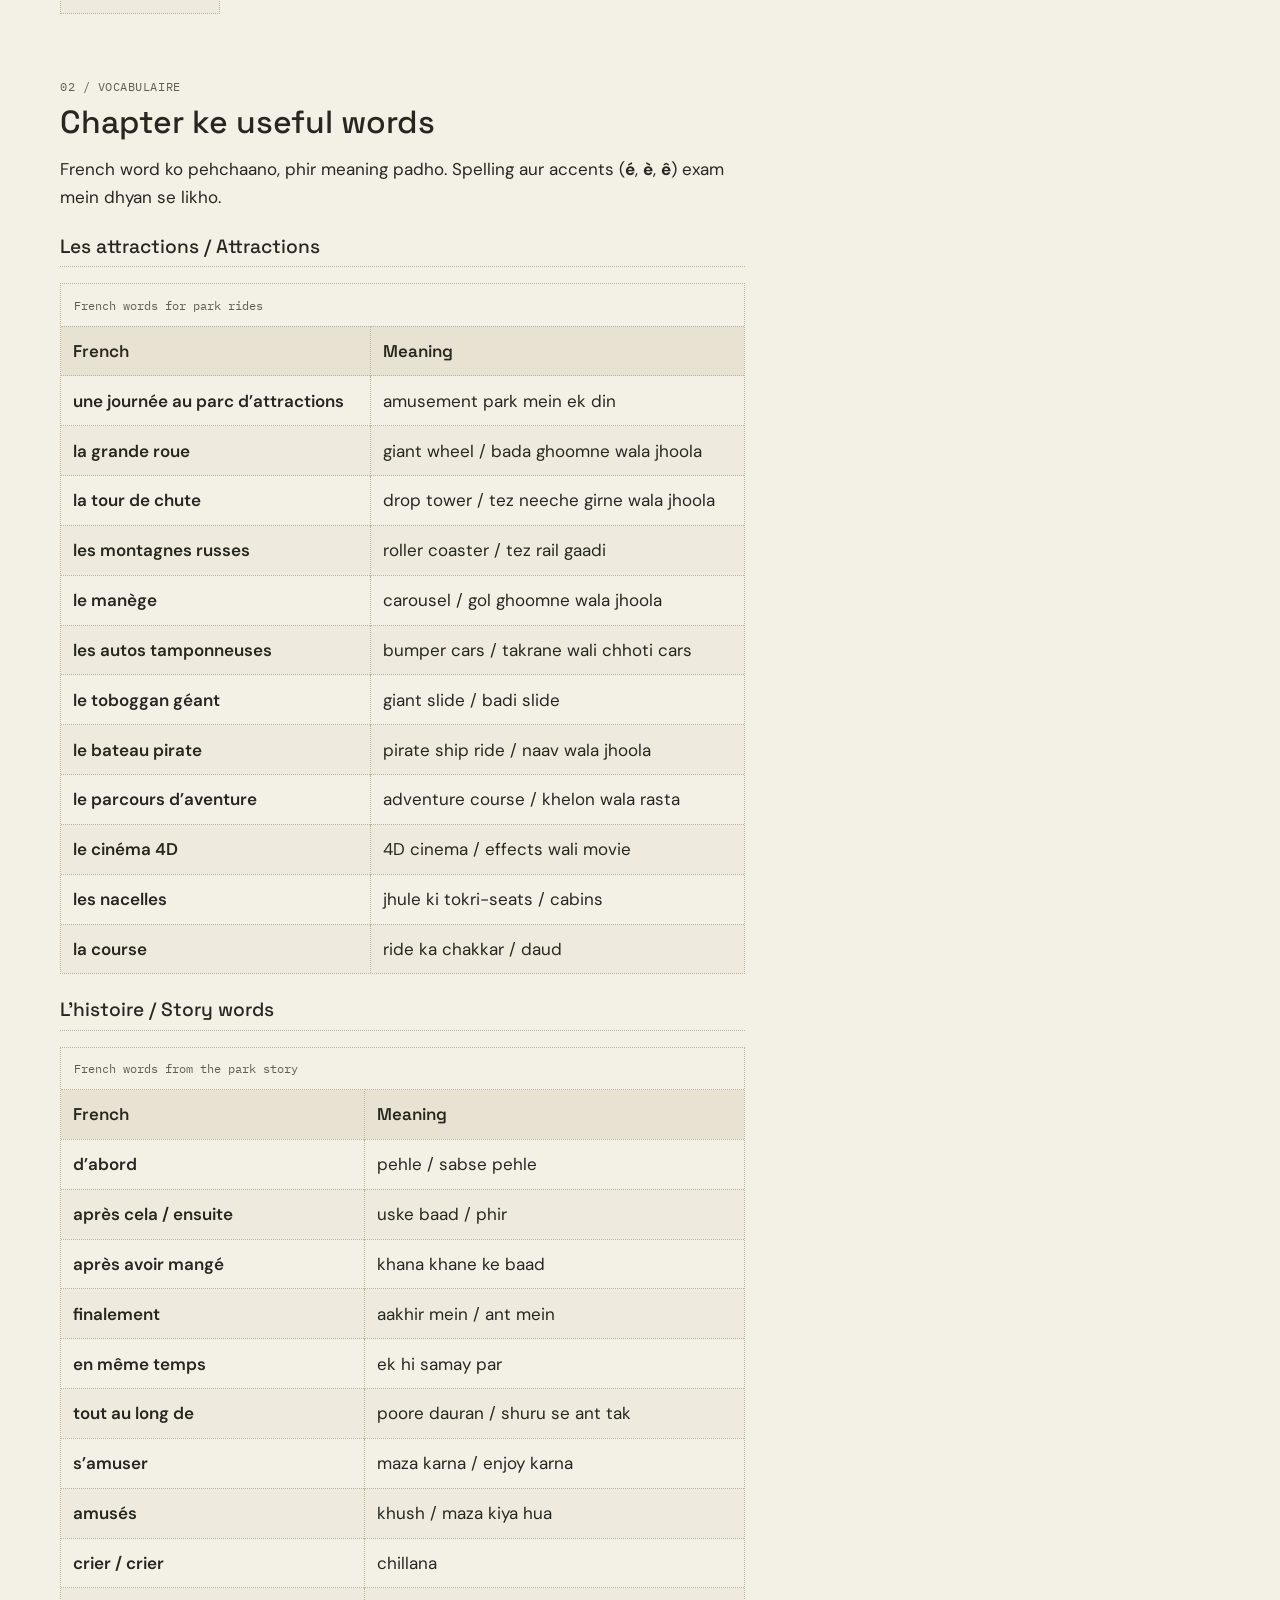
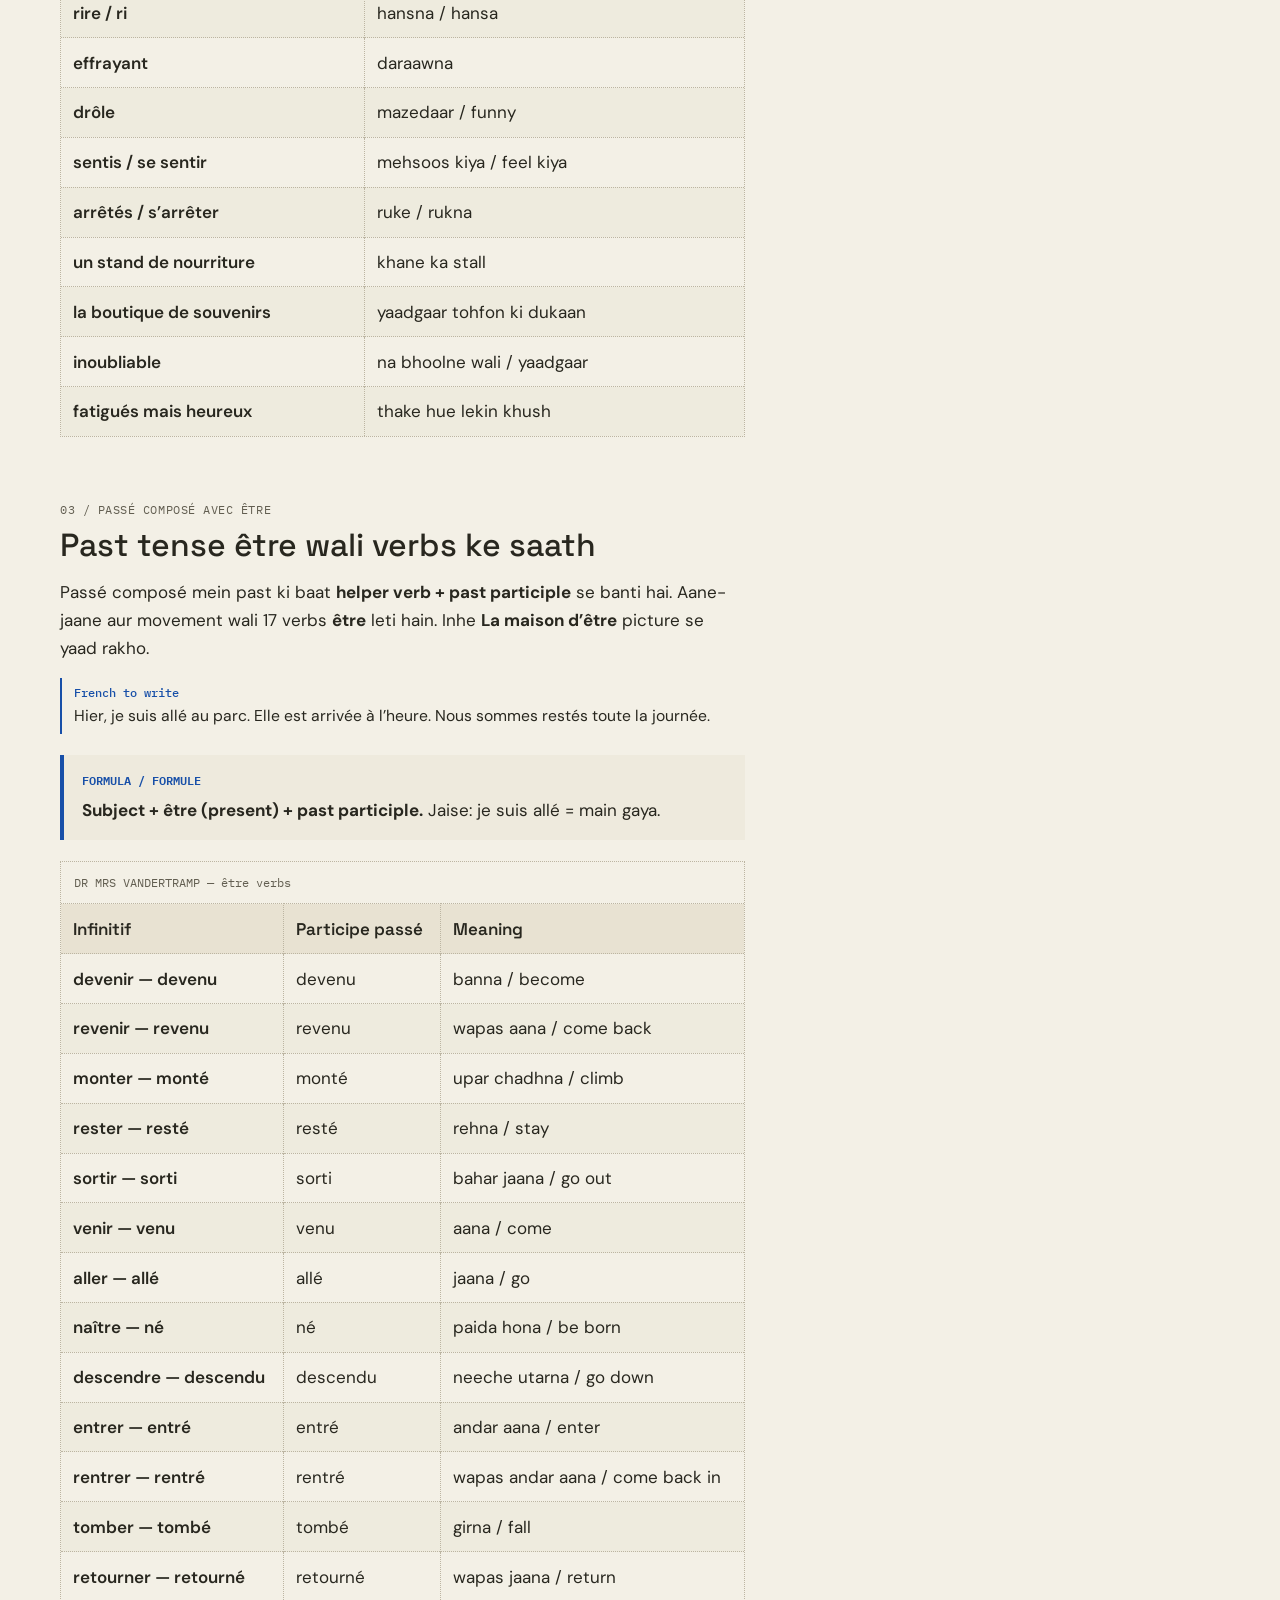
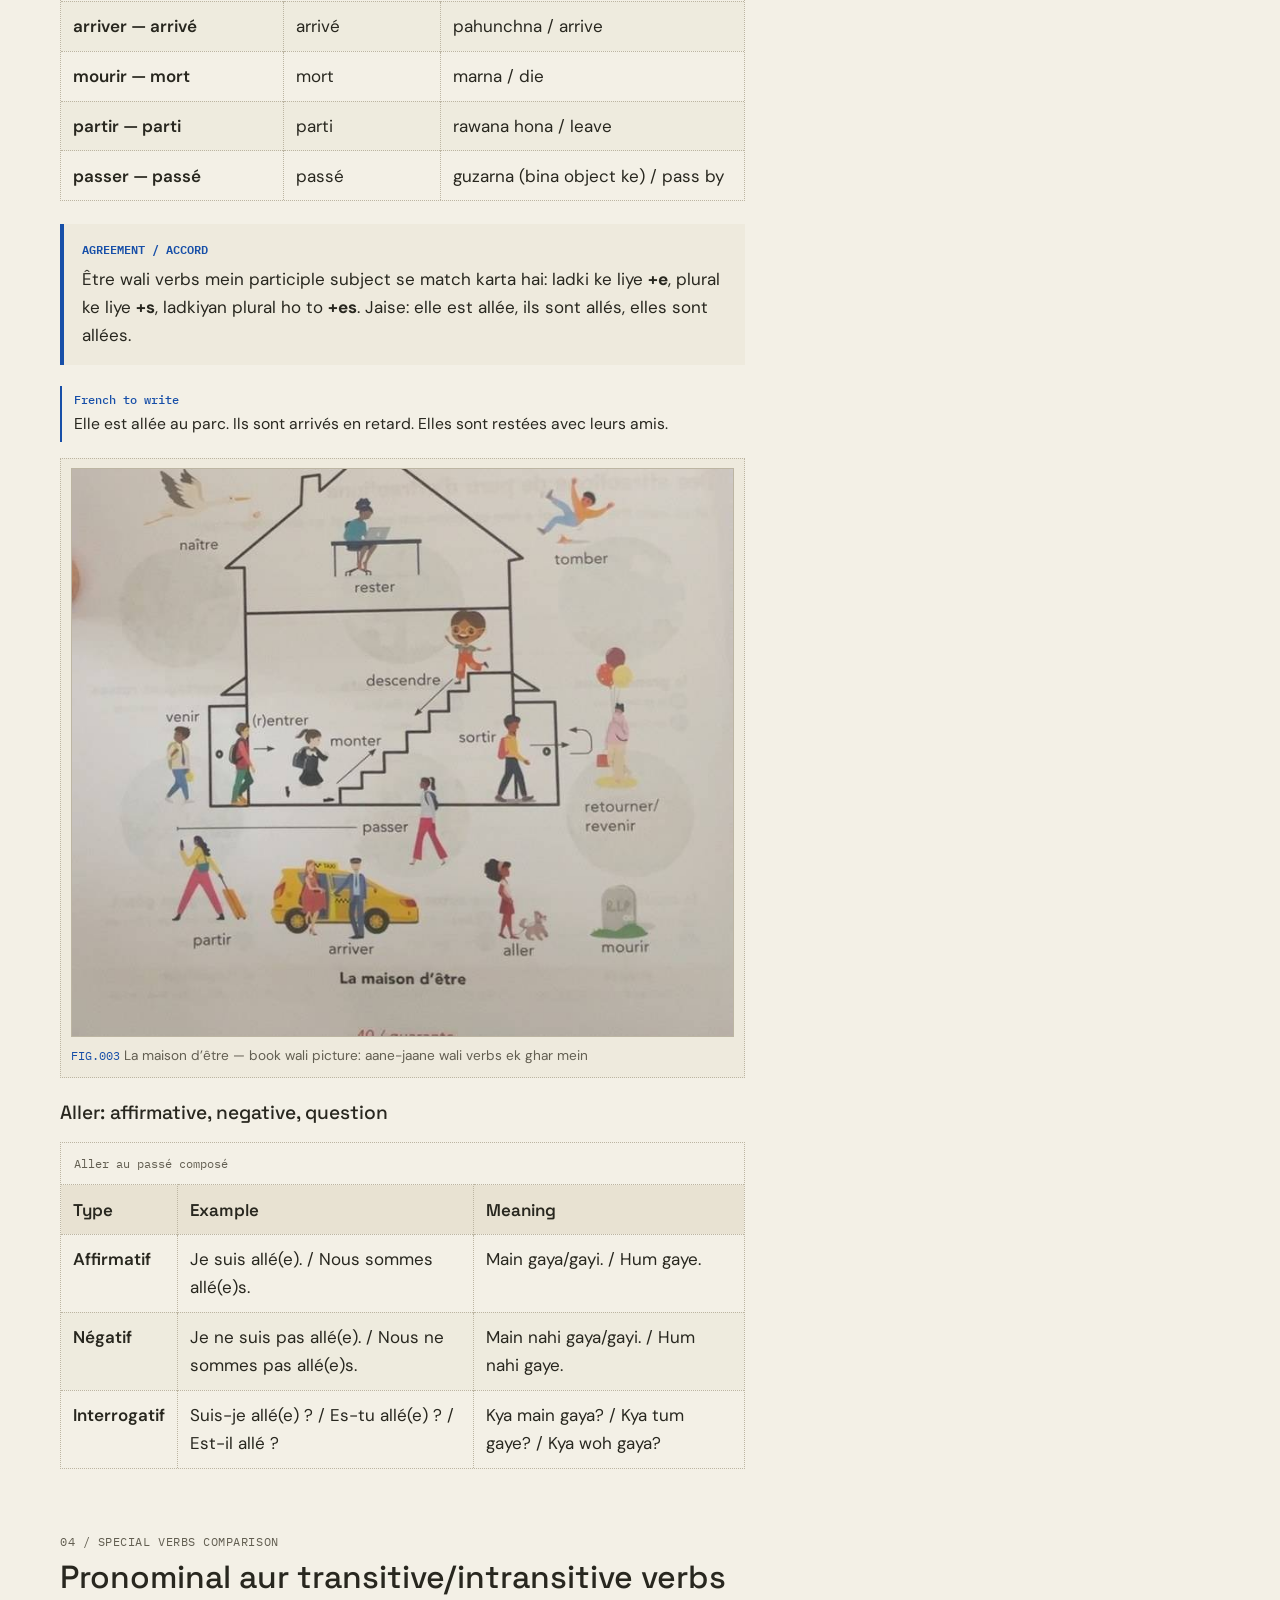
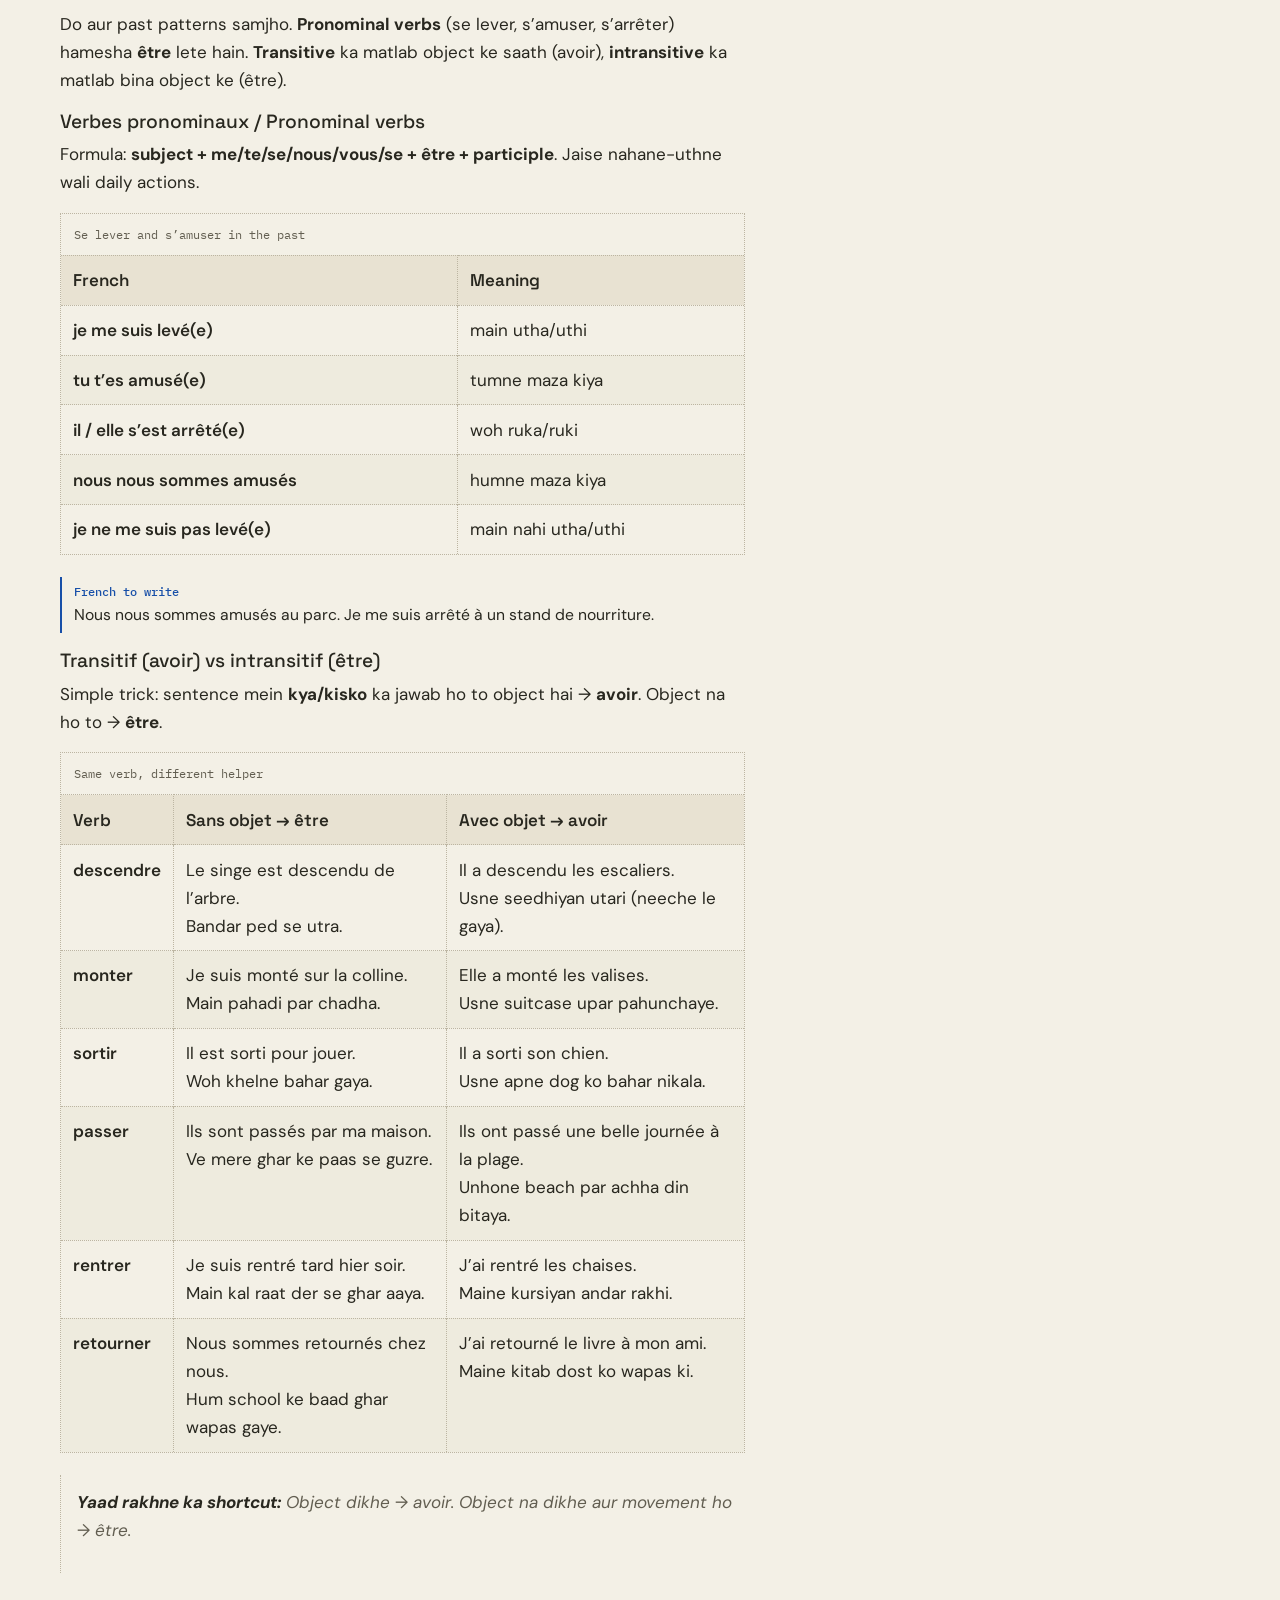
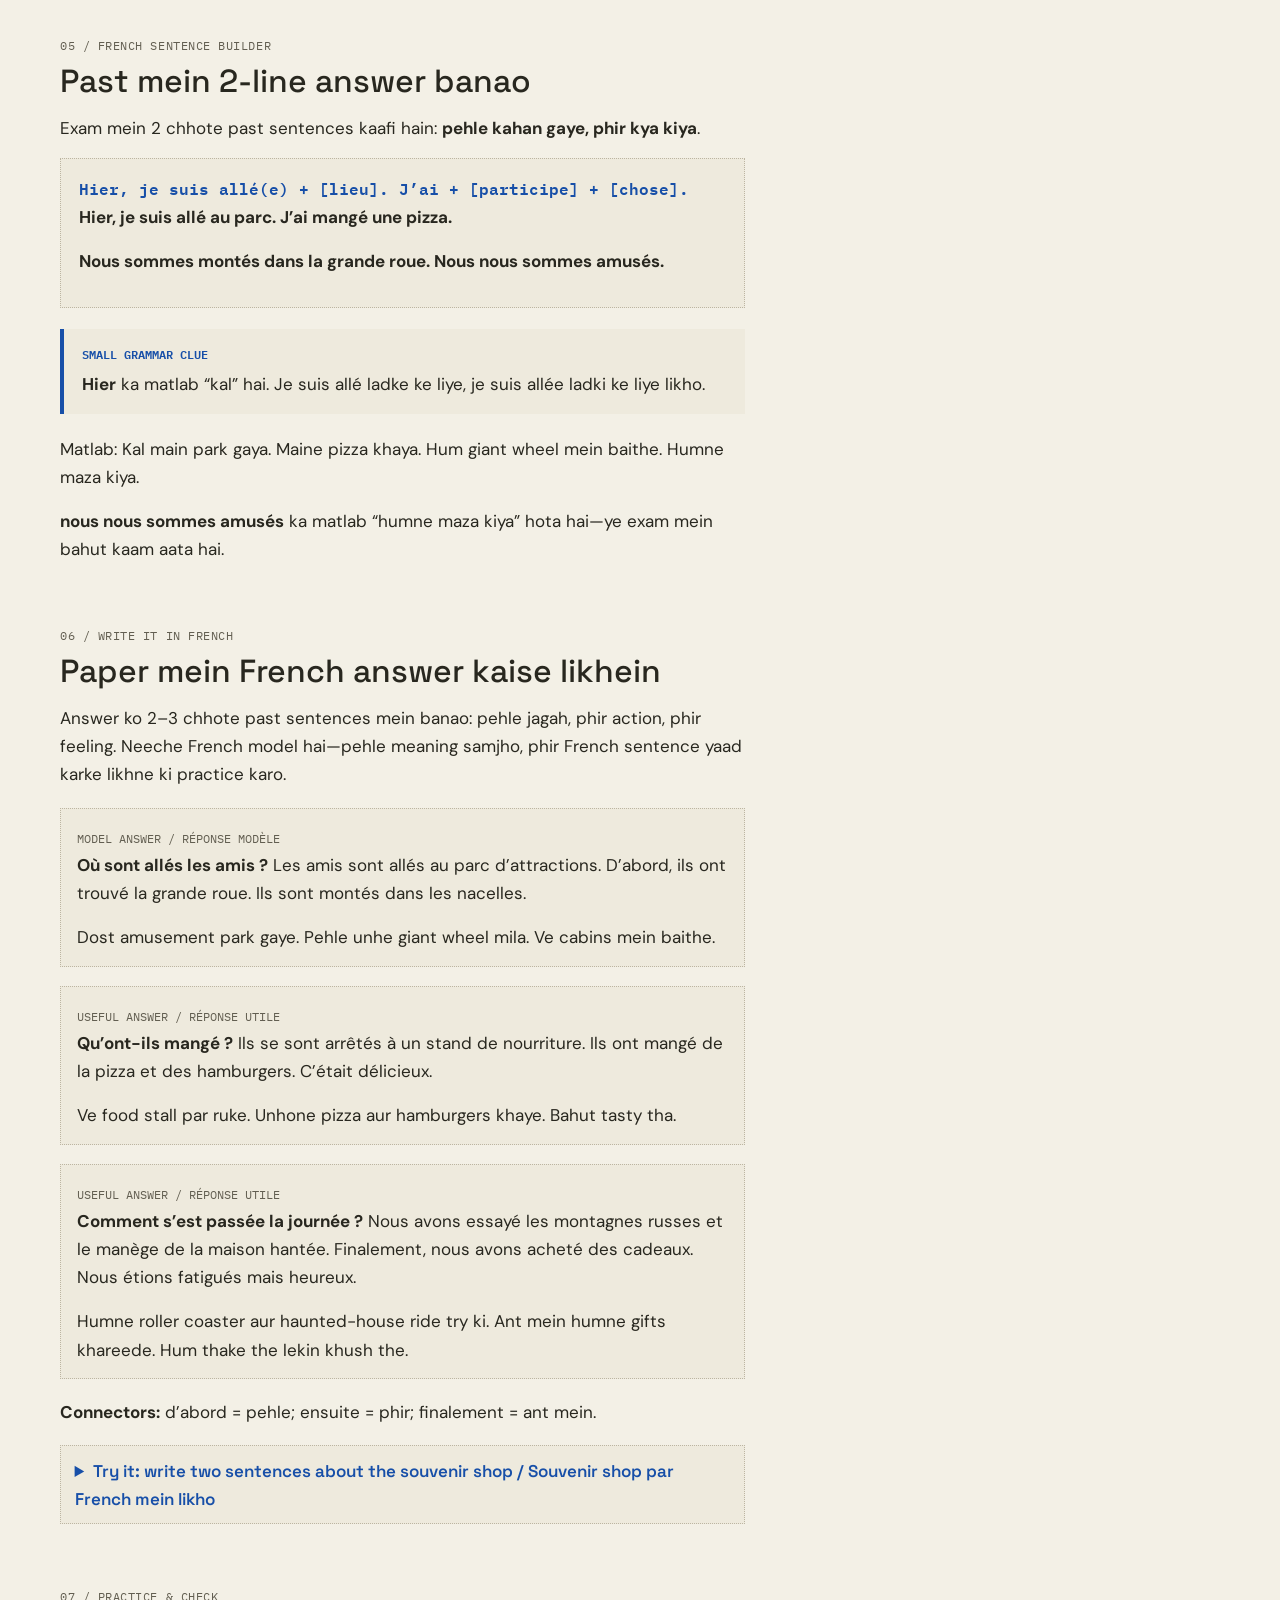
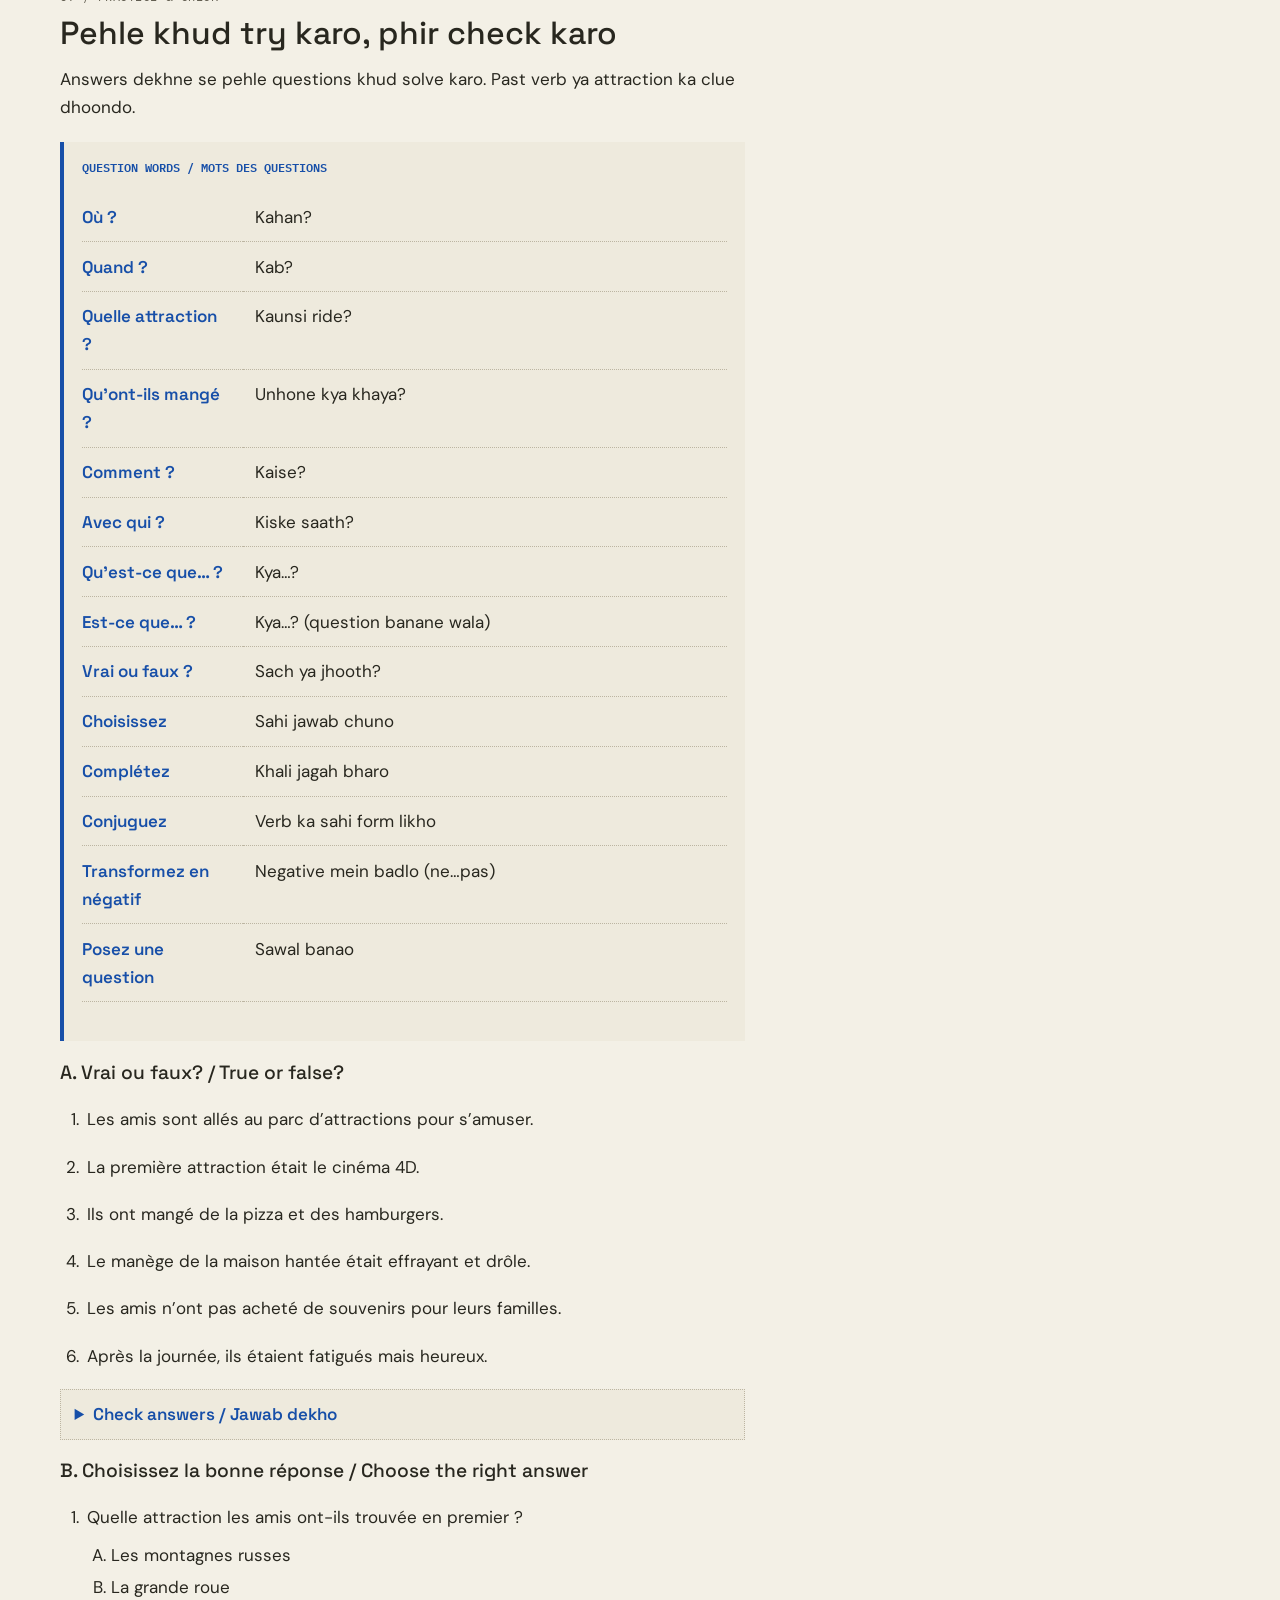
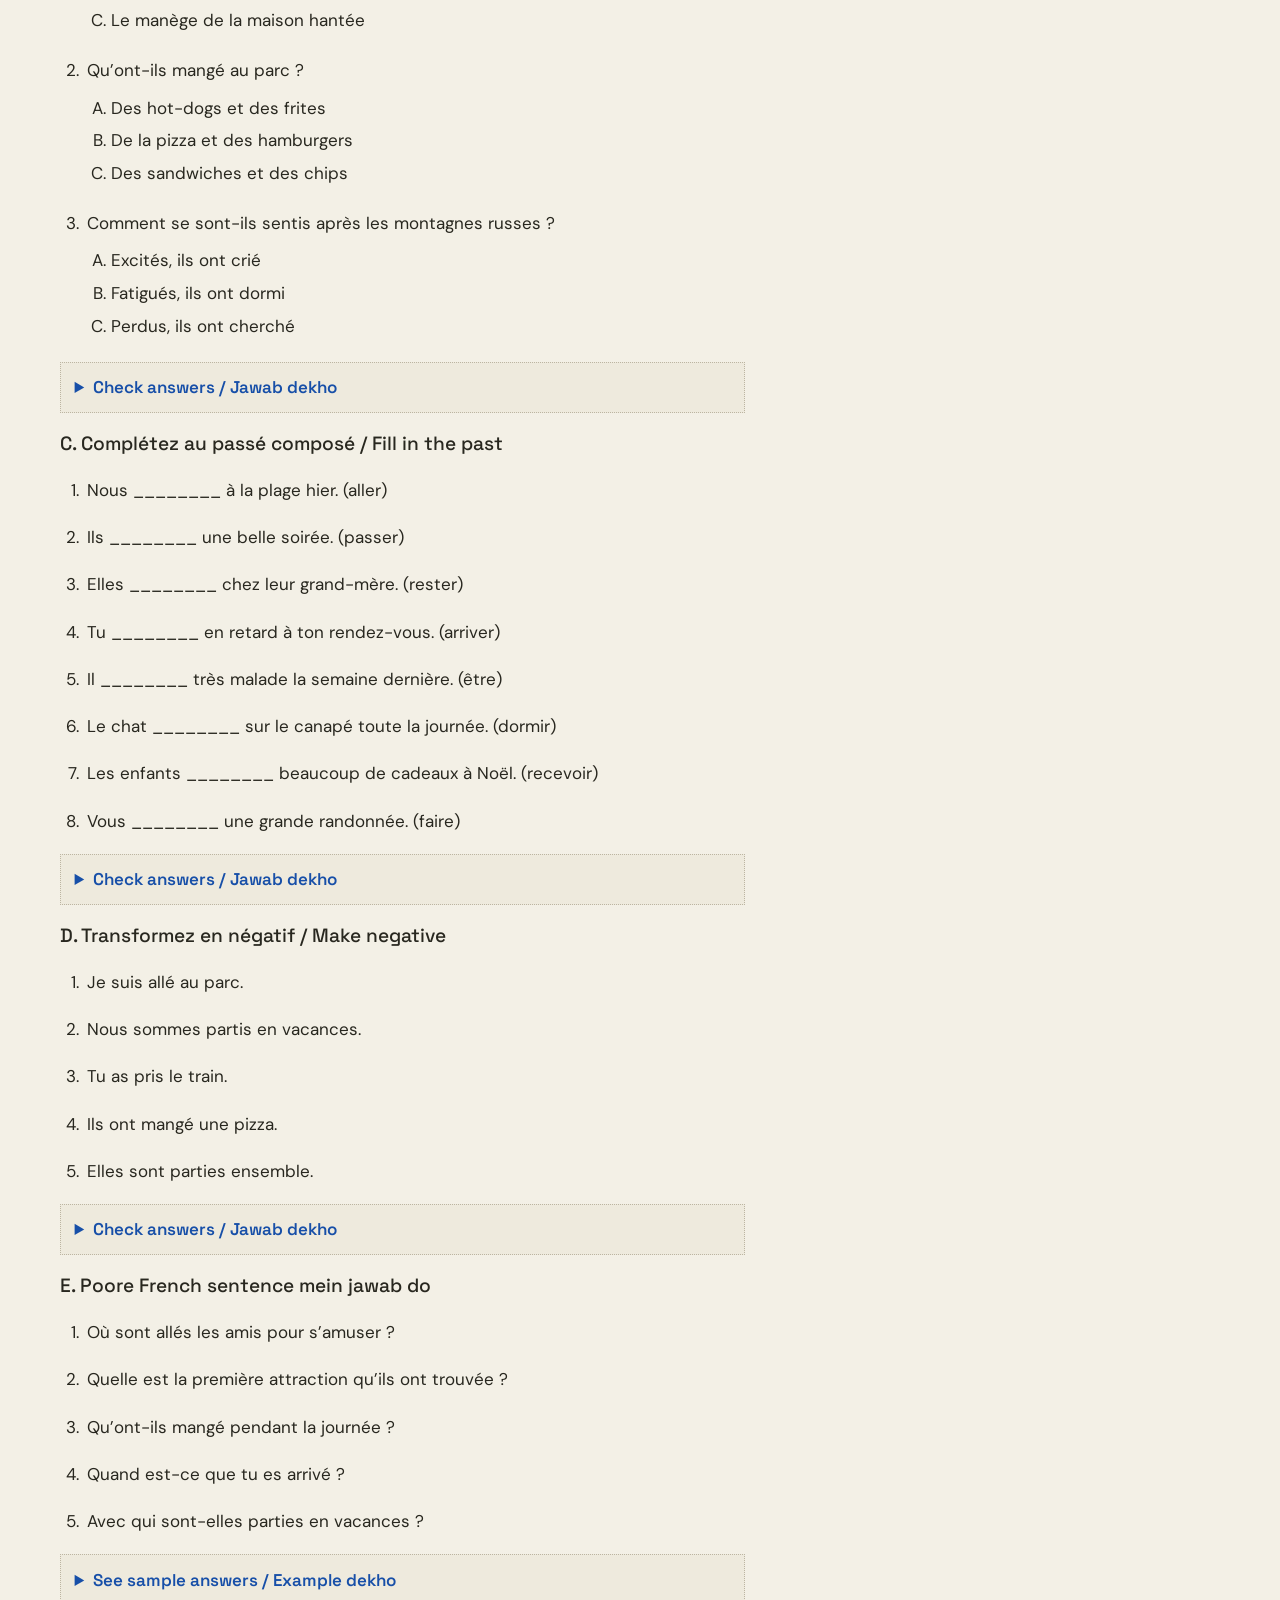
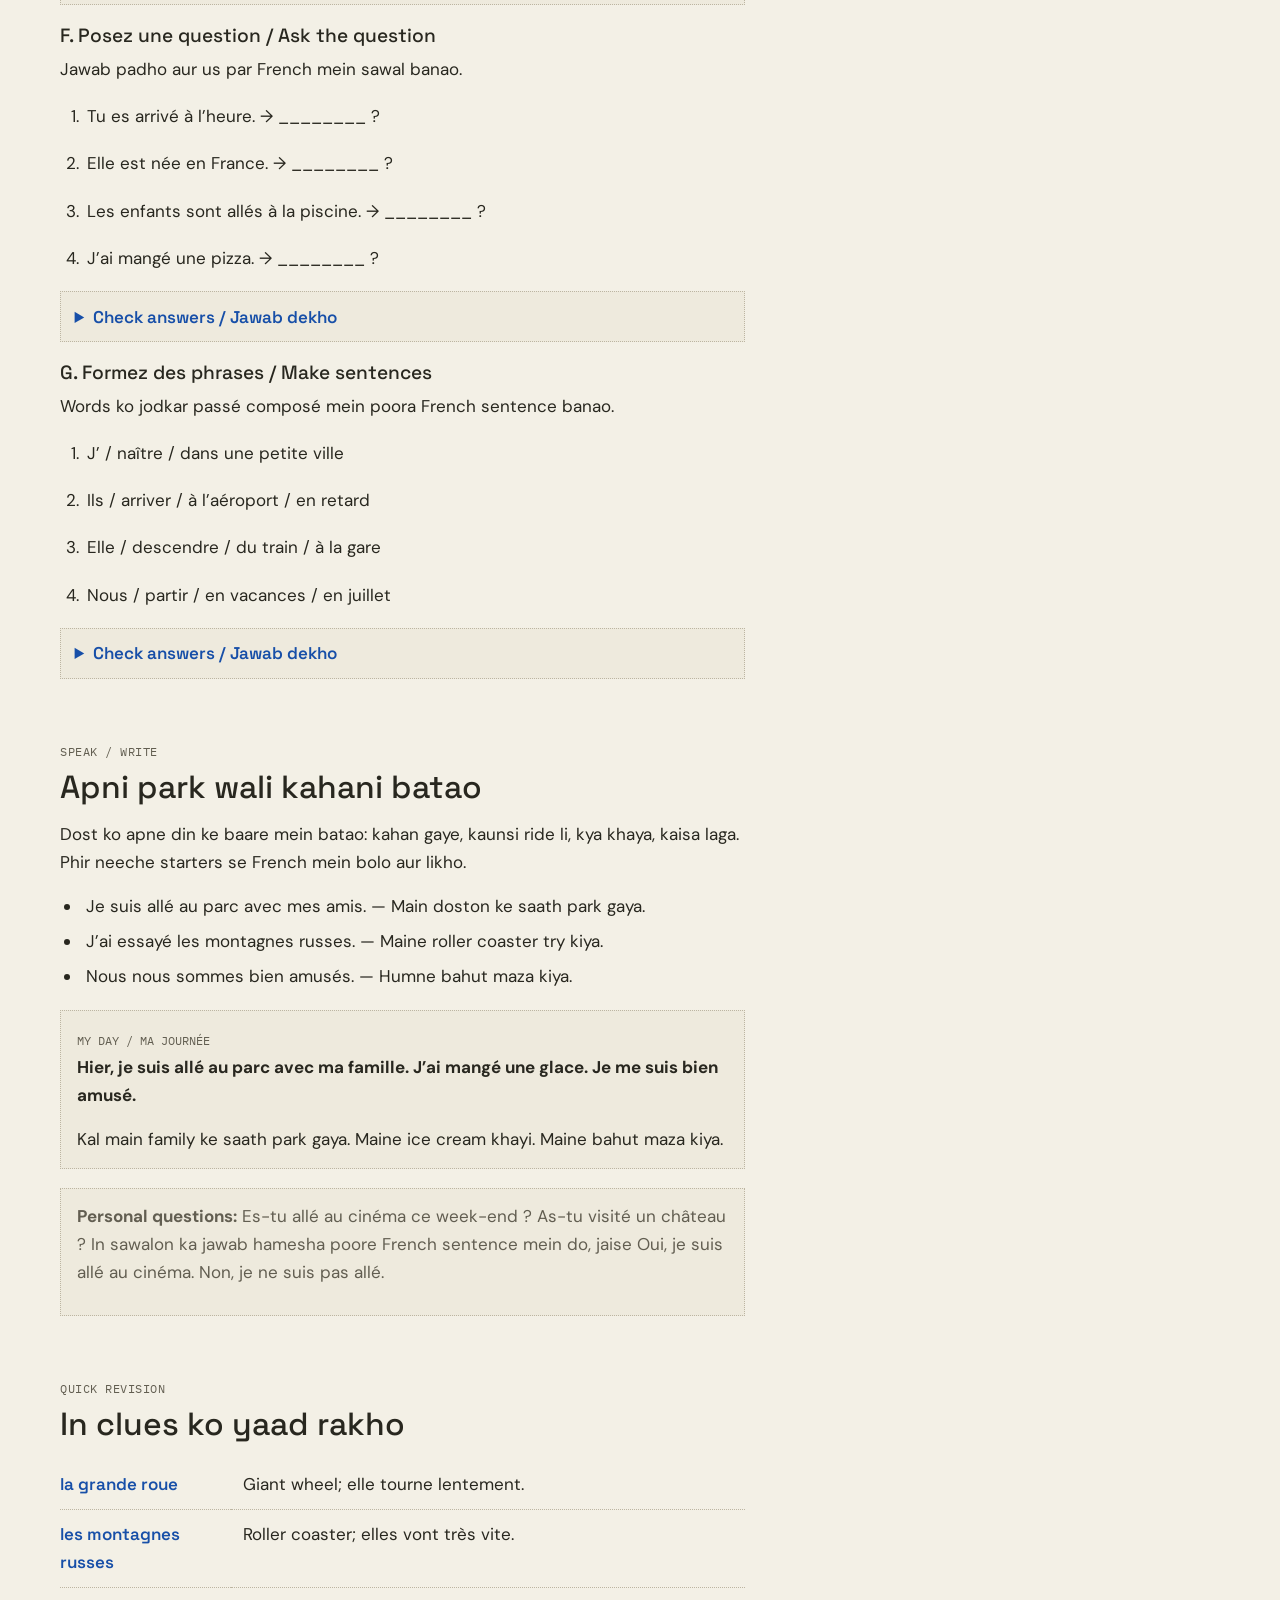
<file: french/chapter 5/05-une-journee-au-parc-d-attractions.html>
<!doctype html>
<html lang="hi-Latn">
<head>
  <meta charset="utf-8">
  <meta name="viewport" content="width=device-width, initial-scale=1">
  <meta name="theme-color" content="#f3f0e6">
  <meta name="description" content="Chapter 5 French notes: amusement park attractions, passe compose with etre, pronominal verbs, transitive and intransitive verbs, and practice in simple Hinglish and English with French to write.">
  <title>Une journée au parc d’attractions — French</title>
  <link rel="preconnect" href="https://fonts.googleapis.com">
  <link rel="preconnect" href="https://fonts.gstatic.com" crossorigin>
  <link href="https://fonts.googleapis.com/css2?family=DM+Sans:wght@400;500;600;700&amp;family=IBM+Plex+Mono:wght@400;500;600&amp;family=Silkscreen:wght@400;700&amp;family=Space+Grotesk:wght@400;500;600;700&amp;display=swap" rel="stylesheet">
  <link rel="stylesheet" href="../../assets/study-notes.css">
  <script src="../../assets/study-notes.js" defer></script>
</head>
<body>
  <a class="skip-link" href="#main">Seedha chapter par jao</a>
  <header class="site-header">
    <a class="brand" href="../index.html" aria-label="Study Notes home">
      <span class="brand-mark" aria-hidden="true">SN</span>
      <span>STUDY NOTES</span>
    </a>
    <div class="header-tools">
      <span class="header-context">FRENCH / CHAPTER 05</span>
      <nav class="tab-list" aria-label="French chapter navigation">
        <a class="tab" href="../index.html#contents">Contents</a>
        <a class="tab" href="../index.html#progress">Progress</a>
      </nav>
      <div class="language-switch" role="group" aria-label="Notes language">
        <button class="language-button" type="button" data-set-language="hinglish" aria-pressed="true">Hinglish</button>
        <button class="language-button" type="button" data-set-language="english" aria-pressed="false">English</button>
        <button class="language-button" type="button" data-set-language="french" aria-pressed="false">French</button>
      </div>
      <button class="print-action" type="button" data-print>Print</button>
      <span class="language-status" data-language-status aria-live="polite"></span>
    </div>
  </header>

  <main class="page-shell" id="main">
    <header class="note-heading">
      <p class="eyebrow"><a href="../index.html">FRENCH</a> &nbsp; / &nbsp; CHAPTER 05</p>
      <h1 class="page-title" lang="fr">Une journée au parc d’attractions</h1>
      <div data-language-content="hinglish">
        <p class="page-intro">Is chapter mein amusement park ke attractions ke naam aur past tense mein baat karna seekhenge. Har attraction aur grammar rule ke neeche exam mein likhne layak French sentence bhi hai—meaning samjho, phir use khud likhne ki practice karo.</p>
      </div>
      <div data-language-content="english" hidden>
        <p class="page-intro">Learn the names of amusement park attractions and how to talk about the past. Each attraction and grammar rule also has an exam-ready French sentence: understand its meaning, then practise writing it yourself.</p>
      </div>
      <div data-language-content="french" hidden>
        <p class="page-intro" lang="fr">Dans ce chapitre, nous découvrons les attractions d’un parc et le passé composé. Chaque thème comprend une phrase modèle à comprendre et à écrire pour t’entraîner avant l’examen.</p>
      </div>
      <div class="note-meta">
        <span>Class 8</span>
        <span>Chapter 05</span>
        <span>Parc + passé composé</span>
      </div>
    </header>

    <div class="glyph-rule" aria-hidden="true"></div>

    <div class="note-layout">
      <article class="prose-column">
        <section aria-labelledby="start-heading">
          <p class="section-kicker">START HERE / THE BIG IDEA</p>
          <h2 id="start-heading"><span data-language-content="hinglish">Ek din park mein, poori kahani past mein</span><span data-language-content="english" hidden>A day at the park, told in the past</span><span data-language-content="french" lang="fr" hidden>Une journée au parc, racontée au passé</span></h2>
          <div data-language-content="hinglish">
            <p class="dropcap">Socho tum doston ke saath amusement park gaye. Tumne giant wheel dekha, roller coaster try kiya, pizza khaya aur souvenirs khareede. Ghar aakar tum ye sab past tense mein bataoge.</p>
            <p>Chapter ka main idea hai: <strong>attractions ke French naam yaad rakho, aur passé composé se past ki baat likhna seekho—kabhi être ke saath, kabhi avoir ke saath.</strong></p>
          </div>
          <div data-language-content="english" hidden>
            <p class="dropcap">Imagine you went to an amusement park with friends. You saw the Ferris wheel, tried the roller coaster, ate pizza, and bought souvenirs. Later, you tell all this in the past tense.</p>
            <p>The main idea is to <strong>remember the French names of attractions and use the passé composé to write about the past—sometimes with être, sometimes with avoir.</strong></p>
          </div>
          <div data-language-content="french" hidden>
            <p class="dropcap" lang="fr">Imagine que tu vas au parc d’attractions avec tes amis. Tu vois la grande roue, tu essaies les montagnes russes, tu manges une pizza et tu achètes des souvenirs. Après, tu racontes tout au passé.</p>
            <p lang="fr">L’idée principale est de <strong>retenir les noms des attractions et d’utiliser le passé composé—parfois avec être, parfois avec avoir.</strong></p>
          </div>
          <div class="definition">
            <span class="meta-label">CHAPTER IN ONE LINE</span>
            <div data-language-content="hinglish"><p>Attraction ka naam yaad rakho, aur past ki baat passé composé mein likho.</p></div>
            <div data-language-content="english" hidden><p>Remember each attraction and write past events in the passé composé.</p></div>
            <div data-language-content="french" hidden><p lang="fr">Retiens les attractions et raconte le passé au passé composé.</p></div>
          </div>
          <p class="french-line"><span class="french-line-label">French to write</span><span lang="fr">Hier, je suis allé au parc d’attractions avec mes amis. Nous nous sommes bien amusés.</span></p>
        </section>

        <section id="attractions" aria-labelledby="attractions-heading">
          <p class="section-kicker">01 / ATTRACTION TOUR</p>
          <h2 id="attractions-heading"><span data-language-content="hinglish">Nau attractions, nau French naam</span><span data-language-content="english" hidden>Nine attractions, nine French names</span><span data-language-content="french" lang="fr" hidden>Neuf attractions et leurs noms</span></h2>
          <div data-language-content="hinglish">
            <p>Har attraction ka French naam padho aur ek short French sentence yaad rakho. Isse picture dekhkar naam likhna aur short answers easy ho jayenge.</p>
          </div>
          <div data-language-content="english" hidden>
            <p>Read each attraction’s French name and remember one short French sentence about it. This makes picture-based answers and short answers easier.</p>
          </div>
          <div data-language-content="french" hidden>
            <p lang="fr">Lis le nom français de chaque attraction et retiens une phrase courte. Cela t’aidera pour les images et les réponses courtes.</p>
          </div>

          <div class="city-list">
            <article class="city-entry">
              <h3 lang="fr">la grande roue</h3>
              <div data-language-content="hinglish"><p>Giant wheel / bada jhoola jo dheere-dheere ghoomta hai aur upar se poora park dikhta hai.</p></div>
              <div data-language-content="english" hidden><p>The Ferris wheel: a big wheel that turns slowly and shows the whole park from the top.</p></div>
              <p class="french-line"><span class="french-line-label">French to write</span><span lang="fr">La grande roue tourne lentement dans le ciel. On voit tout le parc.</span></p>
            </article>
            <article class="city-entry">
              <h3 lang="fr">la tour de chute</h3>
              <div data-language-content="hinglish"><p>Drop tower / uncha tower jahan se neeche bahut tez giraya jaata hai.</p></div>
              <div data-language-content="english" hidden><p>The drop tower: a tall tower ride that drops down very fast.</p></div>
              <p class="french-line"><span class="french-line-label">French to write</span><span lang="fr">La tour de chute monte haut, puis descend très vite.</span></p>
            </article>
            <article class="city-entry">
              <h3 lang="fr">les montagnes russes</h3>
              <div data-language-content="hinglish"><p>Roller coaster / tez rail gaadi jo upar-neeche aur gol-gol ghoomti hai.</p></div>
              <div data-language-content="english" hidden><p>The roller coaster: a fast rail ride that goes up, down, and around.</p></div>
              <p class="french-line"><span class="french-line-label">French to write</span><span lang="fr">Les montagnes russes vont très vite. Nous avons crié pendant la course.</span></p>
            </article>
            <article class="city-entry">
              <h3 lang="fr">le manège</h3>
              <div data-language-content="hinglish"><p>Carousel / gol-gol ghoomne wala jhoola, aksar ghodo wali seats ke saath.</p></div>
              <div data-language-content="english" hidden><p>The carousel: a round ride that turns, often with horse seats.</p></div>
              <p class="french-line"><span class="french-line-label">French to write</span><span lang="fr">Le manège tourne avec des chevaux et de la musique.</span></p>
            </article>
            <article class="city-entry">
              <h3 lang="fr">les autos tamponneuses</h3>
              <div data-language-content="hinglish"><p>Bumper cars / chhoti cars jo ek-doosre se takrati hain.</p></div>
              <div data-language-content="english" hidden><p>Bumper cars: small cars that gently bump into each other.</p></div>
              <p class="french-line"><span class="french-line-label">French to write</span><span lang="fr">Les autos tamponneuses se cognent et nous rions beaucoup.</span></p>
            </article>
            <article class="city-entry">
              <h3 lang="fr">le toboggan géant</h3>
              <div data-language-content="hinglish"><p>Giant slide / bahut lambi slide jisse neeche phisalte hain.</p></div>
              <div data-language-content="english" hidden><p>The giant slide: a very long slide to slide down.</p></div>
              <p class="french-line"><span class="french-line-label">French to write</span><span lang="fr">Le toboggan géant est long et rapide.</span></p>
            </article>
            <article class="city-entry">
              <h3 lang="fr">le bateau pirate</h3>
              <div data-language-content="hinglish"><p>Pirate ship / naav jaisa jhoola jo aage-peeche jhoolta hai.</p></div>
              <div data-language-content="english" hidden><p>The pirate ship: a boat-shaped swing that moves back and forth.</p></div>
              <p class="french-line"><span class="french-line-label">French to write</span><span lang="fr">Le bateau pirate balance d’un côté à l’autre.</span></p>
            </article>
            <article class="city-entry">
              <h3 lang="fr">le parcours d’aventure</h3>
              <div data-language-content="hinglish"><p>Adventure course / rassi-pul aur games wala rasta.</p></div>
              <div data-language-content="english" hidden><p>The adventure course: a path with ropes, bridges, and games.</p></div>
              <p class="french-line"><span class="french-line-label">French to write</span><span lang="fr">Le parcours d’aventure est un chemin avec des jeux.</span></p>
            </article>
            <article class="city-entry">
              <h3 lang="fr">le cinéma 4D</h3>
              <div data-language-content="hinglish"><p>4D cinema / aisi movie jisme seat hilti hai aur effects feel hote hain.</p></div>
              <div data-language-content="english" hidden><p>4D cinema: a film where the seat moves and you feel effects.</p></div>
              <p class="french-line"><span class="french-line-label">French to write</span><span lang="fr">Le cinéma 4D bouge avec le film. C’est drôle et effrayant.</span></p>
            </article>
          </div>

          <div class="photo-strip" aria-label="Attraction photos from the chapter">
            <figure class="photo-card">
              <img src="../../assets/images/grande-roue.jpg" width="270" height="213" loading="lazy" decoding="async" alt="Photo: Ferris wheel (la grande roue)">
              <figcaption><strong lang="fr">La grande roue</strong> — <span data-language-content="hinglish">giant wheel</span><span data-language-content="english" hidden>Ferris wheel</span></figcaption>
            </figure>
            <figure class="photo-card">
              <img src="../../assets/images/tour-chute.jpg" width="275" height="201" loading="lazy" decoding="async" alt="Photo: drop tower ride (la tour de chute)">
              <figcaption><strong lang="fr">La tour de chute</strong> — <span data-language-content="hinglish">drop tower</span><span data-language-content="english" hidden>drop tower</span></figcaption>
            </figure>
            <figure class="photo-card">
              <img src="../../assets/images/montagnes.jpg" width="292" height="201" loading="lazy" decoding="async" alt="Photo: red roller coaster loops (les montagnes russes)">
              <figcaption><strong lang="fr">Les montagnes russes</strong> — <span data-language-content="hinglish">roller coaster</span><span data-language-content="english" hidden>roller coaster</span></figcaption>
            </figure>
            <figure class="photo-card">
              <img src="../../assets/images/manege.jpg" width="270" height="216" loading="lazy" decoding="async" alt="Photo: lit carousel at night (le manège)">
              <figcaption><strong lang="fr">Le manège</strong> — <span data-language-content="hinglish">carousel</span><span data-language-content="english" hidden>carousel</span></figcaption>
            </figure>
            <figure class="photo-card">
              <img src="../../assets/images/autos.jpg" width="297" height="216" loading="lazy" decoding="async" alt="Photo: bumper cars with children (les autos tamponneuses)">
              <figcaption><strong lang="fr">Les autos tamponneuses</strong> — <span data-language-content="hinglish">bumper cars</span><span data-language-content="english" hidden>bumper cars</span></figcaption>
            </figure>
            <figure class="photo-card">
              <img src="../../assets/images/toboggan.jpg" width="281" height="202" loading="lazy" decoding="async" alt="Photo: giant water slides (le toboggan géant)">
              <figcaption><strong lang="fr">Le toboggan géant</strong> — <span data-language-content="hinglish">giant slide</span><span data-language-content="english" hidden>giant slide</span></figcaption>
            </figure>
            <figure class="photo-card">
              <img src="../../assets/images/bateau.jpg" width="264" height="165" loading="lazy" decoding="async" alt="Photo: pirate ship ride (le bateau pirate)">
              <figcaption><strong lang="fr">Le bateau pirate</strong> — <span data-language-content="hinglish">pirate ship</span><span data-language-content="english" hidden>pirate ship</span></figcaption>
            </figure>
            <figure class="photo-card">
              <img src="../../assets/images/parcours.jpg" width="265" height="165" loading="lazy" decoding="async" alt="Photo: girl on adventure rope course (le parcours d’aventure)">
              <figcaption><strong lang="fr">Le parcours d’aventure</strong> — <span data-language-content="hinglish">adventure course</span><span data-language-content="english" hidden>adventure course</span></figcaption>
            </figure>
            <figure class="photo-card">
              <img src="../../assets/images/cinema-4d.jpg" width="259" height="165" loading="lazy" decoding="async" alt="Photo: children with 3D glasses laughing (le cinéma 4D)">
              <figcaption><strong lang="fr">Le cinéma 4D</strong> — <span data-language-content="hinglish">4D cinema</span><span data-language-content="english" hidden>4D cinema</span></figcaption>
            </figure>
          </div>
        </section>

        <section id="vocabulary" aria-labelledby="vocabulary-heading">
          <p class="section-kicker">02 / VOCABULAIRE</p>
          <h2 id="vocabulary-heading"><span data-language-content="hinglish">Chapter ke useful words</span><span data-language-content="english" hidden>Useful words from the chapter</span><span data-language-content="french" lang="fr" hidden>Les mots importants du chapitre</span></h2>
          <div data-language-content="hinglish">
            <p>French word ko pehchaano, phir meaning padho. Spelling aur accents (<strong>é</strong>, <strong>è</strong>, <strong>ê</strong>) exam mein dhyan se likho.</p>
          </div>
          <div data-language-content="english" hidden>
            <p>Recognise the French word, then read its meaning. Write the spelling and accents (<strong>é</strong>, <strong>è</strong>, <strong>ê</strong>) carefully in the exam.</p>
          </div>
          <div data-language-content="french" hidden>
            <p lang="fr">Lis le mot français et son sens. Écris bien les accents, comme <strong>é</strong>, <strong>è</strong> et <strong>ê</strong>.</p>
          </div>

          <div class="vocab-group">
            <h3>Les attractions / Attractions</h3>
            <div class="data-table-wrap">
              <table class="data-table">
                <caption>French words for park rides</caption>
                <thead><tr><th scope="col">French</th><th scope="col">Meaning</th></tr></thead>
                <tbody>
                  <tr><th scope="row" lang="fr">une journée au parc d’attractions</th><td><span data-language-content="hinglish">amusement park mein ek din</span><span data-language-content="english" hidden>a day at the amusement park</span></td></tr>
                  <tr><th scope="row" lang="fr">la grande roue</th><td><span data-language-content="hinglish">giant wheel / bada ghoomne wala jhoola</span><span data-language-content="english" hidden>Ferris wheel</span></td></tr>
                  <tr><th scope="row" lang="fr">la tour de chute</th><td><span data-language-content="hinglish">drop tower / tez neeche girne wala jhoola</span><span data-language-content="english" hidden>drop tower</span></td></tr>
                  <tr><th scope="row" lang="fr">les montagnes russes</th><td><span data-language-content="hinglish">roller coaster / tez rail gaadi</span><span data-language-content="english" hidden>roller coaster</span></td></tr>
                  <tr><th scope="row" lang="fr">le manège</th><td><span data-language-content="hinglish">carousel / gol ghoomne wala jhoola</span><span data-language-content="english" hidden>carousel; merry-go-round</span></td></tr>
                  <tr><th scope="row" lang="fr">les autos tamponneuses</th><td><span data-language-content="hinglish">bumper cars / takrane wali chhoti cars</span><span data-language-content="english" hidden>bumper cars</span></td></tr>
                  <tr><th scope="row" lang="fr">le toboggan géant</th><td><span data-language-content="hinglish">giant slide / badi slide</span><span data-language-content="english" hidden>giant slide</span></td></tr>
                  <tr><th scope="row" lang="fr">le bateau pirate</th><td><span data-language-content="hinglish">pirate ship ride / naav wala jhoola</span><span data-language-content="english" hidden>pirate ship ride</span></td></tr>
                  <tr><th scope="row" lang="fr">le parcours d’aventure</th><td><span data-language-content="hinglish">adventure course / khelon wala rasta</span><span data-language-content="english" hidden>adventure course</span></td></tr>
                  <tr><th scope="row" lang="fr">le cinéma 4D</th><td><span data-language-content="hinglish">4D cinema / effects wali movie</span><span data-language-content="english" hidden>4D cinema</span></td></tr>
                  <tr><th scope="row" lang="fr">les nacelles</th><td><span data-language-content="hinglish">jhule ki tokri-seats / cabins</span><span data-language-content="english" hidden>gondolas; ride cabins</span></td></tr>
                  <tr><th scope="row" lang="fr">la course</th><td><span data-language-content="hinglish">ride ka chakkar / daud</span><span data-language-content="english" hidden>the ride; run</span></td></tr>
                </tbody>
              </table>
            </div>
          </div>

          <div class="vocab-group">
            <h3>L’histoire / Story words</h3>
            <div class="data-table-wrap">
              <table class="data-table">
                <caption>French words from the park story</caption>
                <thead><tr><th scope="col">French</th><th scope="col">Meaning</th></tr></thead>
                <tbody>
                  <tr><th scope="row" lang="fr">d’abord</th><td><span data-language-content="hinglish">pehle / sabse pehle</span><span data-language-content="english" hidden>first; at first</span></td></tr>
                  <tr><th scope="row" lang="fr">après cela / ensuite</th><td><span data-language-content="hinglish">uske baad / phir</span><span data-language-content="english" hidden>after that; then</span></td></tr>
                  <tr><th scope="row" lang="fr">après avoir mangé</th><td><span data-language-content="hinglish">khana khane ke baad</span><span data-language-content="english" hidden>after eating</span></td></tr>
                  <tr><th scope="row" lang="fr">finalement</th><td><span data-language-content="hinglish">aakhir mein / ant mein</span><span data-language-content="english" hidden>finally</span></td></tr>
                  <tr><th scope="row" lang="fr">en même temps</th><td><span data-language-content="hinglish">ek hi samay par</span><span data-language-content="english" hidden>at the same time</span></td></tr>
                  <tr><th scope="row" lang="fr">tout au long de</th><td><span data-language-content="hinglish">poore dauran / shuru se ant tak</span><span data-language-content="english" hidden>throughout</span></td></tr>
                  <tr><th scope="row" lang="fr">s’amuser</th><td><span data-language-content="hinglish">maza karna / enjoy karna</span><span data-language-content="english" hidden>to have fun</span></td></tr>
                  <tr><th scope="row" lang="fr">amusés</th><td><span data-language-content="hinglish">khush / maza kiya hua</span><span data-language-content="english" hidden>amused; had fun</span></td></tr>
                  <tr><th scope="row" lang="fr">crier / crier</th><td><span data-language-content="hinglish">chillana</span><span data-language-content="english" hidden>to scream; to shout</span></td></tr>
                  <tr><th scope="row" lang="fr">rire / ri</th><td><span data-language-content="hinglish">hansna / hansa</span><span data-language-content="english" hidden>to laugh; laughed</span></td></tr>
                  <tr><th scope="row" lang="fr">effrayant</th><td><span data-language-content="hinglish">daraawna</span><span data-language-content="english" hidden>scary; frightening</span></td></tr>
                  <tr><th scope="row" lang="fr">drôle</th><td><span data-language-content="hinglish">mazedaar / funny</span><span data-language-content="english" hidden>funny</span></td></tr>
                  <tr><th scope="row" lang="fr">sentis / se sentir</th><td><span data-language-content="hinglish">mehsoos kiya / feel kiya</span><span data-language-content="english" hidden>felt; to feel</span></td></tr>
                  <tr><th scope="row" lang="fr">arrêtés / s’arrêter</th><td><span data-language-content="hinglish">ruke / rukna</span><span data-language-content="english" hidden>stopped; to stop</span></td></tr>
                  <tr><th scope="row" lang="fr">un stand de nourriture</th><td><span data-language-content="hinglish">khane ka stall</span><span data-language-content="english" hidden>food stand</span></td></tr>
                  <tr><th scope="row" lang="fr">la boutique de souvenirs</th><td><span data-language-content="hinglish">yaadgaar tohfon ki dukaan</span><span data-language-content="english" hidden>souvenir shop</span></td></tr>
                  <tr><th scope="row" lang="fr">inoubliable</th><td><span data-language-content="hinglish">na bhoolne wali / yaadgaar</span><span data-language-content="english" hidden>unforgettable</span></td></tr>
                  <tr><th scope="row" lang="fr">fatigués mais heureux</th><td><span data-language-content="hinglish">thake hue lekin khush</span><span data-language-content="english" hidden>tired but happy</span></td></tr>
                </tbody>
              </table>
            </div>
          </div>
        </section>

        <section id="etre-passe" aria-labelledby="etre-heading">
          <p class="section-kicker">03 / PASSÉ COMPOSÉ AVEC ÊTRE</p>
          <h2 id="etre-heading"><span data-language-content="hinglish">Past tense être wali verbs ke saath</span><span data-language-content="english" hidden>Past tense with être verbs</span><span data-language-content="french" lang="fr" hidden>Le passé composé avec être</span></h2>
          <div data-language-content="hinglish">
            <p>Passé composé mein past ki baat <strong>helper verb + past participle</strong> se banti hai. Aane-jaane aur movement wali 17 verbs <strong>être</strong> leti hain. Inhe <strong>La maison d’être</strong> picture se yaad rakho.</p>
          </div>
          <div data-language-content="english" hidden>
            <p>In the passé composé, the past is formed with a <strong>helper verb + past participle</strong>. Seventeen movement verbs use <strong>être</strong>. Remember them with the <strong>La maison d’être</strong> picture.</p>
          </div>
          <div data-language-content="french" hidden>
            <p lang="fr">Au passé composé, on utilise un <strong>auxiliaire + le participe passé</strong>. Dix-sept verbes de mouvement prennent <strong>être</strong>. On les retient avec <strong>la maison d’être</strong>.</p>
          </div>
          <p class="french-line"><span class="french-line-label">French to write</span><span lang="fr">Hier, je suis allé au parc. Elle est arrivée à l’heure. Nous sommes restés toute la journée.</span></p>

          <div class="definition">
            <span class="meta-label">FORMULA / FORMULE</span>
            <div data-language-content="hinglish"><p><strong>Subject + être (present) + past participle.</strong> Jaise: <span lang="fr">je suis allé</span> = main gaya.</p></div>
            <div data-language-content="english" hidden><p><strong>Subject + être (present) + past participle.</strong> Example: <span lang="fr">je suis allé</span> = I went.</p></div>
            <div data-language-content="french" hidden><p lang="fr"><strong>Sujet + être au présent + participe passé.</strong> Exemple : <span lang="fr">je suis allé</span>.</p></div>
          </div>

          <div class="data-table-wrap">
            <table class="data-table">
              <caption>DR MRS VANDERTRAMP — être verbs</caption>
              <thead><tr><th scope="col">Infinitif</th><th scope="col">Participe passé</th><th scope="col">Meaning</th></tr></thead>
              <tbody>
                <tr><th scope="row" lang="fr">devenir — devenu</th><td lang="fr">devenu</td><td><span data-language-content="hinglish">banna / become</span><span data-language-content="english" hidden>to become</span></td></tr>
                <tr><th scope="row" lang="fr">revenir — revenu</th><td lang="fr">revenu</td><td><span data-language-content="hinglish">wapas aana / come back</span><span data-language-content="english" hidden>to come back</span></td></tr>
                <tr><th scope="row" lang="fr">monter — monté</th><td lang="fr">monté</td><td><span data-language-content="hinglish">upar chadhna / climb</span><span data-language-content="english" hidden>to go up; climb</span></td></tr>
                <tr><th scope="row" lang="fr">rester — resté</th><td lang="fr">resté</td><td><span data-language-content="hinglish">rehna / stay</span><span data-language-content="english" hidden>to stay</span></td></tr>
                <tr><th scope="row" lang="fr">sortir — sorti</th><td lang="fr">sorti</td><td><span data-language-content="hinglish">bahar jaana / go out</span><span data-language-content="english" hidden>to go out</span></td></tr>
                <tr><th scope="row" lang="fr">venir — venu</th><td lang="fr">venu</td><td><span data-language-content="hinglish">aana / come</span><span data-language-content="english" hidden>to come</span></td></tr>
                <tr><th scope="row" lang="fr">aller — allé</th><td lang="fr">allé</td><td><span data-language-content="hinglish">jaana / go</span><span data-language-content="english" hidden>to go</span></td></tr>
                <tr><th scope="row" lang="fr">naître — né</th><td lang="fr">né</td><td><span data-language-content="hinglish">paida hona / be born</span><span data-language-content="english" hidden>to be born</span></td></tr>
                <tr><th scope="row" lang="fr">descendre — descendu</th><td lang="fr">descendu</td><td><span data-language-content="hinglish">neeche utarna / go down</span><span data-language-content="english" hidden>to go down</span></td></tr>
                <tr><th scope="row" lang="fr">entrer — entré</th><td lang="fr">entré</td><td><span data-language-content="hinglish">andar aana / enter</span><span data-language-content="english" hidden>to enter</span></td></tr>
                <tr><th scope="row" lang="fr">rentrer — rentré</th><td lang="fr">rentré</td><td><span data-language-content="hinglish">wapas andar aana / come back in</span><span data-language-content="english" hidden>to return; come back</span></td></tr>
                <tr><th scope="row" lang="fr">tomber — tombé</th><td lang="fr">tombé</td><td><span data-language-content="hinglish">girna / fall</span><span data-language-content="english" hidden>to fall</span></td></tr>
                <tr><th scope="row" lang="fr">retourner — retourné</th><td lang="fr">retourné</td><td><span data-language-content="hinglish">wapas jaana / return</span><span data-language-content="english" hidden>to return</span></td></tr>
                <tr><th scope="row" lang="fr">arriver — arrivé</th><td lang="fr">arrivé</td><td><span data-language-content="hinglish">pahunchna / arrive</span><span data-language-content="english" hidden>to arrive</span></td></tr>
                <tr><th scope="row" lang="fr">mourir — mort</th><td lang="fr">mort</td><td><span data-language-content="hinglish">marna / die</span><span data-language-content="english" hidden>to die</span></td></tr>
                <tr><th scope="row" lang="fr">partir — parti</th><td lang="fr">parti</td><td><span data-language-content="hinglish">rawana hona / leave</span><span data-language-content="english" hidden>to leave</span></td></tr>
                <tr><th scope="row" lang="fr">passer — passé</th><td lang="fr">passé</td><td><span data-language-content="hinglish">guzarna (bina object ke) / pass by</span><span data-language-content="english" hidden>to pass (without object)</span></td></tr>
              </tbody>
            </table>
          </div>

          <div class="definition">
            <span class="meta-label">AGREEMENT / ACCORD</span>
            <div data-language-content="hinglish"><p>Être wali verbs mein participle subject se match karta hai: ladki ke liye <strong>+e</strong>, plural ke liye <strong>+s</strong>, ladkiyan plural ho to <strong>+es</strong>. Jaise: <span lang="fr">elle est allée, ils sont allés, elles sont allées</span>.</p></div>
            <div data-language-content="english" hidden><p>With être verbs, the participle agrees with the subject: add <strong>+e</strong> for feminine, <strong>+s</strong> for plural, and <strong>+es</strong> for feminine plural. Example: <span lang="fr">elle est allée, ils sont allés, elles sont allées</span>.</p></div>
            <div data-language-content="french" hidden><p lang="fr">Avec être, le participe s’accorde : <strong>+e</strong> au féminin, <strong>+s</strong> au pluriel, <strong>+es</strong> au féminin pluriel : <span lang="fr">elle est allée, ils sont allés, elles sont allées</span>.</p></div>
          </div>
          <p class="french-line"><span class="french-line-label">French to write</span><span lang="fr">Elle est allée au parc. Ils sont arrivés en retard. Elles sont restées avec leurs amis.</span></p>

          <figure class="chapter-hero">
            <img src="../../assets/images/maison.jpg" width="740" height="634" loading="lazy" decoding="async" alt="Textbook diagram: La maison d’être with entry-exit verb pairs (entrer-sortir, aller-venir, monter-descendre)">
            <figcaption><span class="figure-number">FIG.003</span> <span lang="fr">La maison d’être</span> — <span data-language-content="hinglish">book wali picture: aane-jaane wali verbs ek ghar mein</span><span data-language-content="english" hidden>the book’s picture: coming-and-going verbs inside one house</span></figcaption>
          </figure>

          <h3>Aller: affirmative, negative, question</h3>
          <div class="data-table-wrap">
            <table class="data-table">
              <caption>Aller au passé composé</caption>
              <thead><tr><th scope="col">Type</th><th scope="col">Example</th><th scope="col">Meaning</th></tr></thead>
              <tbody>
                <tr><th scope="row">Affirmatif</th><td lang="fr">Je suis allé(e). / Nous sommes allé(e)s.</td><td><span data-language-content="hinglish">Main gaya/gayi. / Hum gaye.</span><span data-language-content="english" hidden>I went. / We went.</span></td></tr>
                <tr><th scope="row">Négatif</th><td lang="fr">Je ne suis pas allé(e). / Nous ne sommes pas allé(e)s.</td><td><span data-language-content="hinglish">Main nahi gaya/gayi. / Hum nahi gaye.</span><span data-language-content="english" hidden>I did not go. / We did not go.</span></td></tr>
                <tr><th scope="row">Interrogatif</th><td lang="fr">Suis-je allé(e) ? / Es-tu allé(e) ? / Est-il allé ?</td><td><span data-language-content="hinglish">Kya main gaya? / Kya tum gaye? / Kya woh gaya?</span><span data-language-content="english" hidden>Did I go? / Did you go? / Did he go?</span></td></tr>
              </tbody>
            </table>
          </div>
        </section>

        <section id="verbes-speciaux" aria-labelledby="verbes-heading">
          <p class="section-kicker">04 / SPECIAL VERBS COMPARISON</p>
          <h2 id="verbes-heading"><span data-language-content="hinglish">Pronominal aur transitive/intransitive verbs</span><span data-language-content="english" hidden>Pronominal and transitive/intransitive verbs</span><span data-language-content="french" lang="fr" hidden>Verbes pronominaux, transitifs et intransitifs</span></h2>
          <div data-language-content="hinglish">
            <p>Do aur past patterns samjho. <strong>Pronominal verbs</strong> (se lever, s’amuser, s’arrêter) hamesha <strong>être</strong> lete hain. <strong>Transitive</strong> ka matlab object ke saath (avoir), <strong>intransitive</strong> ka matlab bina object ke (être).</p>
          </div>
          <div data-language-content="english" hidden>
            <p>Learn two more past patterns. <strong>Pronominal verbs</strong> (se lever, s’amuser, s’arrêter) always use <strong>être</strong>. <strong>Transitive</strong> means with a direct object (avoir); <strong>intransitive</strong> means without an object (être).</p>
          </div>
          <div data-language-content="french" hidden>
            <p lang="fr">Les <strong>verbes pronominaux</strong> (se lever, s’amuser, s’arrêter) prennent toujours <strong>être</strong>. Un verbe <strong>transitif</strong> a un objet direct (avoir) ; un verbe <strong>intransitif</strong> n’a pas d’objet (être).</p>
          </div>

          <h3>Verbes pronominaux / Pronominal verbs</h3>
          <div data-language-content="hinglish"><p>Formula: <strong>subject + me/te/se/nous/vous/se + être + participle</strong>. Jaise nahane-uthne wali daily actions.</p></div>
          <div data-language-content="english" hidden><p>Pattern: <strong>subject + me/te/se/nous/vous/se + être + participle</strong>, often for daily or fun actions.</p></div>
          <div data-language-content="french" hidden><p lang="fr">Structure : <strong>sujet + me/te/se/nous/vous/se + être + participe</strong>.</p></div>
          <div class="data-table-wrap">
            <table class="data-table">
              <caption>Se lever and s’amuser in the past</caption>
              <thead><tr><th scope="col">French</th><th scope="col">Meaning</th></tr></thead>
              <tbody>
                <tr><th scope="row" lang="fr">je me suis levé(e)</th><td><span data-language-content="hinglish">main utha/uthi</span><span data-language-content="english" hidden>I got up</span></td></tr>
                <tr><th scope="row" lang="fr">tu t’es amusé(e)</th><td><span data-language-content="hinglish">tumne maza kiya</span><span data-language-content="english" hidden>you had fun</span></td></tr>
                <tr><th scope="row" lang="fr">il / elle s’est arrêté(e)</th><td><span data-language-content="hinglish">woh ruka/ruki</span><span data-language-content="english" hidden>he/she stopped</span></td></tr>
                <tr><th scope="row" lang="fr">nous nous sommes amusés</th><td><span data-language-content="hinglish">humne maza kiya</span><span data-language-content="english" hidden>we had fun</span></td></tr>
                <tr><th scope="row" lang="fr">je ne me suis pas levé(e)</th><td><span data-language-content="hinglish">main nahi utha/uthi</span><span data-language-content="english" hidden>I did not get up</span></td></tr>
              </tbody>
            </table>
          </div>
          <p class="french-line"><span class="french-line-label">French to write</span><span lang="fr">Nous nous sommes amusés au parc. Je me suis arrêté à un stand de nourriture.</span></p>

          <h3>Transitif (avoir) vs intransitif (être)</h3>
          <div data-language-content="hinglish"><p>Simple trick: sentence mein <strong>kya/kisko</strong> ka jawab ho to object hai → <strong>avoir</strong>. Object na ho to → <strong>être</strong>.</p></div>
          <div data-language-content="english" hidden><p>Simple trick: if the sentence answers <strong>what/whom</strong>, there is an object → use <strong>avoir</strong>. With no object → use <strong>être</strong>.</p></div>
          <div data-language-content="french" hidden><p lang="fr">S’il y a un objet direct, on utilise <strong>avoir</strong>. S’il n’y a pas d’objet, on utilise <strong>être</strong>.</p></div>
          <div class="data-table-wrap">
            <table class="data-table">
              <caption>Same verb, different helper</caption>
              <thead><tr><th scope="col">Verb</th><th scope="col">Sans objet → être</th><th scope="col">Avec objet → avoir</th></tr></thead>
              <tbody>
                <tr>
                  <th scope="row" lang="fr">descendre</th>
                  <td><span lang="fr">Le singe est descendu de l’arbre.</span><br><span data-language-content="hinglish">Bandar ped se utra.</span><span data-language-content="english" hidden>The monkey came down from the tree.</span></td>
                  <td><span lang="fr">Il a descendu les escaliers.</span><br><span data-language-content="hinglish">Usne seedhiyan utari (neeche le gaya).</span><span data-language-content="english" hidden>He went down the stairs.</span></td>
                </tr>
                <tr>
                  <th scope="row" lang="fr">monter</th>
                  <td><span lang="fr">Je suis monté sur la colline.</span><br><span data-language-content="hinglish">Main pahadi par chadha.</span><span data-language-content="english" hidden>I climbed up the hill.</span></td>
                  <td><span lang="fr">Elle a monté les valises.</span><br><span data-language-content="hinglish">Usne suitcase upar pahunchaye.</span><span data-language-content="english" hidden>She took the suitcases up.</span></td>
                </tr>
                <tr>
                  <th scope="row" lang="fr">sortir</th>
                  <td><span lang="fr">Il est sorti pour jouer.</span><br><span data-language-content="hinglish">Woh khelne bahar gaya.</span><span data-language-content="english" hidden>He went out to play.</span></td>
                  <td><span lang="fr">Il a sorti son chien.</span><br><span data-language-content="hinglish">Usne apne dog ko bahar nikala.</span><span data-language-content="english" hidden>He took his dog out.</span></td>
                </tr>
                <tr>
                  <th scope="row" lang="fr">passer</th>
                  <td><span lang="fr">Ils sont passés par ma maison.</span><br><span data-language-content="hinglish">Ve mere ghar ke paas se guzre.</span><span data-language-content="english" hidden>They passed by my house.</span></td>
                  <td><span lang="fr">Ils ont passé une belle journée à la plage.</span><br><span data-language-content="hinglish">Unhone beach par achha din bitaya.</span><span data-language-content="english" hidden>They spent a nice day at the beach.</span></td>
                </tr>
                <tr>
                  <th scope="row" lang="fr">rentrer</th>
                  <td><span lang="fr">Je suis rentré tard hier soir.</span><br><span data-language-content="hinglish">Main kal raat der se ghar aaya.</span><span data-language-content="english" hidden>I came home late last night.</span></td>
                  <td><span lang="fr">J’ai rentré les chaises.</span><br><span data-language-content="hinglish">Maine kursiyan andar rakhi.</span><span data-language-content="english" hidden>I brought the chairs inside.</span></td>
                </tr>
                <tr>
                  <th scope="row" lang="fr">retourner</th>
                  <td><span lang="fr">Nous sommes retournés chez nous.</span><br><span data-language-content="hinglish">Hum school ke baad ghar wapas gaye.</span><span data-language-content="english" hidden>We went back home.</span></td>
                  <td><span lang="fr">J’ai retourné le livre à mon ami.</span><br><span data-language-content="hinglish">Maine kitab dost ko wapas ki.</span><span data-language-content="english" hidden>I returned the book to my friend.</span></td>
                </tr>
              </tbody>
            </table>
          </div>
          <div class="analogy">
            <div data-language-content="hinglish"><p><strong>Yaad rakhne ka shortcut:</strong> Object dikhe → <span lang="fr">avoir</span>. Object na dikhe aur movement ho → <span lang="fr">être</span>.</p></div>
            <div data-language-content="english" hidden><p><strong>Memory shortcut:</strong> See an object → <span lang="fr">avoir</span>. Movement with no object → <span lang="fr">être</span>.</p></div>
            <div data-language-content="french" hidden><p lang="fr"><strong>Pour retenir :</strong> objet direct → <span lang="fr">avoir</span> ; mouvement sans objet → <span lang="fr">être</span>.</p></div>
          </div>
        </section>

        <section id="sentence-builder" aria-labelledby="sentence-heading">
          <p class="section-kicker">05 / FRENCH SENTENCE BUILDER</p>
          <h2 id="sentence-heading"><span data-language-content="hinglish">Past mein 2-line answer banao</span><span data-language-content="english" hidden>Build a two-line past answer</span><span data-language-content="french" lang="fr" hidden>Construire une réponse au passé</span></h2>
          <div data-language-content="hinglish">
            <p>Exam mein 2 chhote past sentences kaafi hain: <strong>pehle kahan gaye, phir kya kiya</strong>.</p>
          </div>
          <div data-language-content="english" hidden>
            <p>Two short past sentences are enough in the exam: <strong>first where you went, then what you did</strong>.</p>
          </div>
          <div data-language-content="french" hidden>
            <p lang="fr">Deux phrases courtes suffisent : <strong>d’abord où tu es allé, puis ce que tu as fait</strong>.</p>
          </div>
          <div class="sentence-pattern" lang="fr">
            <code>Hier, je suis allé(e) + [lieu]. J’ai + [participe] + [chose].</code>
            <p><strong>Hier, je suis allé au parc. J’ai mangé une pizza.</strong></p>
            <p><strong>Nous sommes montés dans la grande roue. Nous nous sommes amusés.</strong></p>
          </div>
          <div class="definition">
            <span class="meta-label">SMALL GRAMMAR CLUE</span>
            <div data-language-content="hinglish"><p><strong>Hier</strong> ka matlab “kal” hai. <span lang="fr">Je suis allé</span> ladke ke liye, <span lang="fr">je suis allée</span> ladki ke liye likho.</p></div>
            <div data-language-content="english" hidden><p><strong>Hier</strong> means “yesterday”. Write <span lang="fr">je suis allé</span> for a boy and <span lang="fr">je suis allée</span> for a girl.</p></div>
            <div data-language-content="french" hidden><p lang="fr"><strong>Hier</strong> veut dire le jour passé. On écrit <span lang="fr">je suis allé</span> au masculin et <span lang="fr">je suis allée</span> au féminin.</p></div>
          </div>
          <div data-language-content="hinglish">
            <p>Matlab: Kal main park gaya. Maine pizza khaya. Hum giant wheel mein baithe. Humne maza kiya.</p>
          </div>
          <div data-language-content="english" hidden>
            <p>That means: Yesterday I went to the park. I ate a pizza. We rode the Ferris wheel. We had fun.</p>
          </div>
          <div data-language-content="hinglish"><p><strong lang="fr">nous nous sommes amusés</strong> ka matlab “humne maza kiya” hota hai—ye exam mein bahut kaam aata hai.</p></div>
          <div data-language-content="english" hidden><p><strong lang="fr">nous nous sommes amusés</strong> means “we had fun”—very useful in the exam.</p></div>
        </section>

        <section id="write-in-french" aria-labelledby="write-french-heading">
          <p class="section-kicker">06 / WRITE IT IN FRENCH</p>
          <h2 id="write-french-heading"><span data-language-content="hinglish">Paper mein French answer kaise likhein</span><span data-language-content="english" hidden>How to write a French exam answer</span><span data-language-content="french" lang="fr" hidden>Écrire une réponse en français</span></h2>
          <div data-language-content="hinglish"><p>Answer ko 2–3 chhote past sentences mein banao: pehle jagah, phir action, phir feeling. Neeche French model hai—pehle meaning samjho, phir French sentence yaad karke likhne ki practice karo.</p></div>
          <div data-language-content="english" hidden><p>Build an answer with two or three short past sentences: place first, then action, then feeling. Read the meaning, then practise writing the French model from memory.</p></div>
          <div data-language-content="french" hidden><p lang="fr">Écris deux ou trois phrases courtes : le lieu, l’action, puis le sentiment. Lis le sens, puis entraîne-toi à écrire la réponse en français.</p></div>

          <div class="french-writing-block">
            <span class="meta-label">MODEL ANSWER / RÉPONSE MODÈLE</span>
            <p lang="fr"><strong>Où sont allés les amis ?</strong> Les amis sont allés au parc d’attractions. D’abord, ils ont trouvé la grande roue. Ils sont montés dans les nacelles.</p>
            <div data-language-content="hinglish"><p>Dost amusement park gaye. Pehle unhe giant wheel mila. Ve cabins mein baithe.</p></div>
            <div data-language-content="english" hidden><p>The friends went to the amusement park. First they found the Ferris wheel. They got into the cabins.</p></div>
          </div>

          <div class="french-writing-block">
            <span class="meta-label">USEFUL ANSWER / RÉPONSE UTILE</span>
            <p lang="fr"><strong>Qu’ont-ils mangé ?</strong> Ils se sont arrêtés à un stand de nourriture. Ils ont mangé de la pizza et des hamburgers. C’était délicieux.</p>
            <div data-language-content="hinglish"><p>Ve food stall par ruke. Unhone pizza aur hamburgers khaye. Bahut tasty tha.</p></div>
            <div data-language-content="english" hidden><p>They stopped at a food stand. They ate pizza and hamburgers. It was delicious.</p></div>
          </div>

          <div class="french-writing-block">
            <span class="meta-label">USEFUL ANSWER / RÉPONSE UTILE</span>
            <p lang="fr"><strong>Comment s’est passée la journée ?</strong> Nous avons essayé les montagnes russes et le manège de la maison hantée. Finalement, nous avons acheté des cadeaux. Nous étions fatigués mais heureux.</p>
            <div data-language-content="hinglish"><p>Humne roller coaster aur haunted-house ride try ki. Ant mein humne gifts khareede. Hum thake the lekin khush the.</p></div>
            <div data-language-content="english" hidden><p>We tried the roller coaster and the haunted-house ride. Finally we bought gifts. We were tired but happy.</p></div>
          </div>

          <p><strong>Connectors:</strong> <span lang="fr">d’abord</span> = <span data-language-content="hinglish">pehle</span><span data-language-content="english" hidden>first</span>; <span lang="fr">ensuite</span> = <span data-language-content="hinglish">phir</span><span data-language-content="english" hidden>then</span>; <span lang="fr">finalement</span> = <span data-language-content="hinglish">ant mein</span><span data-language-content="english" hidden>finally</span>.</p>

          <details class="answer-reveal">
            <summary>Try it: write two sentences about the souvenir shop / Souvenir shop par French mein likho</summary>
            <div class="answer-content">
              <p lang="fr"><strong>Finalement, nous avons visité la boutique de souvenirs. J’ai acheté des cadeaux pour ma famille.</strong></p>
              <div data-language-content="hinglish"><p>Ant mein hum souvenir shop gaye. Maine family ke liye gifts khareede.</p></div>
              <div data-language-content="english" hidden><p>Finally we visited the souvenir shop. I bought gifts for my family.</p></div>
            </div>
          </details>
        </section>

        <section id="practice" aria-labelledby="practice-heading">
          <p class="section-kicker">07 / PRACTICE &amp; CHECK</p>
          <h2 id="practice-heading"><span data-language-content="hinglish">Pehle khud try karo, phir check karo</span><span data-language-content="english" hidden>Try first. Check after.</span><span data-language-content="french" lang="fr" hidden>Essaie d’abord, puis vérifie</span></h2>
          <div data-language-content="hinglish">
            <p>Answers dekhne se pehle questions khud solve karo. Past verb ya attraction ka clue dhoondo.</p>
          </div>
          <div data-language-content="english" hidden>
            <p>Try the questions yourself before opening the answers. Look for a clue about a past verb or an attraction.</p>
          </div>
          <div data-language-content="french" hidden>
            <p lang="fr">Réponds aux questions avant d’ouvrir les réponses. Cherche un indice sur un verbe au passé ou une attraction.</p>
          </div>

          <div class="definition">
            <span class="meta-label">QUESTION WORDS / MOTS DES QUESTIONS</span>
            <dl class="recap-list">
              <dt lang="fr">Où ?</dt><dd><span data-language-content="hinglish">Kahan?</span><span data-language-content="english" hidden>Where?</span></dd>
              <dt lang="fr">Quand ?</dt><dd><span data-language-content="hinglish">Kab?</span><span data-language-content="english" hidden>When?</span></dd>
              <dt lang="fr">Quelle attraction ?</dt><dd><span data-language-content="hinglish">Kaunsi ride?</span><span data-language-content="english" hidden>Which ride?</span></dd>
              <dt lang="fr">Qu’ont-ils mangé ?</dt><dd><span data-language-content="hinglish">Unhone kya khaya?</span><span data-language-content="english" hidden>What did they eat?</span></dd>
              <dt lang="fr">Comment ?</dt><dd><span data-language-content="hinglish">Kaise?</span><span data-language-content="english" hidden>How?</span></dd>
              <dt lang="fr">Avec qui ?</dt><dd><span data-language-content="hinglish">Kiske saath?</span><span data-language-content="english" hidden>With whom?</span></dd>
              <dt lang="fr">Qu’est-ce que… ?</dt><dd><span data-language-content="hinglish">Kya…?</span><span data-language-content="english" hidden>What…?</span></dd>
              <dt lang="fr">Est-ce que… ?</dt><dd><span data-language-content="hinglish">Kya…? (question banane wala)</span><span data-language-content="english" hidden>Is it that…? (question marker)</span></dd>
              <dt lang="fr">Vrai ou faux ?</dt><dd><span data-language-content="hinglish">Sach ya jhooth?</span><span data-language-content="english" hidden>True or false?</span></dd>
              <dt lang="fr">Choisissez</dt><dd><span data-language-content="hinglish">Sahi jawab chuno</span><span data-language-content="english" hidden>Choose</span></dd>
              <dt lang="fr">Complétez</dt><dd><span data-language-content="hinglish">Khali jagah bharo</span><span data-language-content="english" hidden>Complete / fill in</span></dd>
              <dt lang="fr">Conjuguez</dt><dd><span data-language-content="hinglish">Verb ka sahi form likho</span><span data-language-content="english" hidden>Conjugate the verb</span></dd>
              <dt lang="fr">Transformez en négatif</dt><dd><span data-language-content="hinglish">Negative mein badlo (ne…pas)</span><span data-language-content="english" hidden>Change into negative (ne…pas)</span></dd>
              <dt lang="fr">Posez une question</dt><dd><span data-language-content="hinglish">Sawal banao</span><span data-language-content="english" hidden>Ask a question</span></dd>
            </dl>
          </div>

          <h3>A. Vrai ou faux? / True or false?</h3>
          <ol class="practice-list" lang="fr">
            <li>Les amis sont allés au parc d’attractions pour s’amuser.</li>
            <li>La première attraction était le cinéma 4D.</li>
            <li>Ils ont mangé de la pizza et des hamburgers.</li>
            <li>Le manège de la maison hantée était effrayant et drôle.</li>
            <li>Les amis n’ont pas acheté de souvenirs pour leurs familles.</li>
            <li>Après la journée, ils étaient fatigués mais heureux.</li>
          </ol>
          <details class="answer-reveal">
            <summary>Check answers / Jawab dekho</summary>
            <div class="answer-content">
              <div data-language-content="hinglish"><p><strong>V, F, V, V, F, V.</strong> Yaad rakho: pehle <span lang="fr">la grande roue</span> mili thi; khana <span lang="fr">pizza et hamburgers</span> tha; ant mein <span lang="fr">souvenirs</span> khareede the.</p></div>
              <div data-language-content="english" hidden><p><strong>True, False, True, True, False, True.</strong> Remember: they first found <span lang="fr">la grande roue</span>; they ate <span lang="fr">pizza et hamburgers</span>; finally they bought <span lang="fr">souvenirs</span>.</p></div>
            </div>
          </details>

          <h3>B. Choisissez la bonne réponse / Choose the right answer</h3>
          <ol class="practice-list">
            <li lang="fr">Quelle attraction les amis ont-ils trouvée en premier ?
              <ol type="A"><li>Les montagnes russes</li><li>La grande roue</li><li>Le manège de la maison hantée</li></ol>
            </li>
            <li lang="fr">Qu’ont-ils mangé au parc ?
              <ol type="A"><li>Des hot-dogs et des frites</li><li>De la pizza et des hamburgers</li><li>Des sandwiches et des chips</li></ol>
            </li>
            <li lang="fr">Comment se sont-ils sentis après les montagnes russes ?
              <ol type="A"><li>Excités, ils ont crié</li><li>Fatigués, ils ont dormi</li><li>Perdus, ils ont cherché</li></ol>
            </li>
          </ol>
          <details class="answer-reveal">
            <summary>Check answers / Jawab dekho</summary>
            <div class="answer-content">
              <div data-language-content="hinglish"><p><strong>1-B <span lang="fr">la grande roue</span>, 2-B <span lang="fr">pizza et hamburgers</span>, 3-A <span lang="fr">excités, ils ont crié</span>.</strong></p></div>
              <div data-language-content="english" hidden><p><strong>1-B <span lang="fr">la grande roue</span>, 2-B <span lang="fr">pizza et hamburgers</span>, 3-A <span lang="fr">excités, ils ont crié</span>.</strong></p></div>
            </div>
          </details>

          <h3>C. Complétez au passé composé / Fill in the past</h3>
          <ol class="practice-list" lang="fr">
            <li>Nous ________ à la plage hier. (aller)</li>
            <li>Ils ________ une belle soirée. (passer)</li>
            <li>Elles ________ chez leur grand-mère. (rester)</li>
            <li>Tu ________ en retard à ton rendez-vous. (arriver)</li>
            <li>Il ________ très malade la semaine dernière. (être)</li>
            <li>Le chat ________ sur le canapé toute la journée. (dormir)</li>
            <li>Les enfants ________ beaucoup de cadeaux à Noël. (recevoir)</li>
            <li>Vous ________ une grande randonnée. (faire)</li>
          </ol>
          <details class="answer-reveal">
            <summary>Check answers / Jawab dekho</summary>
            <div class="answer-content">
              <div data-language-content="hinglish">
                <ol>
                  <li><span lang="fr">Nous sommes allés à la plage hier.</span><br>Hum kal beach gaye.</li>
                  <li><span lang="fr">Ils ont passé une belle soirée.</span><br>Unhone achhi shaam bitayi.</li>
                  <li><span lang="fr">Elles sont restées chez leur grand-mère.</span><br>Ve apni nani ke ghar ruki.</li>
                  <li><span lang="fr">Tu es arrivé en retard à ton rendez-vous.</span><br>Tum meeting mein late pahunche.</li>
                  <li><span lang="fr">Il a été très malade la semaine dernière.</span><br>Woh pichhle hafte bahut beemar tha.</li>
                  <li><span lang="fr">Le chat a dormi sur le canapé toute la journée.</span><br>Billi din bhar sofa par soyi.</li>
                  <li><span lang="fr">Les enfants ont reçu beaucoup de cadeaux à Noël.</span><br>Bachchon ko Christmas par bahut gifts mile.</li>
                  <li><span lang="fr">Vous avez fait une grande randonnée.</span><br>Aapne lambi sair ki.</li>
                </ol>
              </div>
              <div data-language-content="english" hidden>
                <ol>
                  <li><span lang="fr">Nous sommes allés à la plage hier.</span><br>We went to the beach yesterday.</li>
                  <li><span lang="fr">Ils ont passé une belle soirée.</span><br>They spent a nice evening.</li>
                  <li><span lang="fr">Elles sont restées chez leur grand-mère.</span><br>They stayed at their grandmother’s house.</li>
                  <li><span lang="fr">Tu es arrivé en retard à ton rendez-vous.</span><br>You arrived late to your appointment.</li>
                  <li><span lang="fr">Il a été très malade la semaine dernière.</span><br>He was very sick last week.</li>
                  <li><span lang="fr">Le chat a dormi sur le canapé toute la journée.</span><br>The cat slept on the sofa all day.</li>
                  <li><span lang="fr">Les enfants ont reçu beaucoup de cadeaux à Noël.</span><br>The children received many gifts at Christmas.</li>
                  <li><span lang="fr">Vous avez fait une grande randonnée.</span><br>You went on a long hike.</li>
                </ol>
              </div>
            </div>
          </details>

          <h3>D. Transformez en négatif / Make negative</h3>
          <ol class="practice-list" lang="fr">
            <li>Je suis allé au parc.</li>
            <li>Nous sommes partis en vacances.</li>
            <li>Tu as pris le train.</li>
            <li>Ils ont mangé une pizza.</li>
            <li>Elles sont parties ensemble.</li>
          </ol>
          <details class="answer-reveal">
            <summary>Check answers / Jawab dekho</summary>
            <div class="answer-content">
              <div data-language-content="hinglish">
                <ol>
                  <li><span lang="fr">Je ne suis pas allé au parc.</span><br>Main park nahi gaya.</li>
                  <li><span lang="fr">Nous ne sommes pas partis en vacances.</span><br>Hum chhuttiyon par nahi gaye.</li>
                  <li><span lang="fr">Tu n’as pas pris le train.</span><br>Tumne train nahi liya.</li>
                  <li><span lang="fr">Ils n’ont pas mangé de pizza.</span><br>Unhone pizza nahi khaya.</li>
                  <li><span lang="fr">Elles ne sont pas parties ensemble.</span><br>Ve saath mein nahi gayi.</li>
                </ol>
              </div>
              <div data-language-content="english" hidden>
                <ol>
                  <li><span lang="fr">Je ne suis pas allé au parc.</span><br>I did not go to the park.</li>
                  <li><span lang="fr">Nous ne sommes pas partis en vacances.</span><br>We did not leave for vacation.</li>
                  <li><span lang="fr">Tu n’as pas pris le train.</span><br>You did not take the train.</li>
                  <li><span lang="fr">Ils n’ont pas mangé de pizza.</span><br>They did not eat pizza.</li>
                  <li><span lang="fr">Elles ne sont pas parties ensemble.</span><br>They did not leave together.</li>
                </ol>
              </div>
            </div>
          </details>

          <h3>E. <span data-language-content="hinglish">Poore French sentence mein jawab do</span><span data-language-content="english" hidden>Answer in a full French sentence</span></h3>
          <ol class="practice-list" lang="fr">
            <li>Où sont allés les amis pour s’amuser ?</li>
            <li>Quelle est la première attraction qu’ils ont trouvée ?</li>
            <li>Qu’ont-ils mangé pendant la journée ?</li>
            <li>Quand est-ce que tu es arrivé ?</li>
            <li>Avec qui sont-elles parties en vacances ?</li>
          </ol>
          <details class="answer-reveal">
            <summary>See sample answers / Example dekho</summary>
            <div class="answer-content">
              <div data-language-content="hinglish">
                <ol>
                  <li><span lang="fr">Les amis sont allés au parc d’attractions pour s’amuser.</span><br>Dost maza karne park gaye.</li>
                  <li><span lang="fr">Ils ont d’abord trouvé la grande roue.</span><br>Unhone pehle giant wheel dekha.</li>
                  <li><span lang="fr">Ils ont mangé de la pizza et des hamburgers.</span><br>Unhone pizza aur hamburgers khaye.</li>
                  <li><span lang="fr">Je suis arrivé à l’heure.</span><br>Main time par pahuncha.</li>
                  <li><span lang="fr">Elles sont parties en train avec leurs amis.</span><br>Ve doston ke saath train se gayi.</li>
                </ol>
              </div>
              <div data-language-content="english" hidden>
                <ol>
                  <li><span lang="fr">Les amis sont allés au parc d’attractions pour s’amuser.</span><br>The friends went to the amusement park to have fun.</li>
                  <li><span lang="fr">Ils ont d’abord trouvé la grande roue.</span><br>They first found the Ferris wheel.</li>
                  <li><span lang="fr">Ils ont mangé de la pizza et des hamburgers.</span><br>They ate pizza and hamburgers.</li>
                  <li><span lang="fr">Je suis arrivé à l’heure.</span><br>I arrived on time.</li>
                  <li><span lang="fr">Elles sont parties en train avec leurs amis.</span><br>They left by train with their friends.</li>
                </ol>
              </div>
            </div>
          </details>

          <h3>F. Posez une question / Ask the question</h3>
          <div data-language-content="hinglish"><p>Jawab padho aur us par French mein sawal banao.</p></div>
          <div data-language-content="english" hidden><p>Read each answer and make its French question.</p></div>
          <div data-language-content="french" hidden><p lang="fr">Lis chaque réponse et pose la question en français.</p></div>
          <ol class="practice-list" lang="fr">
            <li>Tu es arrivé à l’heure. → ________ ?</li>
            <li>Elle est née en France. → ________ ?</li>
            <li>Les enfants sont allés à la piscine. → ________ ?</li>
            <li>J’ai mangé une pizza. → ________ ?</li>
          </ol>
          <details class="answer-reveal">
            <summary>Check answers / Jawab dekho</summary>
            <div class="answer-content">
              <div data-language-content="hinglish">
                <ol>
                  <li><span lang="fr">Quand est-ce que tu es arrivé ?</span><br>Tum kab pahunche?</li>
                  <li><span lang="fr">Où est-elle née ?</span><br>Woh kahan paida hui?</li>
                  <li><span lang="fr">Où sont allés les enfants ?</span><br>Bachche kahan gaye?</li>
                  <li><span lang="fr">Qu’est-ce que tu as mangé ?</span><br>Tumne kya khaya?</li>
                </ol>
              </div>
              <div data-language-content="english" hidden>
                <ol>
                  <li><span lang="fr">Quand est-ce que tu es arrivé ?</span><br>When did you arrive?</li>
                  <li><span lang="fr">Où est-elle née ?</span><br>Where was she born?</li>
                  <li><span lang="fr">Où sont allés les enfants ?</span><br>Where did the children go?</li>
                  <li><span lang="fr">Qu’est-ce que tu as mangé ?</span><br>What did you eat?</li>
                </ol>
              </div>
            </div>
          </details>

          <h3>G. Formez des phrases / Make sentences</h3>
          <div data-language-content="hinglish"><p>Words ko jodkar passé composé mein poora French sentence banao.</p></div>
          <div data-language-content="english" hidden><p>Join the words into a full French sentence in the passé composé.</p></div>
          <div data-language-content="french" hidden><p lang="fr">Forme une phrase complète au passé composé avec ces mots.</p></div>
          <ol class="practice-list" lang="fr">
            <li>J’ / naître / dans une petite ville</li>
            <li>Ils / arriver / à l’aéroport / en retard</li>
            <li>Elle / descendre / du train / à la gare</li>
            <li>Nous / partir / en vacances / en juillet</li>
          </ol>
          <details class="answer-reveal">
            <summary>Check answers / Jawab dekho</summary>
            <div class="answer-content">
              <div data-language-content="hinglish">
                <ol>
                  <li><span lang="fr">Je suis né(e) dans une petite ville.</span><br>Main chhote shehar mein paida hua/hui.</li>
                  <li><span lang="fr">Ils sont arrivés à l’aéroport en retard.</span><br>Ve airport late pahunche.</li>
                  <li><span lang="fr">Elle est descendue du train à la gare.</span><br>Woh station par train se utri.</li>
                  <li><span lang="fr">Nous sommes partis en vacances en juillet.</span><br>Hum July mein chhuttiyon par gaye.</li>
                </ol>
              </div>
              <div data-language-content="english" hidden>
                <ol>
                  <li><span lang="fr">Je suis né(e) dans une petite ville.</span><br>I was born in a small town.</li>
                  <li><span lang="fr">Ils sont arrivés à l’aéroport en retard.</span><br>They arrived at the airport late.</li>
                  <li><span lang="fr">Elle est descendue du train à la gare.</span><br>She got off the train at the station.</li>
                  <li><span lang="fr">Nous sommes partis en vacances en juillet.</span><br>We left for vacation in July.</li>
                </ol>
              </div>
            </div>
          </details>
        </section>

        <section id="speaking-writing" aria-labelledby="speaking-heading">
          <p class="section-kicker">SPEAK / WRITE</p>
          <h2 id="speaking-heading"><span data-language-content="hinglish">Apni park wali kahani batao</span><span data-language-content="english" hidden>Tell your park story</span><span data-language-content="french" lang="fr" hidden>Raconte ta journée au parc</span></h2>
          <div data-language-content="hinglish">
            <p>Dost ko apne din ke baare mein batao: kahan gaye, kaunsi ride li, kya khaya, kaisa laga. Phir neeche starters se French mein bolo aur likho.</p>
          </div>
          <div data-language-content="english" hidden>
            <p>Tell a friend about your day: where you went, which ride you tried, what you ate, and how you felt. Then say and write it in French with the starters below.</p>
          </div>
          <div data-language-content="french" hidden>
            <p lang="fr">Raconte ta journée : où tu es allé, quelle attraction tu as essayée, ce que tu as mangé et ce que tu as ressenti.</p>
          </div>
          <ul class="plain-list">
            <li><span lang="fr">Je suis allé au parc avec mes amis.</span> — <span data-language-content="hinglish">Main doston ke saath park gaya.</span><span data-language-content="english" hidden>I went to the park with my friends.</span></li>
            <li><span lang="fr">J’ai essayé les montagnes russes.</span> — <span data-language-content="hinglish">Maine roller coaster try kiya.</span><span data-language-content="english" hidden>I tried the roller coaster.</span></li>
            <li><span lang="fr">Nous nous sommes bien amusés.</span> — <span data-language-content="hinglish">Humne bahut maza kiya.</span><span data-language-content="english" hidden>We had a lot of fun.</span></li>
          </ul>
          <div class="french-writing-block">
            <span class="meta-label">MY DAY / MA JOURNÉE</span>
            <p lang="fr"><strong>Hier, je suis allé au parc avec ma famille. J’ai mangé une glace. Je me suis bien amusé.</strong></p>
            <div data-language-content="hinglish"><p>Kal main family ke saath park gaya. Maine ice cream khayi. Maine bahut maza kiya.</p></div>
            <div data-language-content="english" hidden><p>Yesterday I went to the park with my family. I ate an ice cream. I had a lot of fun.</p></div>
          </div>
          <div class="source-note">
            <div data-language-content="hinglish"><p><strong>Personal questions:</strong> <span lang="fr">Es-tu allé au cinéma ce week-end ? As-tu visité un château ?</span> In sawalon ka jawab hamesha poore French sentence mein do, jaise <span lang="fr">Oui, je suis allé au cinéma. Non, je ne suis pas allé.</span></p></div>
            <div data-language-content="english" hidden><p><strong>Personal questions:</strong> <span lang="fr">Es-tu allé au cinéma ce week-end ? As-tu visité un château ?</span> Always answer in a full French sentence, such as <span lang="fr">Oui, je suis allé au cinéma. Non, je ne suis pas allé.</span></p></div>
            <div data-language-content="french" hidden><p lang="fr"><strong>Questions personnelles :</strong> <span lang="fr">Es-tu allé au cinéma ce week-end ? As-tu visité un château ?</span> Réponds toujours par une phrase complète.</p></div>
          </div>
        </section>

        <section id="recap" aria-labelledby="recap-heading">
          <p class="section-kicker">QUICK REVISION</p>
          <h2 id="recap-heading"><span data-language-content="hinglish">In clues ko yaad rakho</span><span data-language-content="english" hidden>Remember these clues</span><span data-language-content="french" lang="fr" hidden>Retiens ces indices</span></h2>
          <dl class="recap-list">
            <dt lang="fr">la grande roue</dt><dd><span data-language-content="hinglish">Giant wheel; <span lang="fr">elle tourne lentement</span>.</span><span data-language-content="english" hidden>Giant wheel; <span lang="fr">elle tourne lentement</span>.</span></dd>
            <dt lang="fr">les montagnes russes</dt><dd><span data-language-content="hinglish">Roller coaster; <span lang="fr">elles vont très vite</span>.</span><span data-language-content="english" hidden>Roller coaster; <span lang="fr">elles vont très vite</span>.</span></dd>
            <dt lang="fr">le manège hanté</dt><dd><span data-language-content="hinglish">Haunted ride; <span lang="fr">c’était effrayant et drôle</span>.</span><span data-language-content="english" hidden>Haunted ride; <span lang="fr">c’était effrayant et drôle</span>.</span></dd>
            <dt>DR MRS VANDERTRAMP</dt><dd><span data-language-content="hinglish">17 être verbs; <span lang="fr">je suis allé, elle est arrivée</span>.</span><span data-language-content="english" hidden>17 être verbs; <span lang="fr">je suis allé, elle est arrivée</span>.</span></dd>
            <dt>Agreement</dt><dd><span data-language-content="hinglish">Feminine +e, plural +s, feminine plural +es.</span><span data-language-content="english" hidden>Feminine +e, plural +s, feminine plural +es.</span></dd>
            <dt>Pronominal</dt><dd><span data-language-content="hinglish"><span lang="fr">nous nous sommes amusés</span> = humne maza kiya.</span><span data-language-content="english" hidden><span lang="fr">nous nous sommes amusés</span> = we had fun.</span></dd>
            <dt>Avoir / Être</dt><dd><span data-language-content="hinglish">Object ho to <span lang="fr">avoir</span>; bina object movement ho to <span lang="fr">être</span>.</span><span data-language-content="english" hidden>Object → <span lang="fr">avoir</span>; movement without object → <span lang="fr">être</span>.</span></dd>
            <dt lang="fr">d’abord → finalement</dt><dd><span data-language-content="hinglish">Story order: <span lang="fr">d’abord, ensuite, finalement</span>.</span><span data-language-content="english" hidden>Story order: <span lang="fr">d’abord, ensuite, finalement</span>.</span></dd>
          </dl>
          <button class="action-button" type="button" data-mark-chapter data-chapter-key="french-chapter-05-complete" aria-pressed="false">
            <span data-language-content="hinglish" data-mark-state="incomplete" data-chapter-key="french-chapter-05-complete">Maine chapter samajh liya</span>
            <span data-language-content="english" data-mark-state="incomplete" data-chapter-key="french-chapter-05-complete" hidden>I understand this chapter</span>
            <span data-language-content="hinglish" data-mark-state="complete" data-chapter-key="french-chapter-05-complete" hidden>Chapter complete ✓</span>
            <span data-language-content="english" data-mark-state="complete" data-chapter-key="french-chapter-05-complete" hidden>Chapter complete ✓</span>
            <span lang="fr" data-language-content="french" data-mark-state="incomplete" data-chapter-key="french-chapter-05-complete" hidden>J’ai compris le chapitre</span>
            <span lang="fr" data-language-content="french" data-mark-state="complete" data-chapter-key="french-chapter-05-complete" hidden>Chapitre terminé ✓</span>
          </button>
          <div class="terminal-log" aria-label="Understanding check">
            <div class="terminal-row">
              <span class="terminal-label">IN:</span>
              <span data-language-content="hinglish">Kya tum kal ki baat 2 French sentences mein bata sakte ho?</span>
              <span data-language-content="english" hidden>Can you tell about yesterday in 2 French sentences?</span>
              <span data-language-content="french" lang="fr" hidden>Peux-tu raconter hier en 2 phrases françaises ?</span>
            </div>
            <div class="terminal-row">
              <span class="terminal-label">OUT:</span>
              <span data-language-content="hinglish">Agar haan, practice answers check karo. Agar nahi, sentence builder dobara padho.</span>
              <span data-language-content="english" hidden>If yes, check your practice answers. If not, reread the sentence builder.</span>
              <span data-language-content="french" lang="fr" hidden>Si oui, vérifie les réponses. Sinon, relis les phrases modèles.</span>
            </div>
          </div>
        </section>
      </article>

      <aside class="figure-rail" aria-label="Chapter diagrams and study tips">
        <figure class="figure-card">
          <div class="figure-canvas">
            <svg viewBox="0 0 520 360" role="img" aria-labelledby="ch5-house-title ch5-house-desc">
              <title id="ch5-house-title">La maison d’être with key verbs</title>
              <desc id="ch5-house-desc">A simple house outline groups entry and exit verbs: entrer and sortir, aller and venir, monter and descendre, plus rester at the centre.</desc>
              <defs>
                <pattern id="ch5-dot-grid" width="16" height="16" patternUnits="userSpaceOnUse"><circle cx="2" cy="2" r="1" fill="#c8c1af"></circle></pattern>
              </defs>
              <rect width="520" height="360" fill="url(#ch5-dot-grid)"></rect>
              <path d="M110 170 260 80 410 170M130 160v120h260V160" class="diagram-stroke--soft"></path>
              <path d="M235 280v-60h50v60" class="diagram-stroke--soft"></path>
              <text x="150" y="120" class="diagram-text">entrer</text>
              <text x="330" y="120" class="diagram-text">sortir</text>
              <text x="150" y="200" class="diagram-text">aller</text>
              <text x="330" y="200" class="diagram-text">venir</text>
              <text x="150" y="250" class="diagram-text">monter</text>
              <text x="330" y="250" class="diagram-text">descendre</text>
              <text x="225" y="180" class="diagram-muted">RESTER</text>
              <text x="200" y="330" class="diagram-muted">LA MAISON D’ÊTRE</text>
            </svg>
          </div>
          <figcaption class="figure-caption"><span class="figure-number">FIG.001</span><span>Entry–exit pairs live in the être house.</span></figcaption>
        </figure>

        <div class="rail-note">
          <span class="meta-label">MEMORY CLUE</span>
          <div data-language-content="hinglish"><p><strong>DR MRS VANDERTRAMP</strong> yaad karo. Har letter ek être verb hai: <span lang="fr">aller, arriver, descendre</span> jaise.</p></div>
          <div data-language-content="english" hidden><p>Remember <strong>DR MRS VANDERTRAMP</strong>. Each letter is an être verb, such as <span lang="fr">aller, arriver, descendre</span>.</p></div>
          <div data-language-content="french" hidden><p lang="fr">Retiens <strong>DR MRS VANDERTRAMP</strong> pour les verbes en être.</p></div>
        </div>

        <figure class="figure-card">
          <div class="figure-canvas">
            <svg viewBox="0 0 520 230" role="img" aria-labelledby="ch5-helper-title ch5-helper-desc">
              <title id="ch5-helper-title">Choosing avoir or être</title>
              <desc id="ch5-helper-desc">A simple choice: with a direct object use avoir, without an object and with movement use être, with se use être.</desc>
              <defs>
                <pattern id="ch5-helper-grid" width="16" height="16" patternUnits="userSpaceOnUse"><circle cx="2" cy="2" r="1" fill="#c8c1af"></circle></pattern>
              </defs>
              <rect width="520" height="230" fill="url(#ch5-helper-grid)"></rect>
              <rect x="40" y="40" width="440" height="56" class="diagram-fill"></rect>
              <text x="60" y="74" class="diagram-text">Objet direct ? → AVOIR</text>
              <rect x="40" y="108" width="440" height="56" class="diagram-fill"></rect>
              <text x="60" y="142" class="diagram-text">Sans objet + mouvement ? → ÊTRE</text>
              <text x="60" y="192" class="diagram-muted">SE + VERBE ? → TOUJOURS ÊTRE</text>
            </svg>
          </div>
          <figcaption class="figure-caption"><span class="figure-number">FIG.002</span><span>Quick helper choice for the exam.</span></figcaption>
        </figure>

        <div class="rail-note">
          <span class="meta-label">EXAM TIP</span>
          <div data-language-content="hinglish"><p>Être wali line mein <strong>e / s / es</strong> mat bhoolo: <span lang="fr">elle est allée, ils sont allés, elles sont allées</span>.</p></div>
          <div data-language-content="english" hidden><p>Do not forget <strong>e / s / es</strong> with être: <span lang="fr">elle est allée, ils sont allés, elles sont allées</span>.</p></div>
          <div data-language-content="french" hidden><p lang="fr">N’oublie pas <strong>e / s / es</strong> avec être.</p></div>
        </div>
      </aside>
    </div>
  </main>

  <footer class="site-footer">
    <span>FRENCH &nbsp;—&nbsp; CHAPTER 05</span>
    <a href="../index.html">Back to French contents</a>
  </footer>
</body>
</html>
</file>
<file: assets/study-notes.css>
:root {
  color-scheme: light;
  --paper: #f3f0e6;
  --paper-deep: #e8e2d2;
  --paper-callout: #eeeadd;
  --ink: #28271f;
  --ink-soft: #625e51;
  --rule: #bcb5a2;
  --blue: #174fa8;
  --selected: #ded8c4;
  --font-pixel: "Silkscreen", "Courier New", monospace;
  --font-heading: "Space Grotesk", Arial, sans-serif;
  --font-reading: "DM Sans", Arial, sans-serif;
  --font-mono: "IBM Plex Mono", "Courier New", monospace;
  --page-width: 1160px;
  --reading-width: 70ch;
}

*,
*::before,
*::after {
  box-sizing: border-box;
}

[hidden] {
  display: none !important;
}

html {
  scroll-behavior: smooth;
  scroll-padding-top: 6rem;
}

body {
  margin: 0;
  background: var(--paper);
  color: var(--ink);
  font-family: var(--font-reading);
  font-size: 1.0625rem;
  line-height: 1.65;
}

button,
a,
summary {
  -webkit-tap-highlight-color: transparent;
}

a {
  color: var(--blue);
  text-underline-offset: 0.18em;
}

a:hover {
  text-decoration-thickness: 2px;
}

button,
summary {
  font: inherit;
}

button {
  color: inherit;
}

:focus-visible {
  outline: 3px solid var(--blue);
  outline-offset: 3px;
}

.skip-link {
  position: absolute;
  z-index: 10;
  top: 0.75rem;
  left: 0.75rem;
  transform: translateY(-180%);
  padding: 0.6rem 0.85rem;
  background: var(--ink);
  color: var(--paper);
  font-weight: 700;
}

.skip-link:focus {
  transform: translateY(0);
}

.site-header {
  display: flex;
  align-items: center;
  justify-content: space-between;
  gap: 1rem 2rem;
  padding: 0.8rem max(1.25rem, calc((100vw - var(--page-width)) / 2));
  border-bottom: 1px dotted var(--rule);
}

.brand {
  display: inline-flex;
  align-items: center;
  gap: 0.65rem;
  color: var(--ink);
  font-family: var(--font-pixel);
  font-size: 0.76rem;
  line-height: 1.4;
  text-decoration: none;
  white-space: nowrap;
}

.brand-mark {
  display: inline-grid;
  width: 2.25rem;
  height: 2.25rem;
  place-items: center;
  border: 1px solid var(--blue);
  color: var(--blue);
  font-size: 0.68rem;
}

.header-tools,
.header-actions,
.tab-list {
  display: flex;
  align-items: center;
  flex-wrap: wrap;
  gap: 0.55rem;
}

.header-tools {
  justify-content: flex-end;
}

.header-context,
.eyebrow,
.section-kicker,
.meta-label,
.entry-meta,
.entry-number,
.note-meta,
.figure-number,
.progress-caption,
.subject-meta,
.syllabus-number,
.syllabus-hours {
  color: var(--ink-soft);
  font-family: var(--font-mono);
  font-size: 0.75rem;
  line-height: 1.5;
}

.header-context {
  margin-right: 0.4rem;
}

.tab-list {
  padding: 0.2rem;
  border: 1px dotted var(--rule);
}

.tab,
.print-action,
.language-button,
.action-button,
.pill-link {
  display: inline-flex;
  min-height: 2.75rem;
  align-items: center;
  justify-content: center;
  gap: 0.4rem;
  padding: 0.45rem 0.8rem;
  border: 1px solid var(--rule);
  background: transparent;
  color: var(--ink);
  font-size: 0.9rem;
  line-height: 1.35;
  text-decoration: none;
  cursor: pointer;
}

.tab[aria-current="page"],
.tab:hover,
.pill-link:hover,
.language-button[aria-pressed="true"] {
  border-color: var(--ink);
  background: var(--selected);
  color: var(--ink);
}

.print-action:hover,
.action-button:hover {
  border-color: var(--blue);
  background: var(--blue);
  color: #fff;
}

.language-switch {
  display: inline-flex;
  gap: 0.2rem;
  padding: 0.2rem;
  border: 1px dotted var(--rule);
}

.language-button {
  min-height: 2.75rem;
  padding-inline: 0.65rem;
  border-color: transparent;
  font-size: 0.82rem;
}

.page-shell {
  width: min(var(--page-width), calc(100% - 2.5rem));
  margin-inline: auto;
  padding-block: clamp(2.25rem, 6vw, 5rem);
}

.title-block,
.note-heading {
  max-width: 78ch;
  margin-bottom: 2.3rem;
}

.eyebrow {
  margin: 0 0 0.6rem;
  text-transform: uppercase;
  letter-spacing: 0.045em;
}

.eyebrow a {
  color: inherit;
}

.page-title {
  margin: 0 0 0.8rem;
  color: var(--ink);
  font-family: var(--font-pixel);
  font-size: clamp(1.5rem, 3.8vw, 2.75rem);
  font-weight: 400;
  letter-spacing: -0.035em;
  line-height: 1.45;
  overflow-wrap: anywhere;
  text-transform: uppercase;
}

.page-title--display {
  max-width: 17ch;
  font-size: clamp(1.75rem, 5vw, 3.4rem);
}

.page-intro {
  max-width: var(--reading-width);
  margin: 0;
  color: var(--ink-soft);
  font-size: clamp(1.08rem, 1.6vw, 1.25rem);
  line-height: 1.7;
}

.subject-meta,
.note-meta {
  display: flex;
  flex-wrap: wrap;
  gap: 0.45rem 1.2rem;
  margin-top: 1.2rem;
}

.subject-meta span,
.note-meta span,
.note-meta time {
  padding-right: 1.1rem;
  border-right: 1px dotted var(--rule);
}

.subject-meta span:last-child,
.note-meta > :last-child {
  border-right: 0;
}

.glyph-rule {
  height: 0;
  margin-block: 2.2rem;
  border-top: 1px dotted var(--rule);
}

.quick-nav-pills {
  display: flex;
  flex-wrap: wrap;
  gap: 0.5rem;
  margin-block: 1.4rem;
}

.pill-link {
  justify-content: flex-start;
}

.pill-link strong {
  color: var(--blue);
}

.section-heading-row,
.toc-heading-row {
  display: flex;
  align-items: baseline;
  justify-content: space-between;
  gap: 0.5rem 1rem;
  margin-bottom: 1rem;
  padding-bottom: 0.6rem;
  border-bottom: 1px dotted var(--rule);
}

.section-heading-row h2,
.toc-heading {
  margin: 0;
  font-family: var(--font-heading);
  font-size: clamp(1.4rem, 2.7vw, 2rem);
  font-weight: 500;
  line-height: 1.25;
}

.section-kicker {
  margin: 0;
  flex: 0 0 auto;
  text-transform: uppercase;
  letter-spacing: 0.045em;
}

.hero-grid {
  display: grid;
  grid-template-columns: minmax(0, 1.25fr) minmax(230px, 0.75fr);
  gap: clamp(1.5rem, 5vw, 4rem);
  align-items: end;
}

.hero-aside {
  padding: 1rem 1.1rem;
  border: 1px dotted var(--rule);
  background: var(--paper-callout);
}

.hero-aside p {
  margin: 0;
}

.hero-aside .meta-label {
  display: block;
  margin-bottom: 0.45rem;
  color: var(--blue);
}

.shelf-grid {
  display: grid;
  grid-template-columns: repeat(2, minmax(0, 1fr));
  gap: 1rem;
  margin-top: 1.25rem;
}

.shelf-card {
  padding: 1.1rem 1.2rem;
  border: 1px dotted var(--rule);
  background: var(--paper-callout);
}

.shelf-card h3 {
  margin: 0.15rem 0 0.4rem;
  font-family: var(--font-heading);
  font-size: 1.35rem;
  font-weight: 500;
  line-height: 1.3;
}

.shelf-card p {
  margin: 0 0 0.8rem;
}

.contents-list {
  margin: 1rem 0 0;
  padding: 0;
  list-style: none;
}

.toc-entry {
  border-bottom: 1px dotted var(--rule);
}

.toc-entry a {
  display: grid;
  grid-template-columns: 2.5rem minmax(0, auto) minmax(1.5rem, 1fr) auto;
  align-items: baseline;
  gap: 0.5rem;
  min-height: 3.2rem;
  padding: 0.75rem 0.65rem;
  color: var(--ink);
  text-decoration: none;
}

.toc-entry a:hover,
.toc-entry--current a {
  background: var(--selected);
}

.entry-number {
  color: var(--blue);
}

.entry-title {
  font-family: var(--font-heading);
  font-size: 1.05rem;
  font-weight: 500;
}

.entry-leader {
  align-self: center;
  min-width: 1rem;
  height: 1px;
  border-bottom: 1px dotted var(--rule);
}

.entry-meta {
  text-align: right;
}

.next-item {
  display: flex;
  justify-content: space-between;
  gap: 1rem;
  padding: 1rem 0.65rem;
  color: var(--ink-soft);
}

.progress-block {
  max-width: 620px;
  margin-top: 1.4rem;
}

.progress-stats {
  display: flex;
  justify-content: space-between;
  gap: 1rem;
  margin-bottom: 0.55rem;
}

.progress-stat {
  display: flex;
  flex-direction: column;
}

.progress-stat strong {
  font-family: var(--font-heading);
  font-size: 1.35rem;
  font-weight: 500;
}

.progress-track {
  height: 0.8rem;
  overflow: hidden;
  border: 1px solid var(--rule);
  background: var(--paper-deep);
}

.progress-track > span {
  display: block;
  width: var(--progress, 0%);
  height: 100%;
  background-color: var(--blue);
  background-image: repeating-linear-gradient(135deg, transparent 0 4px, rgb(255 255 255 / 35%) 4px 6px);
  transition: width 180ms ease-out;
}

.progress-caption {
  display: flex;
  justify-content: space-between;
  gap: 0.75rem;
  margin-top: 0.45rem;
}

.note-layout {
  display: grid;
  grid-template-columns: minmax(0, 1.25fr) minmax(260px, 0.75fr);
  gap: clamp(2rem, 5vw, 4.25rem);
  align-items: start;
}

.prose-column {
  min-width: 0;
}

.prose-column > section {
  margin-bottom: clamp(2.5rem, 5vw, 4rem);
  scroll-margin-top: 6rem;
}

.prose-column h2 {
  margin: 0.25rem 0 0.8rem;
  font-family: var(--font-heading);
  font-size: clamp(1.5rem, 2.5vw, 2rem);
  font-weight: 500;
  line-height: 1.25;
}

.prose-column h3 {
  margin: 0.2rem 0 0.35rem;
  font-family: var(--font-heading);
  font-size: 1.2rem;
  font-weight: 500;
  line-height: 1.3;
}

.prose-column p {
  max-width: var(--reading-width);
  margin: 0 0 1rem;
}

.prose-column .section-kicker {
  margin-bottom: 0.4rem;
}

.dropcap::first-letter {
  float: left;
  margin: 0.05em 0.12em 0 0;
  color: var(--blue);
  font-family: var(--font-heading);
  font-size: 3.4em;
  line-height: 0.9;
}

.definition {
  margin-block: 1.3rem;
  padding: 1rem 1.15rem;
  border-left: 4px solid var(--blue);
  background: var(--paper-callout);
}

.definition .meta-label {
  display: block;
  margin-bottom: 0.45rem;
  color: var(--blue);
  font-weight: 600;
}

.definition p:last-child,
.rail-note p:last-child {
  margin-bottom: 0;
}

.analogy {
  padding: 0.8rem 0 0.8rem 1rem;
  border-left: 1px dotted var(--rule);
  color: var(--ink-soft);
  font-style: italic;
}

.analogy strong {
  color: var(--ink);
}

.city-list {
  margin-top: 1.25rem;
  border-top: 1px dotted var(--rule);
}

.city-entry {
  display: grid;
  grid-template-columns: minmax(8.5rem, 0.55fr) minmax(0, 1.45fr);
  gap: 1rem;
  padding: 1rem 0;
  border-bottom: 1px dotted var(--rule);
}

.city-entry h3 {
  margin: 0;
  color: var(--blue);
}

.city-entry p {
  margin: 0;
}

.french-line {
  grid-column: 1 / -1;
  margin-top: 0.6rem !important;
  padding: 0.35rem 0 0.35rem 0.75rem;
  border-left: 2px solid var(--blue);
  color: var(--ink);
  font-size: 0.98rem;
  line-height: 1.55;
}

.french-line-label {
  display: block;
  margin-bottom: 0.12rem;
  color: var(--blue);
  font-family: var(--font-mono);
  font-size: 0.75rem;
  font-weight: 500;
}

.french-writing-block {
  margin-block: 1.2rem;
  padding: 0.9rem 1rem;
  border: 1px dotted var(--rule);
  background: var(--paper-callout);
}

.french-writing-block p:last-child {
  margin-bottom: 0;
}

.plain-list {
  margin: 0.6rem 0 1.1rem;
  padding-left: 1.4rem;
}

.plain-list li {
  margin-bottom: 0.45rem;
  padding-left: 0.2rem;
}

.vocab-group {
  margin-top: 1.5rem;
}

.vocab-group h3 {
  padding-bottom: 0.4rem;
  border-bottom: 1px dotted var(--rule);
}

.data-table-wrap {
  width: 100%;
  margin-block: 1rem 1.4rem;
  overflow-x: auto;
  border: 1px dotted var(--rule);
  scrollbar-color: var(--rule) var(--paper-deep);
}

.data-table {
  width: 100%;
  min-width: 500px;
  border-collapse: collapse;
  text-align: left;
}

.data-table caption,
.table-caption {
  padding: 0.65rem 0.8rem;
  color: var(--ink-soft);
  font-family: var(--font-mono);
  font-size: 0.78rem;
  text-align: left;
}

.data-table th,
.data-table td {
  padding: 0.65rem 0.75rem;
  border-top: 1px dotted var(--rule);
  border-right: 1px dotted var(--rule);
  vertical-align: top;
}

.data-table tr > :last-child {
  border-right: 0;
}

.data-table thead th {
  background: var(--paper-deep);
  font-family: var(--font-heading);
  font-weight: 600;
}

.data-table tbody th {
  font-weight: 600;
}

.data-table tbody tr:nth-child(even) {
  background: rgb(232 226 210 / 42%);
}

img {
  max-width: 100%;
  height: auto;
}

.photo-strip {
  display: grid;
  grid-template-columns: repeat(4, minmax(0, 1fr));
  gap: 0.9rem;
  margin-block: 1.2rem 1.6rem;
}

.photo-strip--trio {
  grid-template-columns: repeat(3, minmax(0, 1fr));
}

.photo-card {
  min-width: 0;
  margin: 0;
  padding: 0.5rem;
  border: 1px dotted var(--rule);
  background: var(--paper-callout);
}

.photo-card img {
  display: block;
  width: 100%;
  border: 1px solid var(--rule);
  background: var(--paper-deep);
}

.photo-card figcaption {
  padding-top: 0.45rem;
  color: var(--ink-soft);
  font-size: 0.85rem;
  line-height: 1.45;
}

.photo-card figcaption strong {
  color: var(--blue);
}

.chapter-hero {
  margin: 0 0 1.4rem;
  padding: 0.6rem;
  border: 1px dotted var(--rule);
  background: var(--paper-callout);
}

.chapter-hero img {
  display: block;
  width: 100%;
  border: 1px solid var(--rule);
}

.chapter-hero figcaption {
  padding-top: 0.5rem;
  color: var(--ink-soft);
  font-size: 0.85rem;
}

.card-thumb {
  display: block;
  width: 100%;
  margin-bottom: 0.7rem;
  border: 1px solid var(--rule);
}

.transport-list {
  display: grid;
  grid-template-columns: repeat(2, minmax(0, 1fr));
  gap: 0 1.2rem;
  margin-top: 1.2rem;
}

.transport-entry {
  padding: 0.9rem 0;
  border-top: 1px dotted var(--rule);
}

.transport-entry h3 {
  color: var(--blue);
}

.transport-entry p {
  margin: 0;
}

.sentence-pattern {
  margin-block: 1rem;
  padding: 1rem 1.1rem;
  border: 1px dotted var(--rule);
  background: var(--paper-callout);
}

.sentence-pattern code {
  color: var(--blue);
  font-family: var(--font-mono);
  font-size: 0.95em;
  font-weight: 600;
}

.figure-rail {
  position: sticky;
  top: 1.25rem;
  display: grid;
  gap: 1.2rem;
}

.figure-card {
  min-width: 0;
  margin: 0;
  border: 1px dotted var(--rule);
  background: var(--paper-callout);
}

.figure-canvas {
  padding: 0.65rem;
}

.figure-canvas svg {
  display: block;
  width: 100%;
  height: auto;
}

.diagram-stroke {
  fill: none;
  stroke: var(--blue);
  stroke-width: 2;
}

.diagram-stroke--soft {
  fill: none;
  stroke: var(--rule);
  stroke-width: 1.5;
}

.diagram-fill {
  fill: var(--paper);
  stroke: var(--blue);
  stroke-width: 2;
}

.diagram-text {
  fill: var(--ink);
  font-family: var(--font-heading);
  font-size: 19px;
}

.diagram-muted {
  fill: var(--ink-soft);
  font-family: var(--font-mono);
  font-size: 14px;
}

.figure-caption {
  display: flex;
  gap: 0.7rem;
  padding: 0.55rem 0.75rem 0.7rem;
  border-top: 1px dotted var(--rule);
  color: var(--ink-soft);
  font-size: 0.86rem;
  line-height: 1.45;
}

.figure-number {
  flex: 0 0 auto;
  color: var(--blue);
}

.rail-note {
  padding: 1rem;
  border-left: 3px solid var(--blue);
  background: var(--paper-callout);
}

.rail-note .meta-label {
  display: block;
  margin-bottom: 0.4rem;
  color: var(--blue);
}

.rail-note p {
  margin: 0;
}

.recap-list {
  display: grid;
  grid-template-columns: minmax(8rem, 0.5fr) minmax(0, 1.5fr);
  margin: 1rem 0 1.4rem;
}

.recap-list dt,
.recap-list dd {
  margin: 0;
  padding: 0.65rem 0;
  border-bottom: 1px dotted var(--rule);
}

.recap-list dt {
  padding-right: 1rem;
  color: var(--blue);
  font-family: var(--font-heading);
  font-weight: 600;
}

.recap-list dd {
  padding-left: 0.75rem;
}

.practice-list {
  margin: 1.2rem 0;
  padding-left: 1.5rem;
}

.practice-list > li {
  margin-bottom: 1.2rem;
  padding-left: 0.2rem;
}

.practice-list ol {
  margin-top: 0.45rem;
  padding-left: 1.5rem;
}

.practice-list ol li {
  padding: 0.15rem 0;
}

.answer-reveal {
  margin-block: 1.2rem;
  border: 1px dotted var(--rule);
  background: var(--paper-callout);
}

.answer-reveal summary {
  min-height: 2.75rem;
  padding: 0.65rem 0.85rem;
  color: var(--blue);
  font-family: var(--font-heading);
  font-weight: 600;
  cursor: pointer;
}

.answer-content {
  padding: 0 0.9rem 0.9rem;
  border-top: 1px dotted var(--rule);
}

.answer-content ol,
.answer-content ul {
  margin-bottom: 0;
  padding-left: 1.4rem;
}

.answer-content li {
  margin-top: 0.35rem;
}

.answer-content p {
  margin-top: 0.8rem;
}

.terminal-log {
  margin-block: 1.2rem;
  padding: 0.9rem 1rem;
  border: 1px dotted var(--rule);
  background: var(--paper-callout);
  font-family: var(--font-mono);
  font-size: 0.85rem;
}

.terminal-row {
  display: grid;
  grid-template-columns: 3rem 1fr;
  gap: 0.5rem;
  padding: 0.25rem 0;
}

.terminal-label {
  color: var(--blue);
  font-weight: 600;
}

.source-note {
  padding: 0.8rem 1rem;
  border: 1px dotted var(--rule);
  background: var(--paper-callout);
  color: var(--ink-soft);
}

.site-footer {
  display: flex;
  align-items: center;
  justify-content: space-between;
  gap: 1rem;
  padding: 1.2rem max(1.25rem, calc((100vw - var(--page-width)) / 2));
  border-top: 1px dotted var(--rule);
  color: var(--ink-soft);
  font-family: var(--font-mono);
  font-size: 0.75rem;
}

.site-footer a {
  font-family: var(--font-reading);
  font-size: 0.9rem;
}

.language-status {
  position: absolute;
  width: 1px;
  height: 1px;
  padding: 0;
  overflow: hidden;
  clip: rect(0, 0, 0, 0);
  white-space: nowrap;
  border: 0;
}

@media (max-width: 860px) {
  .site-header {
    align-items: flex-start;
  }

  .header-tools {
    max-width: 75%;
  }

  .note-layout {
    grid-template-columns: minmax(0, 1fr);
  }

  .photo-strip {
    grid-template-columns: repeat(3, minmax(0, 1fr));
  }

  .figure-rail {
    position: static;
    grid-template-columns: repeat(2, minmax(0, 1fr));
    align-items: start;
  }

  .rail-note {
    grid-column: 1 / -1;
  }
}

@media (max-width: 620px) {
  body {
    font-size: 1rem;
  }

  .site-header {
    display: grid;
    gap: 0.7rem;
    padding-inline: 1rem;
  }

  .header-tools {
    max-width: none;
    justify-content: flex-start;
  }

  .header-context {
    width: 100%;
  }

  .page-shell {
    width: min(100% - 2rem, var(--page-width));
    padding-block: 2rem 3rem;
  }

  .page-title {
    font-size: clamp(1.35rem, 7vw, 2rem);
  }

  .hero-grid,
  .shelf-grid,
  .transport-list,
  .photo-strip--trio {
    grid-template-columns: minmax(0, 1fr);
  }

  .photo-strip {
    grid-template-columns: repeat(2, minmax(0, 1fr));
    gap: 0.6rem;
  }

  .photo-card figcaption {
    font-size: 0.78rem;
  }

  .hero-aside {
    max-width: 35rem;
  }

  .section-heading-row,
  .toc-heading-row {
    align-items: flex-start;
    flex-direction: column;
  }

  .toc-entry a {
    grid-template-columns: 2rem minmax(0, 1fr) auto;
  }

  .entry-leader {
    display: none;
  }

  .entry-meta {
    grid-column: 2 / -1;
    text-align: left;
  }

  .city-entry {
    grid-template-columns: minmax(0, 1fr);
    gap: 0.3rem;
  }

  .figure-rail {
    grid-template-columns: minmax(0, 1fr);
  }

  .rail-note {
    grid-column: auto;
  }

  .recap-list {
    grid-template-columns: minmax(0, 1fr);
  }

  .recap-list dt {
    padding-bottom: 0.1rem;
    border-bottom: 0;
  }

  .recap-list dd {
    padding: 0 0 0.7rem;
  }

  .progress-caption {
    font-size: 0.75rem;
  }

  .site-footer {
    align-items: flex-start;
    flex-direction: column;
    padding-inline: 1rem;
  }
}

@media (prefers-reduced-motion: reduce) {
  *,
  *::before,
  *::after {
    scroll-behavior: auto !important;
    transition-duration: 0.01ms !important;
    animation-duration: 0.01ms !important;
    animation-iteration-count: 1 !important;
  }
}

@media print {
  :root {
    color-scheme: light;
  }

  body {
    background: #fff;
    color: #111;
    font-size: 11pt;
  }

  .site-header,
  .site-footer,
  .skip-link,
  .quick-nav-pills,
  .language-switch,
  .print-action,
  .action-button,
  .progress-block {
    display: none !important;
  }

  .page-shell {
    width: 100%;
    padding: 0;
  }

  .note-layout {
    display: block;
  }

  .figure-rail {
    position: static;
    display: block;
  }

  .figure-card,
  .rail-note,
  .definition,
  .sentence-pattern,
  .answer-reveal,
  .photo-card,
  .chapter-hero {
    break-inside: avoid;
  }

  .figure-card {
    max-width: 6.5in;
    margin-block: 0.2in;
  }

  [data-language-content] {
    display: block !important;
  }

  [data-language-content] + [data-language-content] {
    margin-top: 0.4rem;
    padding-top: 0.4rem;
    border-top: 1px dotted #999;
  }

  .answer-reveal > .answer-content,
  .answer-reveal:not([open]) > .answer-content {
    display: block !important;
  }

  a {
    color: #111;
    text-decoration: none;
  }
}
</file>
